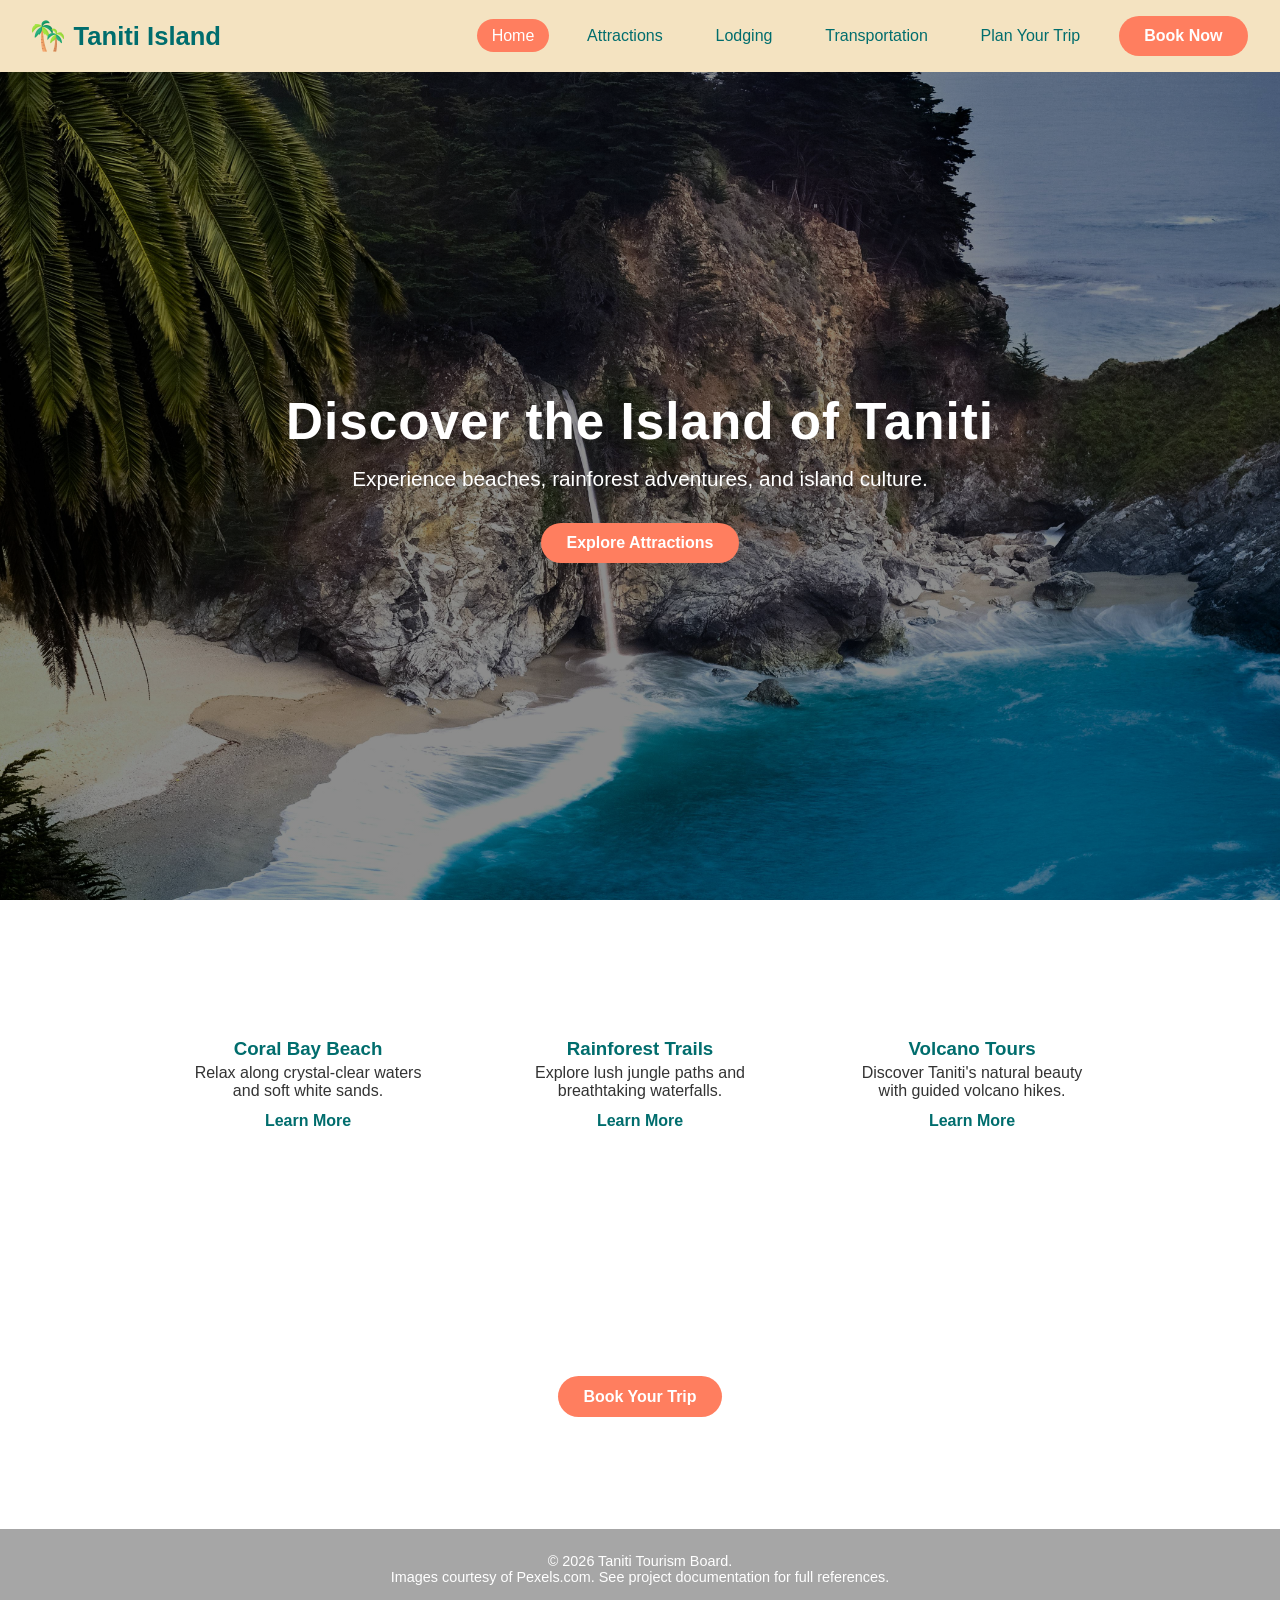
<file: index.html>
<!DOCTYPE html>
<html lang="en">
<head>
  <meta charset="UTF-8" />
  <title>Taniti Tourism</title>
  <meta name="viewport" content="width=device-width, initial-scale=1.0" />
  <link rel="icon" type="image/png" href="favicon.png" />
  <link rel="stylesheet" href="css/styles.css" />
</head>

<body>
  <div id="top"></div>

  <!-- Global navigation -->
  <header>
    <div class="logo">
      <a href="index.html">
        <img src="favicon.png" alt="Taniti logo" />
        <span>Taniti Island</span>
      </a>
    </div>

    <nav aria-label="Primary">
      <ul>
        <li><a class="active" href="index.html">Home</a></li>
        <li><a href="attractions.html">Attractions</a></li>
        <li><a href="lodging.html">Lodging</a></li>
        <li><a href="transportation.html">Transportation</a></li>
        <li><a href="plan.html">Plan Your Trip</a></li>
        <li><a class="btn-primary" href="book.html">Book Now</a></li>
      </ul>
    </nav>
  </header>

  <main>
    <!-- Hero -->
    <section class="hero">
      <div class="hero-content">
        <h1>Discover the Island of Taniti</h1>
        <p>Experience beaches, rainforest adventures, and island culture.</p>
        <a class="btn-primary large" href="attractions.html">Explore Attractions</a>
      </div>
    </section>

    <!-- Highlights -->
    <section class="highlights" aria-labelledby="highlights-title">
      <h2 id="highlights-title">Island Highlights</h2>

      <div class="card-container">
        <article class="card">
          <h3>Coral Bay Beach</h3>
          <p>Relax along crystal-clear waters and soft white sands.</p>
          <a class="btn-secondary" href="attractions.html#coral-bay">Learn More</a>
        </article>

        <article class="card">
          <h3>Rainforest Trails</h3>
          <p>Explore lush jungle paths and breathtaking waterfalls.</p>
          <a class="btn-secondary" href="attractions.html#rainforest-trails">Learn More</a>
        </article>

        <article class="card">
          <h3>Volcano Tours</h3>
          <p>Discover Taniti's natural beauty with guided volcano hikes.</p>
          <a class="btn-secondary" href="attractions.html#volcano-tours">Learn More</a>
        </article>
      </div>
    </section>

    <!-- Primary call-to-action -->
    <section class="cta">
      <h2>Ready to Visit Taniti?</h2>
      <p>Book your island experience today.</p>
      <a class="btn-primary large" href="book.html">Book Your Trip</a>
    </section>
  </main>

  <footer>
    <p>&copy; 2026 Taniti Tourism Board.</p>
    <p>Images courtesy of Pexels.com. See project documentation for full references.</p>
  </footer>
</body>
</html>
</file>
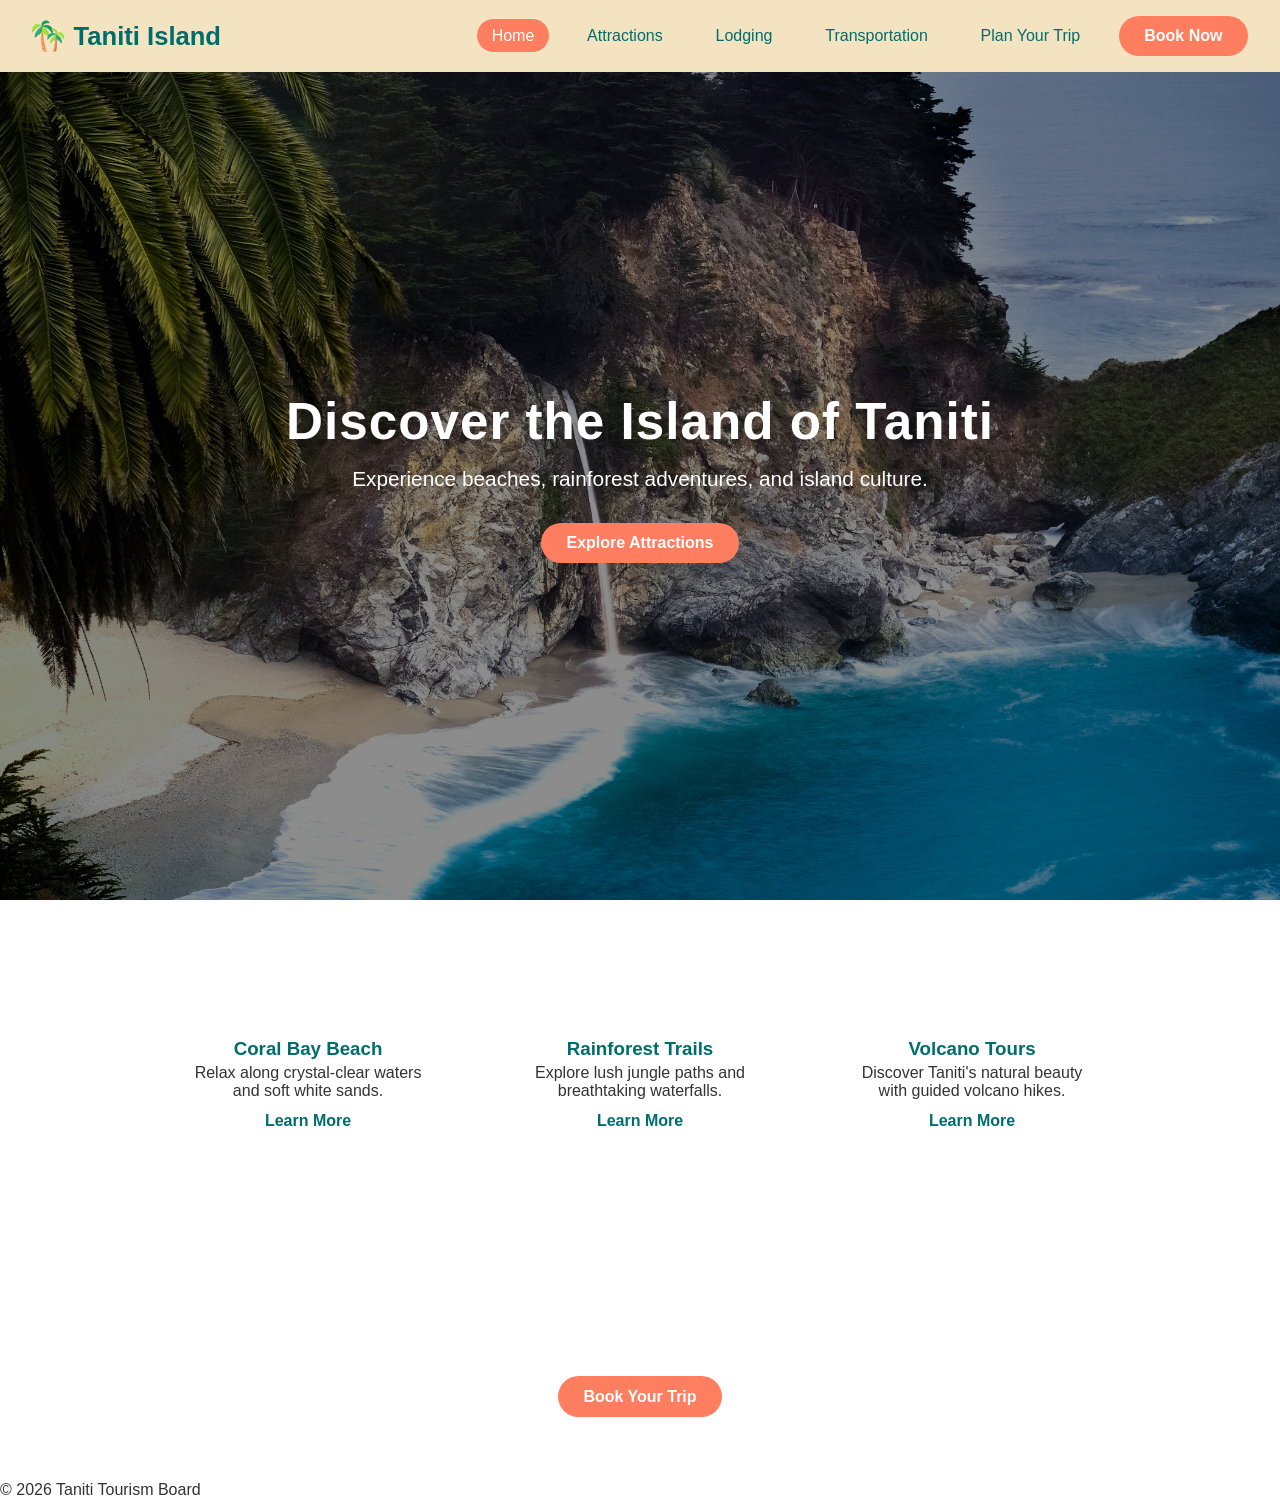
<file: public/index.html>
<!DOCTYPE html>
<html lang="en">
<head>
  <meta charset="UTF-8" />
  <title>Taniti Tourism</title>
  <meta name="viewport" content="width=device-width, initial-scale=1.0" />
  <link rel="icon" type="image/png" href="favicon.png" />
  <link rel="stylesheet" href="css/styles.css" />
</head>

<body>
  <div id="top"></div>

  <!-- Global navigation -->
  <header>
    <div class="logo">
      <a href="index.html">
        <img src="favicon.png" alt="Taniti logo" />
        <span>Taniti Island</span>
      </a>
    </div>

    <nav aria-label="Primary">
      <ul>
        <li><a class="active" href="index.html">Home</a></li>
        <li><a href="attractions.html">Attractions</a></li>
        <li><a href="lodging.html">Lodging</a></li>
        <li><a href="transportation.html">Transportation</a></li>
        <li><a href="plan.html">Plan Your Trip</a></li>
        <li><a class="btn-primary" href="book.html">Book Now</a></li>
      </ul>
    </nav>
  </header>

  <main>
    <!-- Hero -->
    <section class="hero">
      <div class="hero-content">
        <h1>Discover the Island of Taniti</h1>
        <p>Experience beaches, rainforest adventures, and island culture.</p>
        <a class="btn-primary large" href="attractions.html">Explore Attractions</a>
      </div>
    </section>

    <!-- Highlights -->
    <section class="highlights" aria-labelledby="highlights-title">
      <h2 id="highlights-title">Island Highlights</h2>

      <div class="card-container">
        <article class="card">
          <h3>Coral Bay Beach</h3>
          <p>Relax along crystal-clear waters and soft white sands.</p>
          <a class="btn-secondary" href="attractions.html#coral-bay">Learn More</a>
        </article>

        <article class="card">
          <h3>Rainforest Trails</h3>
          <p>Explore lush jungle paths and breathtaking waterfalls.</p>
          <a class="btn-secondary" href="attractions.html#rainforest-trails">Learn More</a>
        </article>

        <article class="card">
          <h3>Volcano Tours</h3>
          <p>Discover Taniti's natural beauty with guided volcano hikes.</p>
          <a class="btn-secondary" href="attractions.html#volcano-tours">Learn More</a>
        </article>
      </div>
    </section>

    <!-- Primary call-to-action -->
    <section class="cta">
      <h2>Ready to Visit Taniti?</h2>
      <p>Book your island experience today.</p>
      <a class="btn-primary large" href="book.html">Book Your Trip</a>
    </section>
  </main>

  <footer>
    <p>&copy; 2026 Taniti Tourism Board</p>
  </footer>
</body>
</html>
</file>
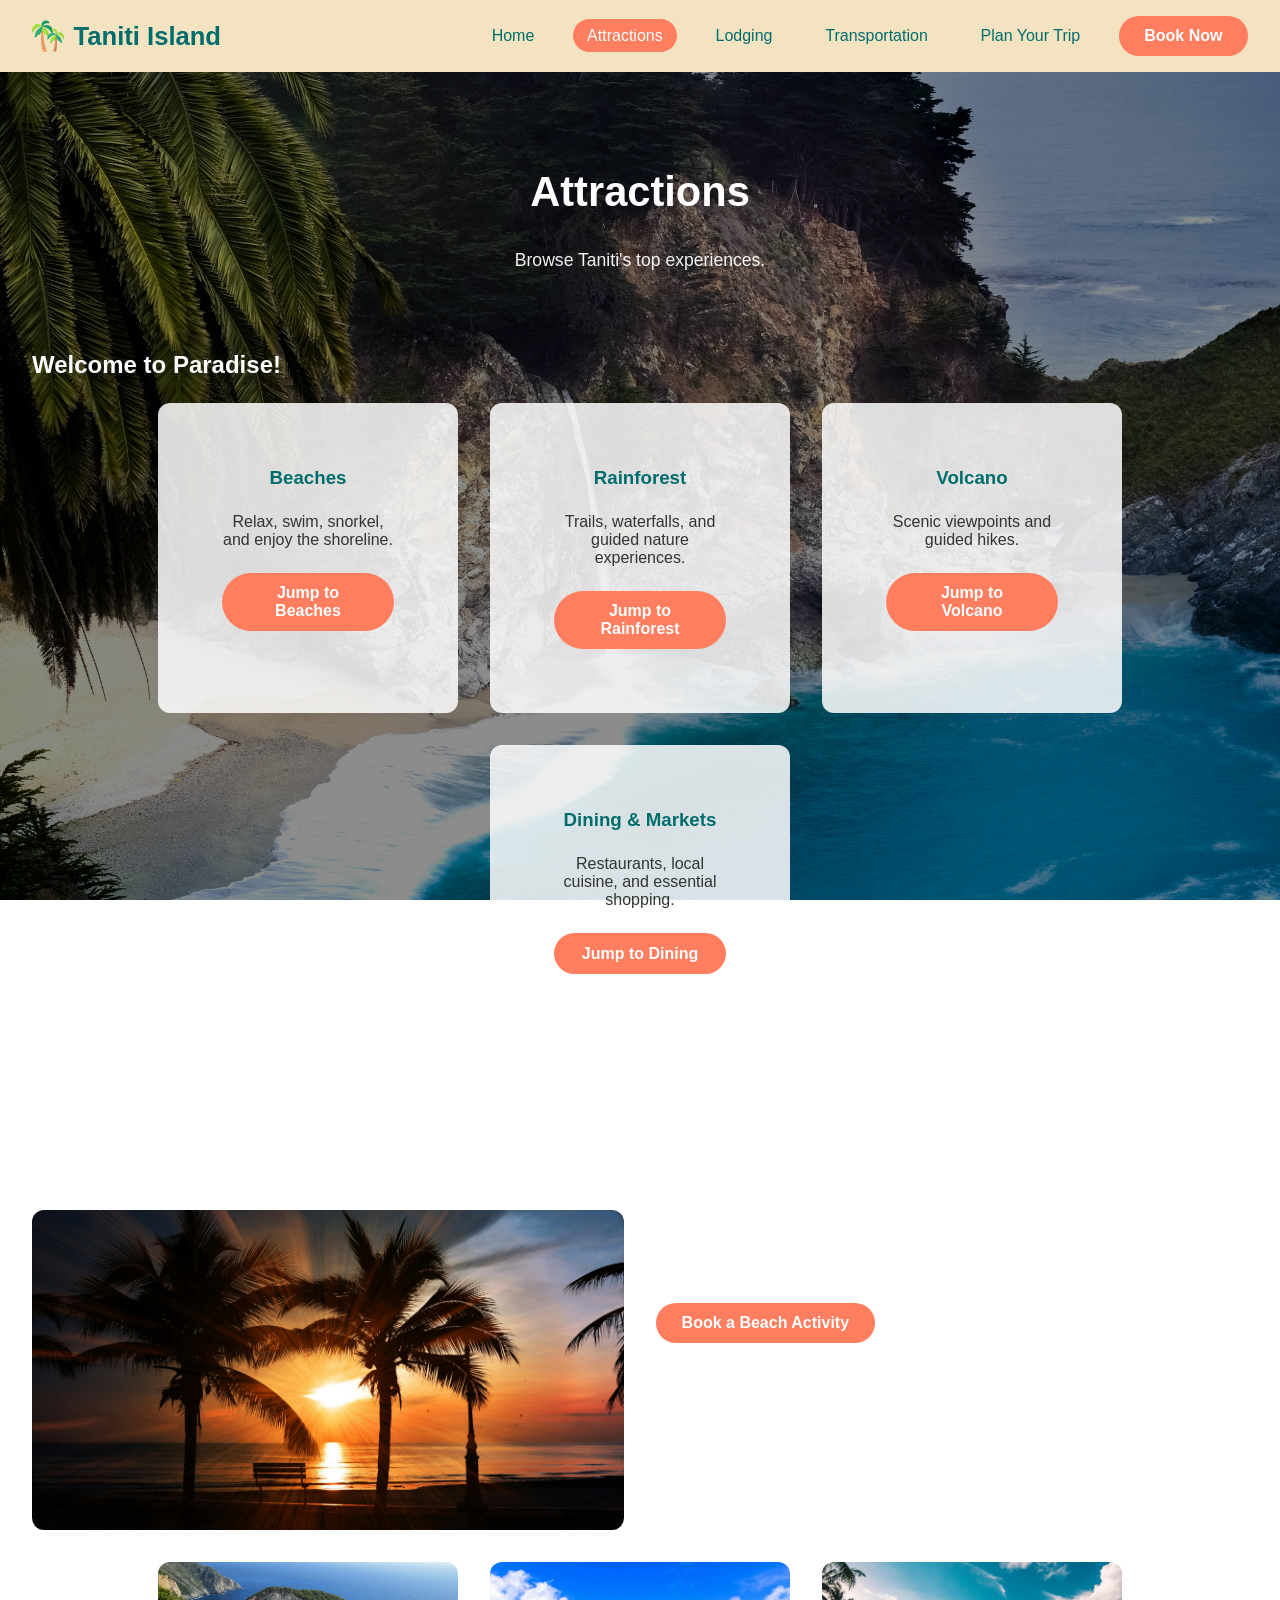
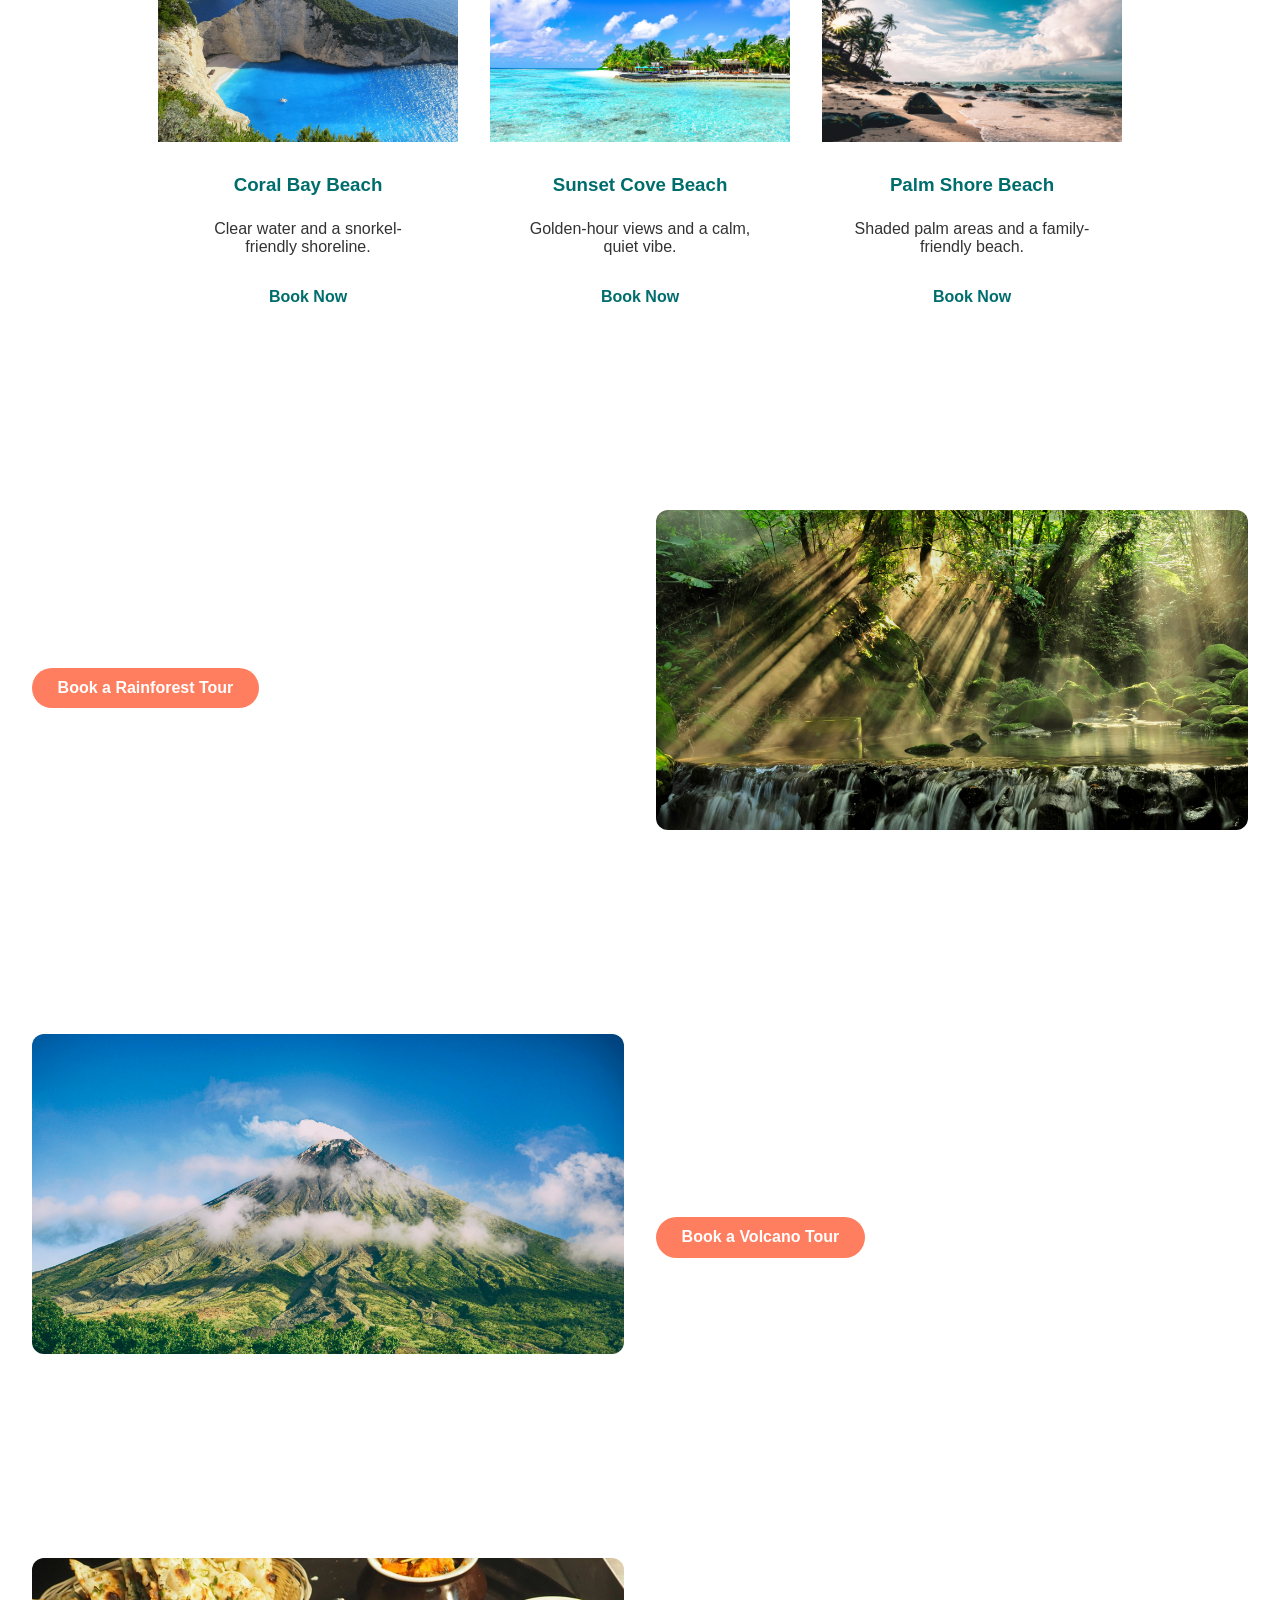
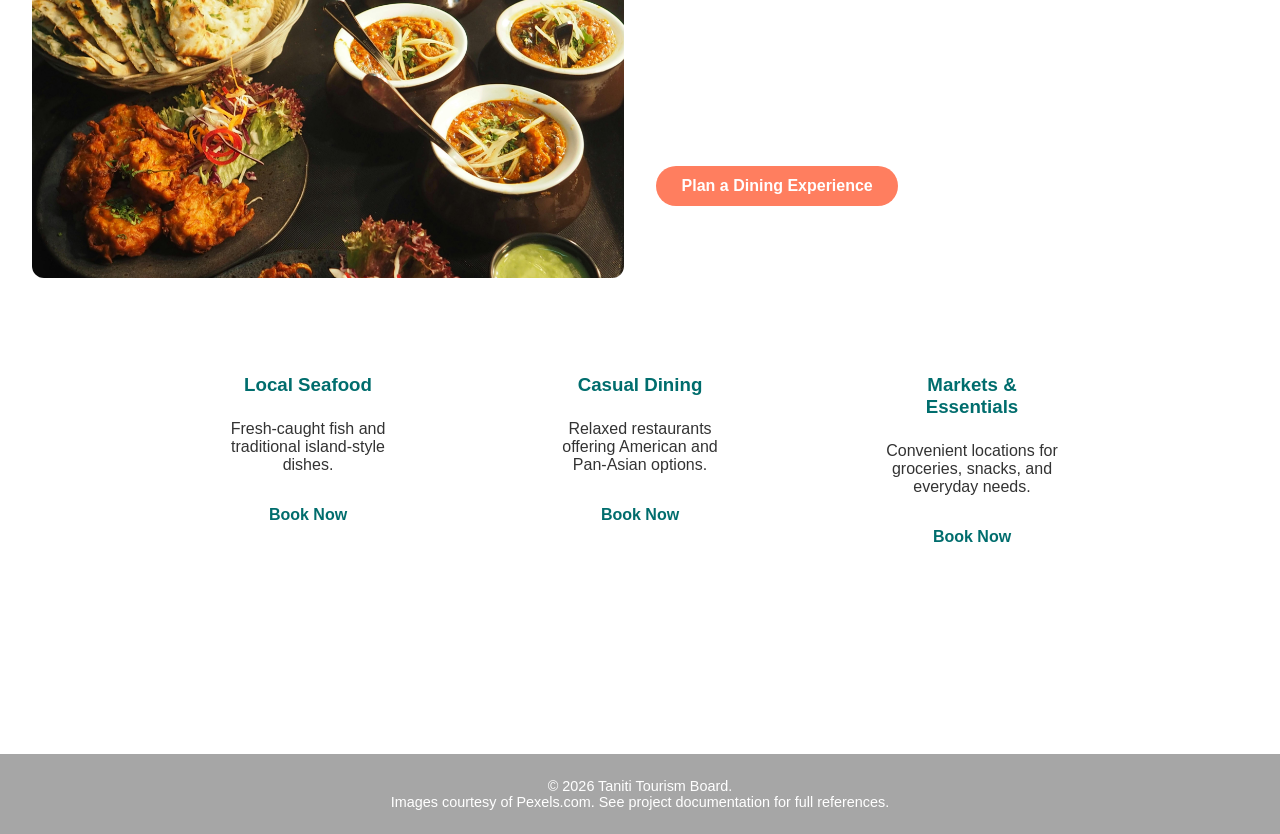
<file: attractions.html>
<!DOCTYPE html>
<html lang="en">
<head>
  <meta charset="UTF-8" />
  <title>Attractions | Taniti Tourism</title>
  <meta name="viewport" content="width=device-width, initial-scale=1.0" />
  <link rel="icon" type="image/png" href="favicon.png" />
  <link rel="stylesheet" href="css/styles.css" />
</head>

<body>
  <div id="top"></div>

  <!-- Global navigation -->
  <header>
    <div class="logo">
      <a href="index.html">
        <img src="favicon.png" alt="Taniti logo" />
        <span>Taniti Island</span>
      </a>
    </div>

    <nav aria-label="Primary">
      <ul>
        <li><a href="index.html">Home</a></li>
        <li><a class="active" href="attractions.html">Attractions</a></li>
        <li><a href="lodging.html">Lodging</a></li>
        <li><a href="transportation.html">Transportation</a></li>
        <li><a href="plan.html">Plan Your Trip</a></li>
        <li><a class="btn-primary" href="book.html">Book Now</a></li>
      </ul>
    </nav>
  </header>

  <main class="page">
    <!-- Page header -->
    <section class="page-hero">
      <h1>Attractions</h1>
      <p>Browse Taniti's top experiences.</p>
    </section>

    <!-- Overview -->
    <section class="section" aria-labelledby="overview-title">
      <h2 id="overview-title">Welcome to Paradise!</h2>

      <div class="card-container">
        <article class="card">
          <div class="card-content">
            <h3>Beaches</h3>
            <p>Relax, swim, snorkel, and enjoy the shoreline.</p>
            <a class="btn-primary" href="#beaches">Jump to Beaches</a>
          </div>
        </article>

        <article class="card">
          <div class="card-content">
            <h3>Rainforest</h3>
            <p>Trails, waterfalls, and guided nature experiences.</p>
            <a class="btn-primary" href="#rainforest">Jump to Rainforest</a>
          </div>
        </article>

        <article class="card">
          <div class="card-content">
            <h3>Volcano</h3>
            <p>Scenic viewpoints and guided hikes.</p>
            <a class="btn-primary" href="#volcano">Jump to Volcano</a>
          </div>
        </article>

        <article class="card">
          <div class="card-content">
            <h3>Dining &amp; Markets</h3>
            <p>Restaurants, local cuisine, and essential shopping.</p>
            <a class="btn-primary" href="#dining">Jump to Dining</a>
          </div>
        </article>
      </div>
    </section>

    <!-- Beaches -->
    <section id="beaches" class="section anchor-offset" aria-labelledby="beaches-title">
      <div class="section-header">
        <h2 id="beaches-title">Beaches</h2>
        <a class="back-to-top" href="#top">Back to top</a>
      </div>

      <div class="grid-2">
        <div class="media">
          <img src="images/beach-sunset.jpg" alt="Sunset at a Taniti beach" />
        </div>

        <div class="section-copy">
          <p>
            Taniti's beaches offer calm water, soft sand, and plenty of space to relax. Choose a beach below
            based on the vibe you want—quiet sunsets, family-friendly shoreline, or snorkeling views.
          </p>
          <a class="btn-primary" href="book.html">Book a Beach Activity</a>
        </div>
      </div>

      <!-- Anchor targets for homepage highlights -->
      <div id="coral-bay" class="anchor-offset"></div>

      <div class="card-container">
        <article class="card">
          <img src="images/coral-bay.jpg" alt="Coral Bay Beach shoreline" />
          <div class="card-content">
            <h3>Coral Bay Beach</h3>
            <p>Clear water and a snorkel-friendly shoreline.</p>
            <a class="btn-secondary" href="book.html">Book Now</a>
          </div>
        </article>

        <article class="card">
          <img src="images/sunset-cove.jpg" alt="Sunset Cove Beach shoreline" />
          <div class="card-content">
            <h3>Sunset Cove Beach</h3>
            <p>Golden-hour views and a calm, quiet vibe.</p>
            <a class="btn-secondary" href="book.html">Book Now</a>
          </div>
        </article>

        <article class="card">
          <img src="images/palm-shore.jpg" alt="Palm Shore Beach shoreline" />
          <div class="card-content">
            <h3>Palm Shore Beach</h3>
            <p>Shaded palm areas and a family-friendly beach.</p>
            <a class="btn-secondary" href="book.html">Book Now</a>
          </div>
        </article>
      </div>
    </section>

    <!-- Rainforest -->
    <section id="rainforest" class="section anchor-offset" aria-labelledby="rainforest-title">
      <div class="section-header">
        <h2 id="rainforest-title">Rainforest</h2>
        <a class="back-to-top" href="#top">Back to top</a>
      </div>

      <!-- Anchor target for homepage highlights -->
      <div id="rainforest-trails" class="anchor-offset"></div>

      <div class="grid-2">
        <div class="section-copy">
          <p>
            Explore rainforest trails and waterfall viewpoints. Options include short scenic walks or guided
            hikes for visitors who want a deeper nature experience.
          </p>
          <ul class="bullets">
            <li>Trail difficulty options (easy–moderate)</li>
            <li>Waterfall viewpoints</li>
            <li>Guided tours available</li>
          </ul>
          <a class="btn-primary" href="book.html">Book a Rainforest Tour</a>
        </div>

        <div class="media">
          <img src="images/rainforest.jpg" alt="Rainforest view with trees and mist" />
        </div>
      </div>
    </section>

    <!-- Volcano -->
    <section id="volcano" class="section anchor-offset" aria-labelledby="volcano-title">
      <div class="section-header">
        <h2 id="volcano-title">Volcano</h2>
        <a class="back-to-top" href="#top">Back to top</a>
      </div>

      <!-- Anchor target for homepage highlights -->
      <div id="volcano-tours" class="anchor-offset"></div>

      <div class="grid-2">
        <div class="media">
          <img src="images/volcano.jpg" alt="Green volcanic landscape with a distant peak" />
        </div>

        <div class="section-copy">
          <p>
            Visit scenic overlooks and take guided hikes to learn about Taniti’s volcanic landscape. Great for
            photo opportunities and visitors who want a signature island experience.
          </p>
          <ul class="bullets">
            <li>Viewpoints and photo stops</li>
            <li>Guided hike options</li>
            <li>Recommended: comfortable shoes + water</li>
          </ul>
          <a class="btn-primary" href="book.html">Book a Volcano Tour</a>
        </div>
      </div>
    </section>

    <!-- Dining & Markets -->
    <section id="dining" class="section anchor-offset" aria-labelledby="dining-title">
      <div class="section-header">
        <h2 id="dining-title">Dining &amp; Markets</h2>
        <a class="back-to-top" href="#top">Back to top</a>
      </div>

      <div class="grid-2">
        <div class="media">
          <img src="images/dining.jpg" alt="Local dining and markets in Taniti" />
        </div>

        <div class="section-copy">
          <p>
            Taniti offers a variety of dining options and local markets that reflect the island’s culture and flavors.
            Visitors can enjoy fresh seafood, local rice dishes, American-style meals, and Pan-Asian cuisine.
          </p>

          <ul class="bullets">
            <li>Approximately 10 restaurants across the island</li>
            <li>Two supermarkets and two small grocery stores</li>
            <li>One 24-hour convenience store</li>
            <li>Many entertainment venues located in Merriton Landing</li>
          </ul>

          <a class="btn-primary" href="book.html">Plan a Dining Experience</a>
        </div>
      </div>

      <div class="card-container">
        <article class="card">
          <div class="card-content">
            <h3>Local Seafood</h3>
            <p>Fresh-caught fish and traditional island-style dishes.</p>
            <a class="btn-secondary" href="book.html">Book Now</a>
          </div>
        </article>

        <article class="card">
          <div class="card-content">
            <h3>Casual Dining</h3>
            <p>Relaxed restaurants offering American and Pan-Asian options.</p>
            <a class="btn-secondary" href="book.html">Book Now</a>
          </div>
        </article>

        <article class="card">
          <div class="card-content">
            <h3>Markets &amp; Essentials</h3>
            <p>Convenient locations for groceries, snacks, and everyday needs.</p>
            <a class="btn-secondary" href="book.html">Book Now</a>
          </div>
        </article>
      </div>
    </section>
  </main>

  <footer>
    <p>&copy; 2026 Taniti Tourism Board.</p>
    <p>Images courtesy of Pexels.com. See project documentation for full references.</p>
  </footer>
</body>
</html>
</file>
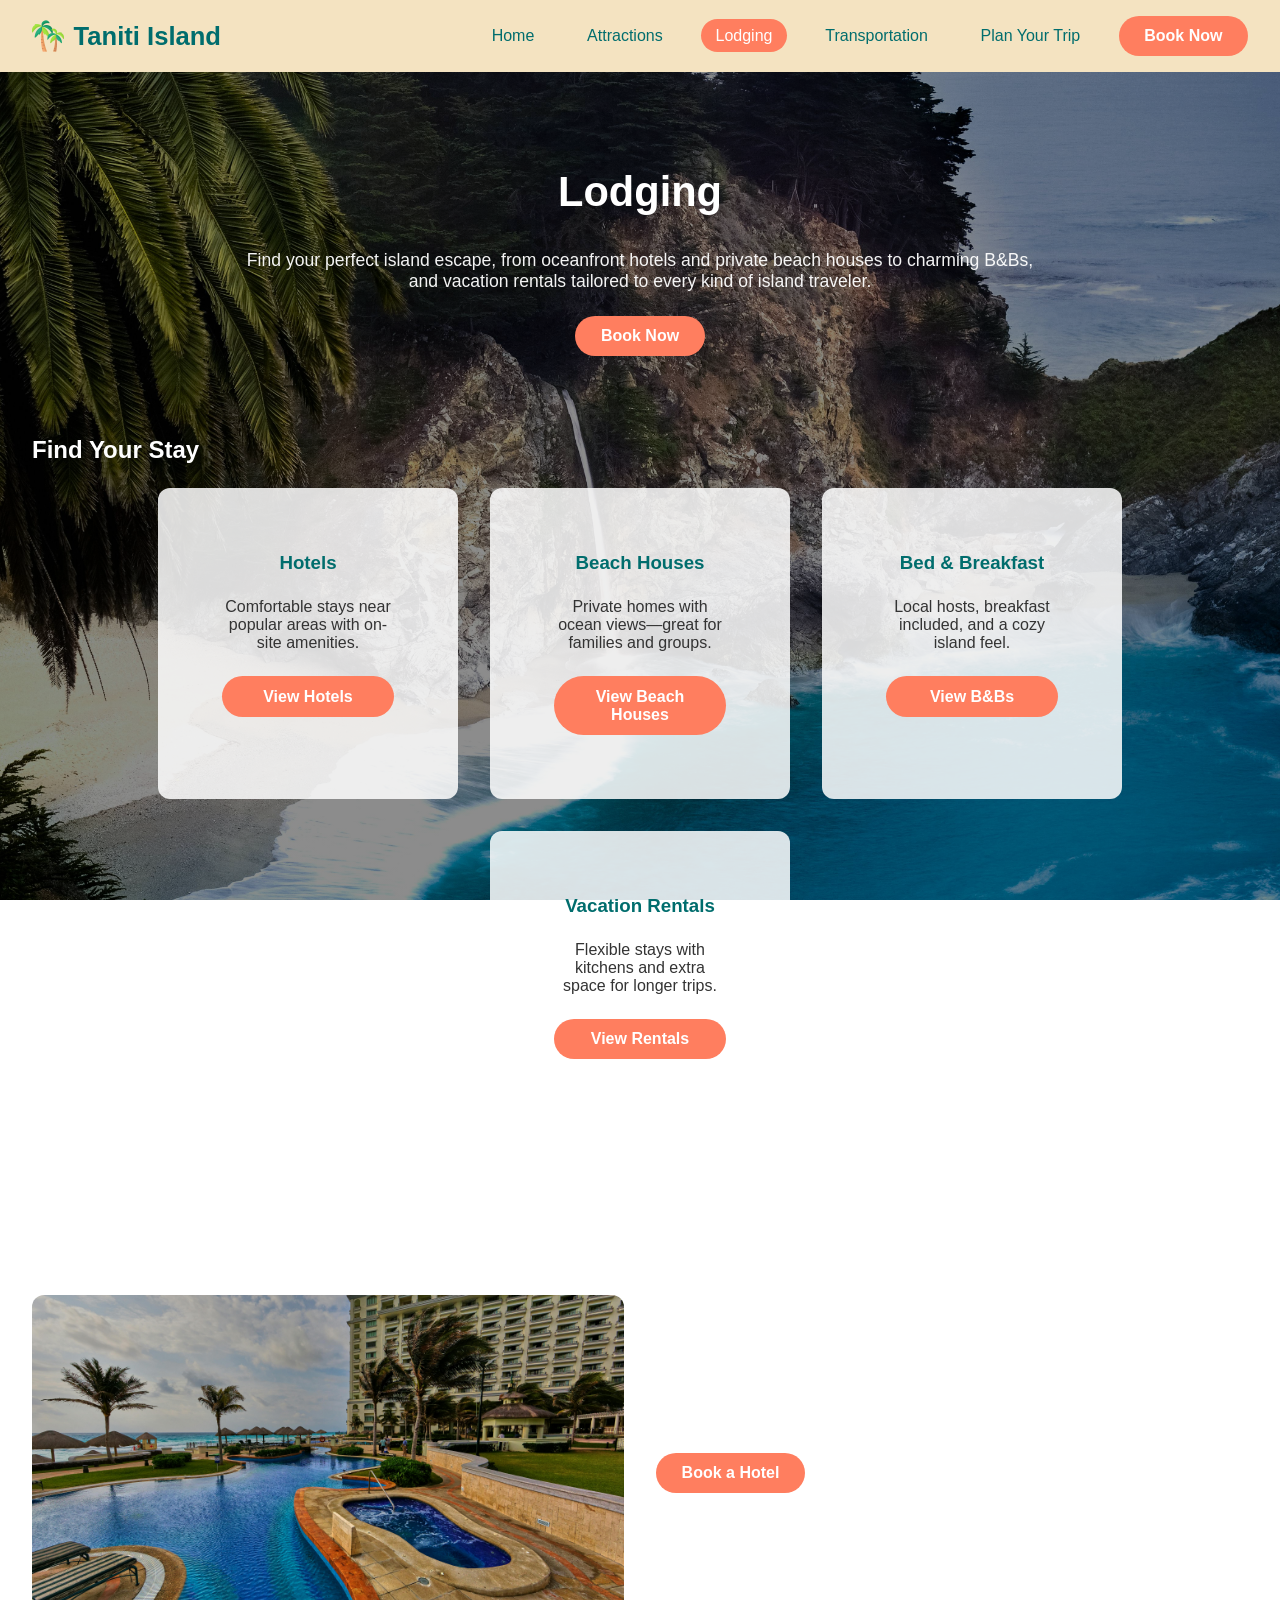
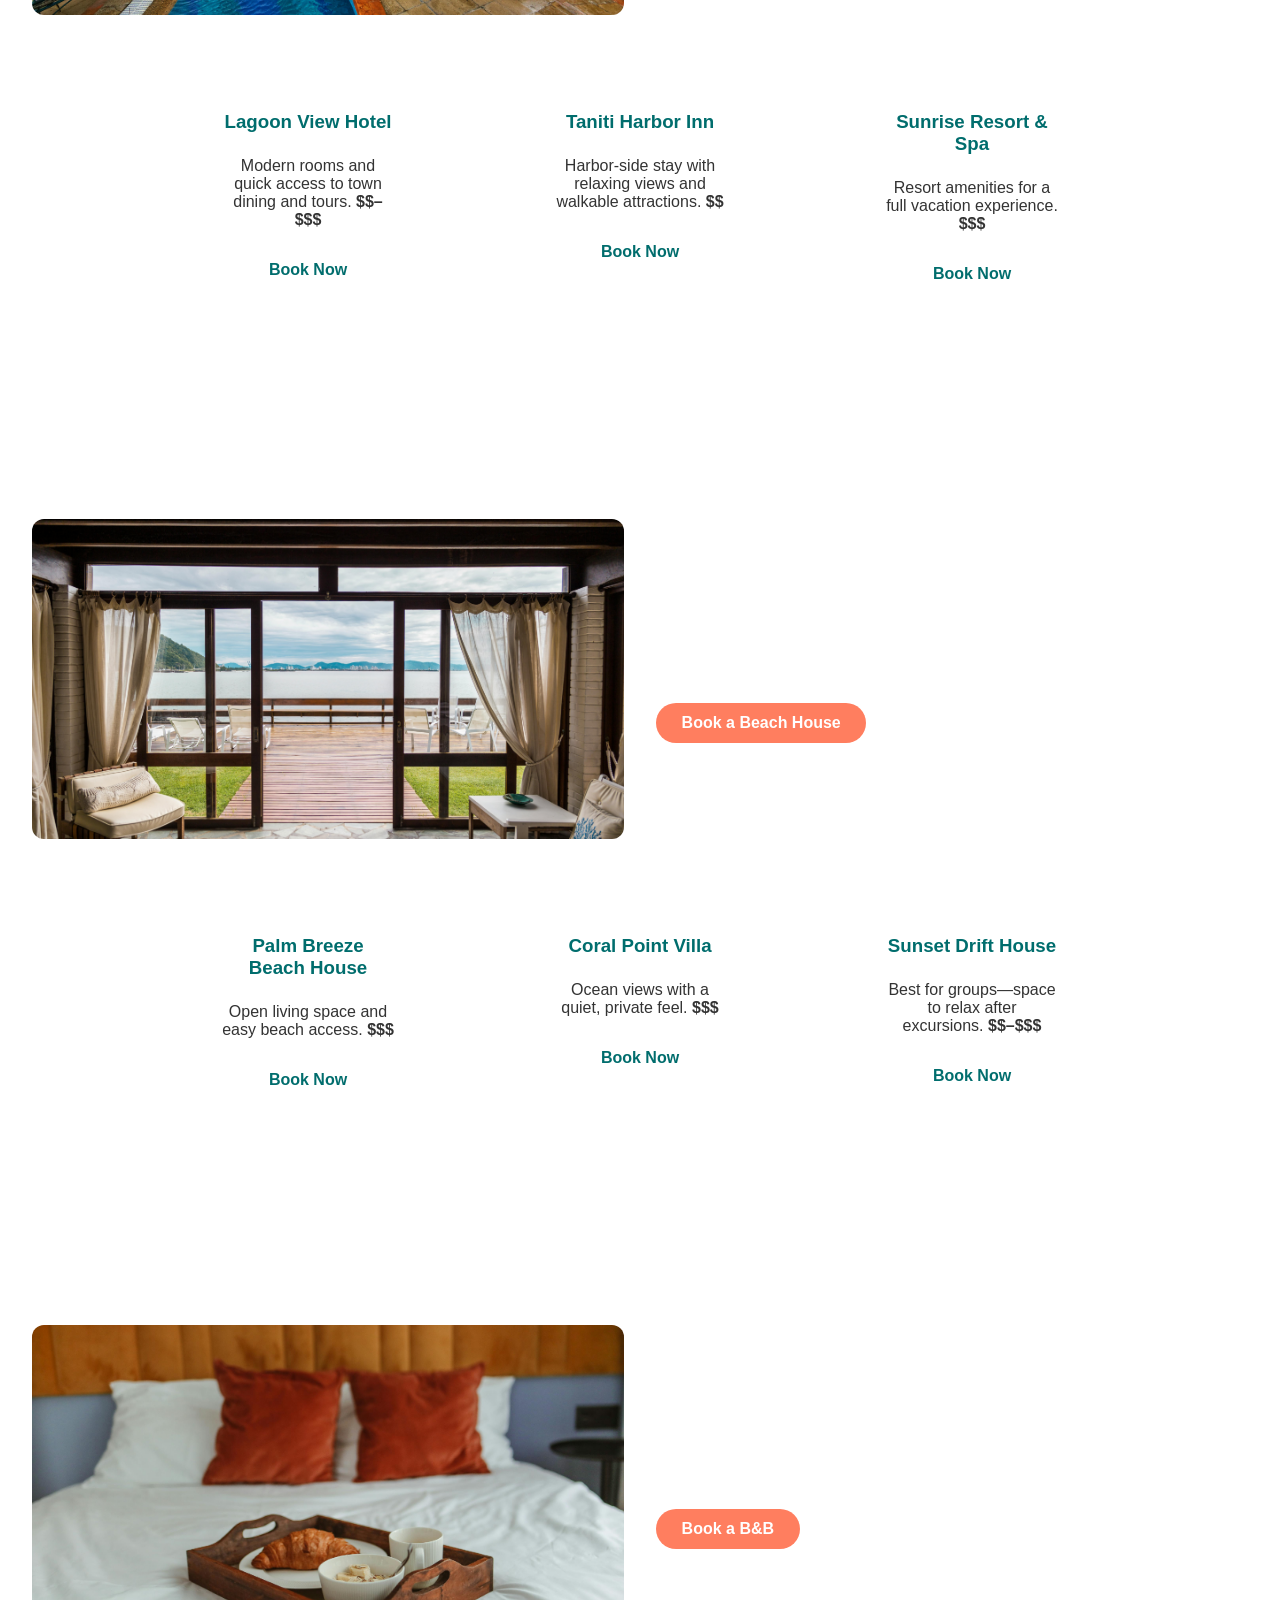
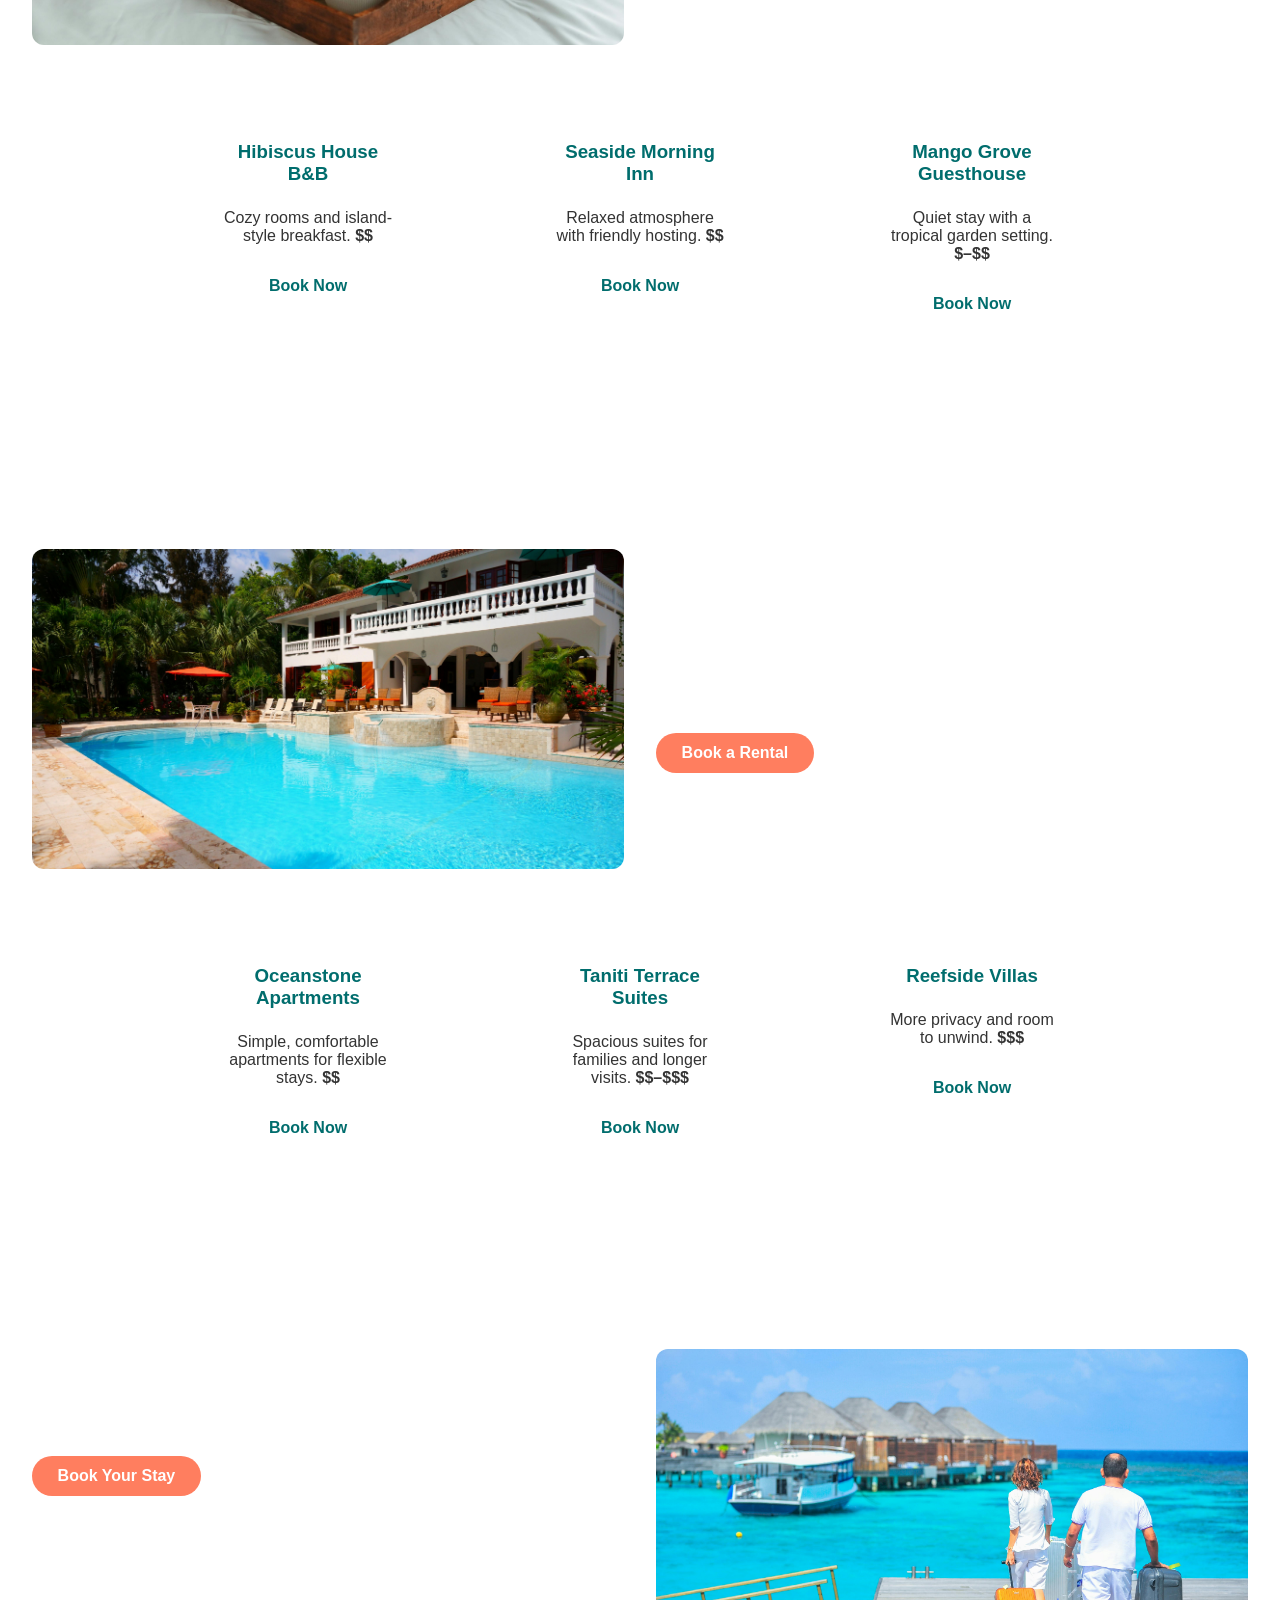
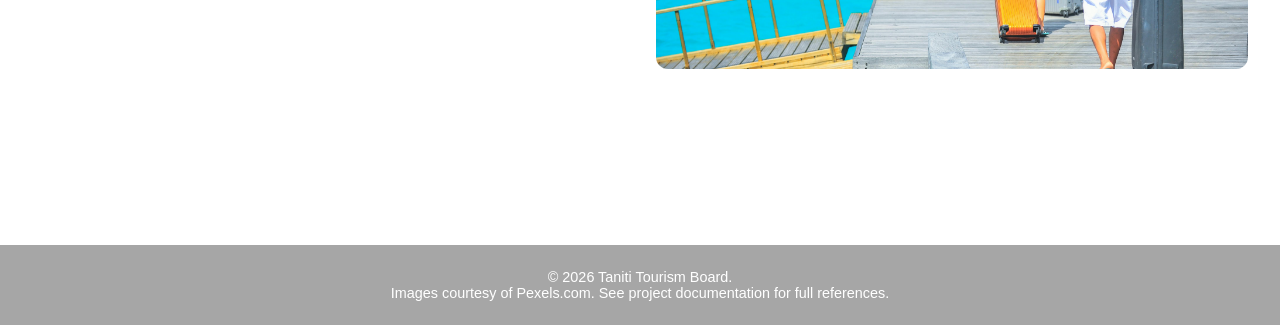
<file: lodging.html>
<!DOCTYPE html>
<html lang="en">
<head>
  <meta charset="UTF-8" />
  <title>Lodging | Taniti Tourism</title>
  <meta name="viewport" content="width=device-width, initial-scale=1.0" />
  <link rel="icon" type="image/png" href="favicon.png" />
  <link rel="stylesheet" href="css/styles.css" />
</head>

<body>
  <div id="top"></div>

  <!-- Global navigation -->
  <header>
    <div class="logo">
      <a href="index.html">
        <img src="favicon.png" alt="Taniti logo" />
        <span>Taniti Island</span>
      </a>
    </div>

    <nav aria-label="Primary">
      <ul>
        <li><a href="index.html">Home</a></li>
        <li><a href="attractions.html">Attractions</a></li>
        <li><a class="active" href="lodging.html">Lodging</a></li>
        <li><a href="transportation.html">Transportation</a></li>
        <li><a href="plan.html">Plan Your Trip</a></li>
        <li><a class="btn-primary" href="book.html">Book Now</a></li>
      </ul>
    </nav>
  </header>

  <main class="page">
    <!-- Page header -->
    <section class="page-hero">
      <h1>Lodging</h1>
      <p>
        Find your perfect island escape, from oceanfront hotels and private beach houses to charming B&amp;Bs,
        and vacation rentals tailored to every kind of island traveler.
      </p>
      <a class="btn-primary" href="book.html">Book Now</a>
    </section>

    <!-- Overview -->
    <section class="section" aria-labelledby="lodging-overview-title">
      <h2 id="lodging-overview-title">Find Your Stay</h2>

      <div class="card-container">
        <article class="card">
          <div class="card-content">
            <h3>Hotels</h3>
            <p>Comfortable stays near popular areas with on-site amenities.</p>
            <a class="btn-primary" href="#hotels">View Hotels</a>
          </div>
        </article>

        <article class="card">
          <div class="card-content">
            <h3>Beach Houses</h3>
            <p>Private homes with ocean views—great for families and groups.</p>
            <a class="btn-primary" href="#beach-houses">View Beach Houses</a>
          </div>
        </article>

        <article class="card">
          <div class="card-content">
            <h3>Bed &amp; Breakfast</h3>
            <p>Local hosts, breakfast included, and a cozy island feel.</p>
            <a class="btn-primary" href="#bnb">View B&amp;Bs</a>
          </div>
        </article>

        <article class="card">
          <div class="card-content">
            <h3>Vacation Rentals</h3>
            <p>Flexible stays with kitchens and extra space for longer trips.</p>
            <a class="btn-primary" href="#vacation-rentals">View Rentals</a>
          </div>
        </article>
      </div>
    </section>

    <!-- Hotels -->
    <section id="hotels" class="section anchor-offset" aria-labelledby="hotels-title">
      <div class="section-header">
        <h2 id="hotels-title">Hotels</h2>
        <a class="back-to-top" href="#top">Back to top</a>
      </div>

      <div class="grid-2">
        <div class="media">
          <img src="images/hotel1.jpg" alt="Hotel exterior on Taniti" />
        </div>

        <div class="section-copy">
          <p>
            Hotels are a convenient option for visitors who want easy access to dining, tours, and transportation.
            Many locations offer front-desk support and flexible booking.
          </p>
          <ul class="bullets">
            <li>Recommended for: first-time visitors, business travelers, short stays</li>
            <li>Typical amenities: Wi-Fi, concierge support, on-site dining</li>
            <li>Booking tip: reserve early during peak travel weeks</li>
          </ul>
          <a class="btn-primary" href="book.html">Book a Hotel</a>
        </div>
      </div>

      <div class="card-container">
        <article class="card">
          <div class="card-content">
            <h3>Lagoon View Hotel</h3>
            <p>Modern rooms and quick access to town dining and tours. <strong>$$–$$$</strong></p>
            <a class="btn-secondary" href="book.html">Book Now</a>
          </div>
        </article>

        <article class="card">
          <div class="card-content">
            <h3>Taniti Harbor Inn</h3>
            <p>Harbor-side stay with relaxing views and walkable attractions. <strong>$$</strong></p>
            <a class="btn-secondary" href="book.html">Book Now</a>
          </div>
        </article>

        <article class="card">
          <div class="card-content">
            <h3>Sunrise Resort &amp; Spa</h3>
            <p>Resort amenities for a full vacation experience. <strong>$$$</strong></p>
            <a class="btn-secondary" href="book.html">Book Now</a>
          </div>
        </article>
      </div>
    </section>

    <!-- Beach Houses -->
    <section id="beach-houses" class="section anchor-offset" aria-labelledby="beach-houses-title">
      <div class="section-header">
        <h2 id="beach-houses-title">Beach Houses</h2>
        <a class="back-to-top" href="#top">Back to top</a>
      </div>

      <div class="grid-2">
        <div class="media">
          <img src="images/beach-house.jpg" alt="Beach house on Taniti" />
        </div>

        <div class="section-copy">
          <p>
            Beach houses are ideal for families and groups who want space, privacy, and an oceanfront atmosphere.
            Many homes include kitchens and outdoor areas for relaxing after a day of exploring.
          </p>
          <ul class="bullets">
            <li>Recommended for: families, groups, longer stays</li>
            <li>Typical amenities: full kitchen, multiple bedrooms, outdoor seating</li>
            <li>Booking tip: confirm occupancy limits and check-in details</li>
          </ul>
          <a class="btn-primary" href="book.html">Book a Beach House</a>
        </div>
      </div>

      <div class="card-container">
        <article class="card">
          <div class="card-content">
            <h3>Palm Breeze Beach House</h3>
            <p>Open living space and easy beach access. <strong>$$$</strong></p>
            <a class="btn-secondary" href="book.html">Book Now</a>
          </div>
        </article>

        <article class="card">
          <div class="card-content">
            <h3>Coral Point Villa</h3>
            <p>Ocean views with a quiet, private feel. <strong>$$$</strong></p>
            <a class="btn-secondary" href="book.html">Book Now</a>
          </div>
        </article>

        <article class="card">
          <div class="card-content">
            <h3>Sunset Drift House</h3>
            <p>Best for groups—space to relax after excursions. <strong>$$–$$$</strong></p>
            <a class="btn-secondary" href="book.html">Book Now</a>
          </div>
        </article>
      </div>
    </section>

    <!-- Bed & Breakfast -->
    <section id="bnb" class="section anchor-offset" aria-labelledby="bnb-title">
      <div class="section-header">
        <h2 id="bnb-title">Bed &amp; Breakfast</h2>
        <a class="back-to-top" href="#top">Back to top</a>
      </div>

      <div class="grid-2">
        <div class="media">
          <img src="images/bnb.jpg" alt="Bed and breakfast on Taniti" />
        </div>

        <div class="section-copy">
          <p>
            Bed &amp; Breakfast stays offer a quieter experience with local hosts and a personal touch. These are a
            great option for visitors who enjoy a relaxed schedule and local recommendations.
          </p>
          <ul class="bullets">
            <li>Recommended for: couples, solo travelers, visitors who prefer a quiet stay</li>
            <li>Typical amenities: breakfast included, local guidance, smaller property size</li>
            <li>Booking tip: note breakfast times and any dietary options</li>
          </ul>
          <a class="btn-primary" href="book.html">Book a B&amp;B</a>
        </div>
      </div>

      <div class="card-container">
        <article class="card">
          <div class="card-content">
            <h3>Hibiscus House B&amp;B</h3>
            <p>Cozy rooms and island-style breakfast. <strong>$$</strong></p>
            <a class="btn-secondary" href="book.html">Book Now</a>
          </div>
        </article>

        <article class="card">
          <div class="card-content">
            <h3>Seaside Morning Inn</h3>
            <p>Relaxed atmosphere with friendly hosting. <strong>$$</strong></p>
            <a class="btn-secondary" href="book.html">Book Now</a>
          </div>
        </article>

        <article class="card">
          <div class="card-content">
            <h3>Mango Grove Guesthouse</h3>
            <p>Quiet stay with a tropical garden setting. <strong>$–$$</strong></p>
            <a class="btn-secondary" href="book.html">Book Now</a>
          </div>
        </article>
      </div>
    </section>

    <!-- Vacation Rentals -->
    <section id="vacation-rentals" class="section anchor-offset" aria-labelledby="rentals-title">
      <div class="section-header">
        <h2 id="rentals-title">Vacation Rentals</h2>
        <a class="back-to-top" href="#top">Back to top</a>
      </div>

      <div class="grid-2">
        <div class="media">
          <img src="images/rental.jpg" alt="Vacation rental on Taniti" />
        </div>

        <div class="section-copy">
          <p>
            Vacation rentals work well for visitors who want flexibility and extra space. Many rentals include
            kitchens, laundry, and living areas that make longer stays more comfortable.
          </p>
          <ul class="bullets">
            <li>Recommended for: longer stays, families, remote workers</li>
            <li>Typical amenities: kitchen, laundry, living space</li>
            <li>Booking tip: check cancellation policy and cleaning fees</li>
          </ul>
          <a class="btn-primary" href="book.html">Book a Rental</a>
        </div>
      </div>

      <div class="card-container">
        <article class="card">
          <div class="card-content">
            <h3>Oceanstone Apartments</h3>
            <p>Simple, comfortable apartments for flexible stays. <strong>$$</strong></p>
            <a class="btn-secondary" href="book.html">Book Now</a>
          </div>
        </article>

        <article class="card">
          <div class="card-content">
            <h3>Taniti Terrace Suites</h3>
            <p>Spacious suites for families and longer visits. <strong>$$–$$$</strong></p>
            <a class="btn-secondary" href="book.html">Book Now</a>
          </div>
        </article>

        <article class="card">
          <div class="card-content">
            <h3>Reefside Villas</h3>
            <p>More privacy and room to unwind. <strong>$$$</strong></p>
            <a class="btn-secondary" href="book.html">Book Now</a>
          </div>
        </article>
      </div>
    </section>

    <!-- Lodging tips -->
    <section class="section" aria-labelledby="lodging-tips-title">
      <h2 id="lodging-tips-title">Lodging Tips</h2>

      <div class="grid-2">
        <div class="section-copy">
          <ul class="bullets">
            <li>Confirm check-in and check-out times before arrival.</li>
            <li>Ask about accessibility needs when booking.</li>
            <li>Review cancellation policies for changes in travel plans.</li>
          </ul>
          <a class="btn-primary" href="book.html">Book Your Stay</a>
        </div>

        <div class="media">
          <img src="images/lodging-tips.jpg" alt="People arriving at Taniti" />
        </div>
      </div>
    </section>
  </main>

  <footer>
    <p>&copy; 2026 Taniti Tourism Board.</p>
    <p>Images courtesy of Pexels.com. See project documentation for full references.</p>
  </footer>
</body>
</html>
</file>
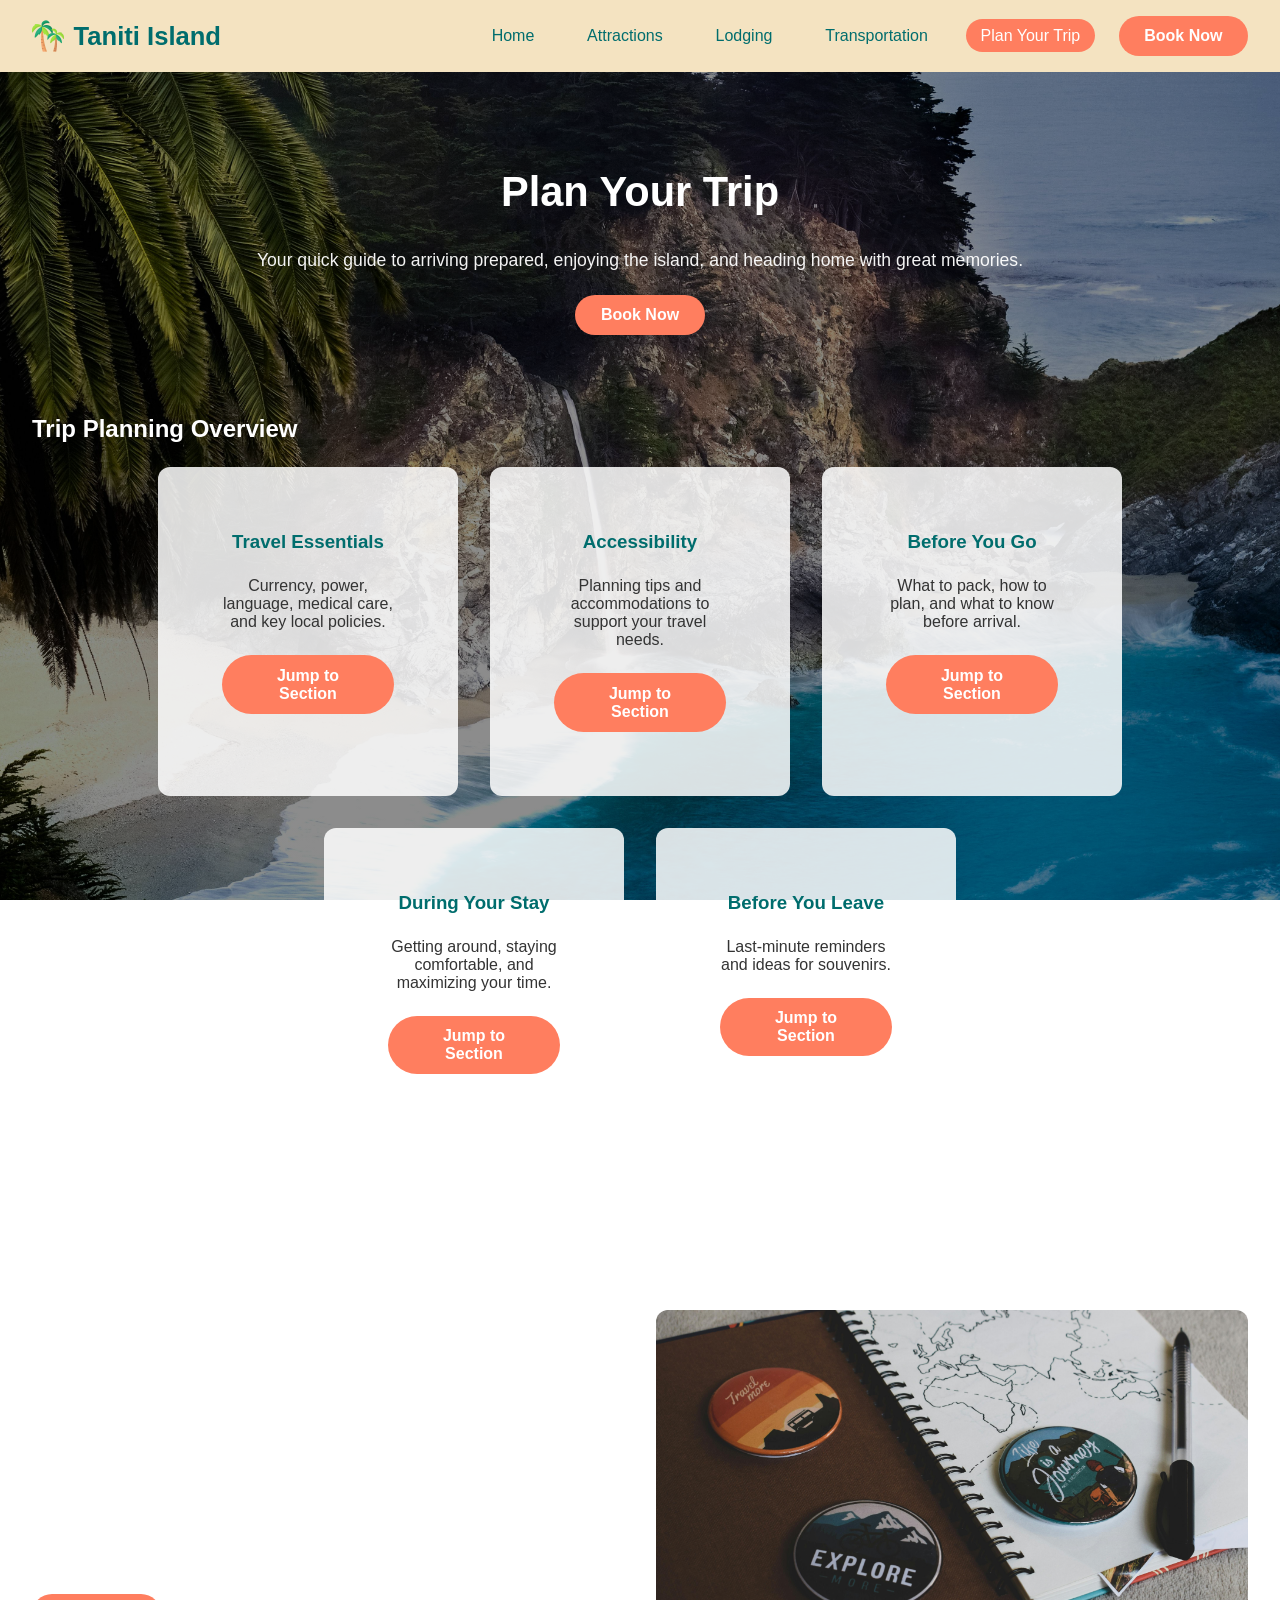
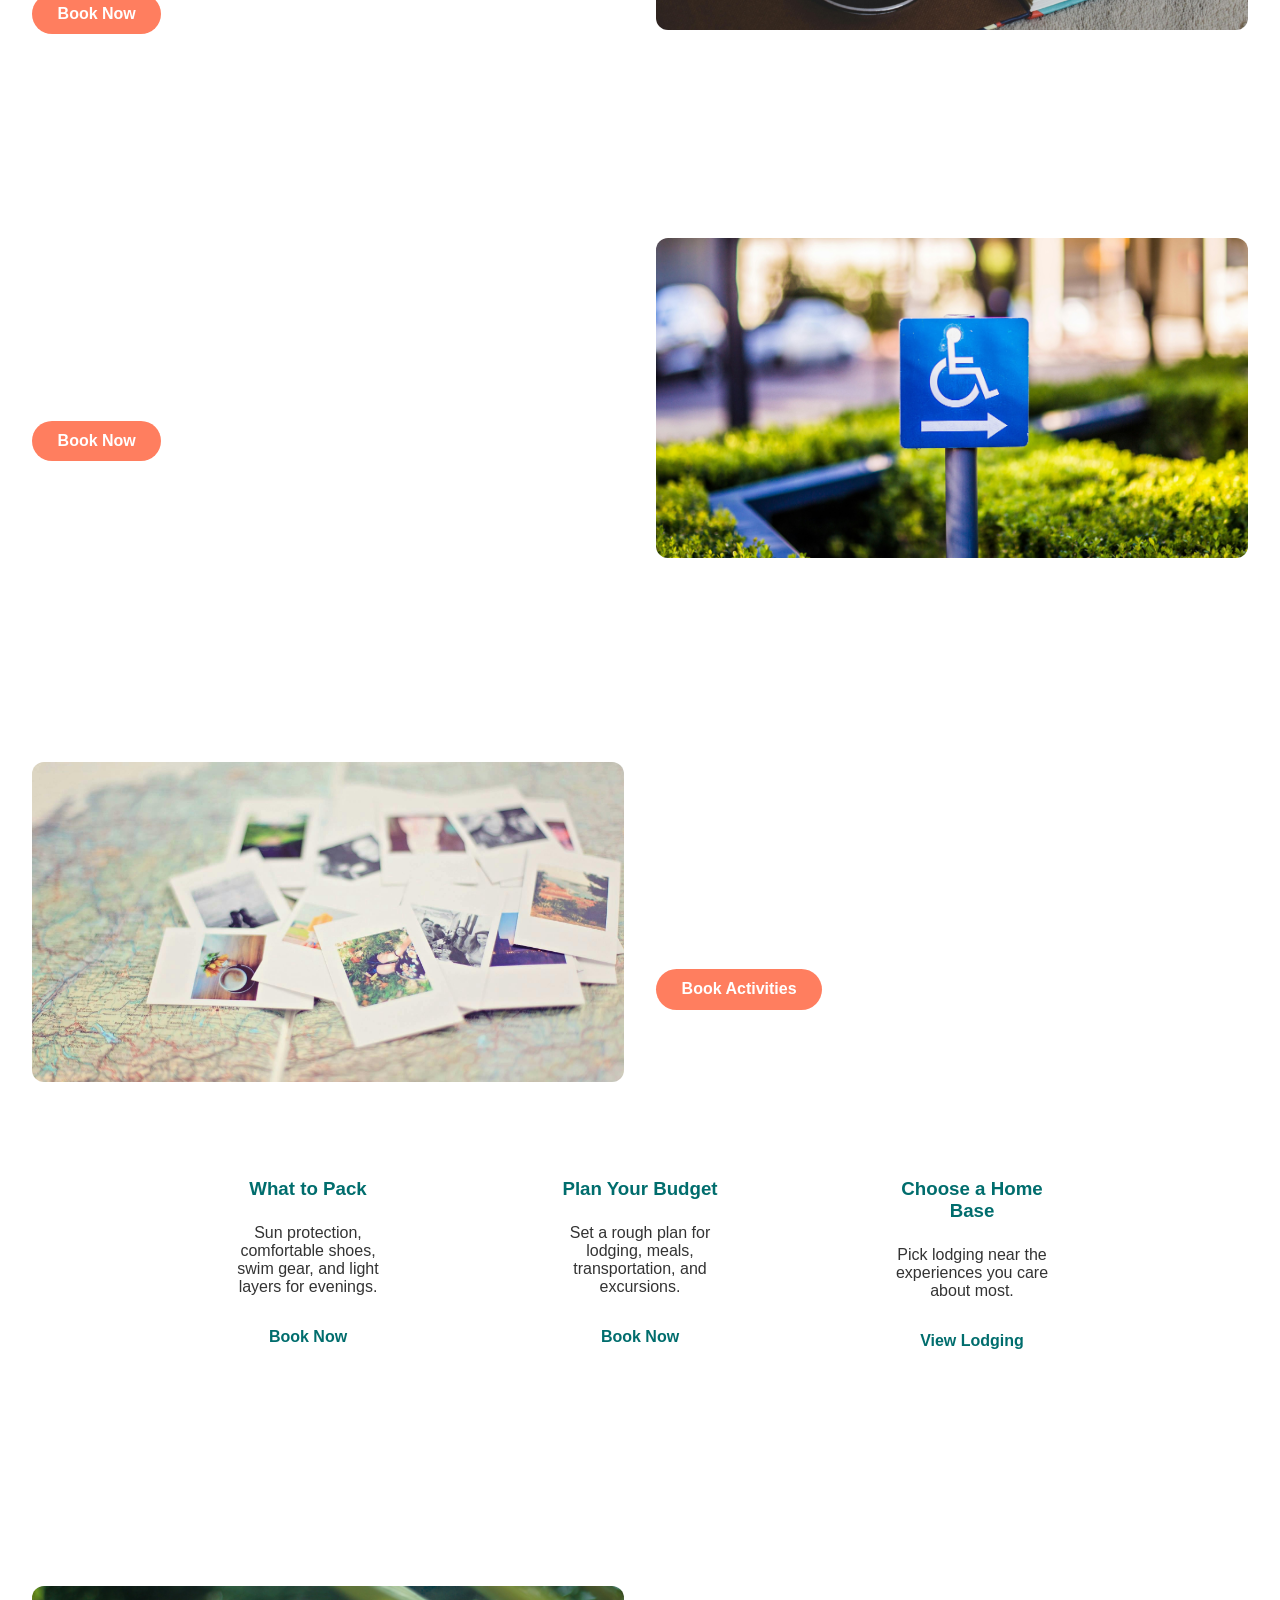
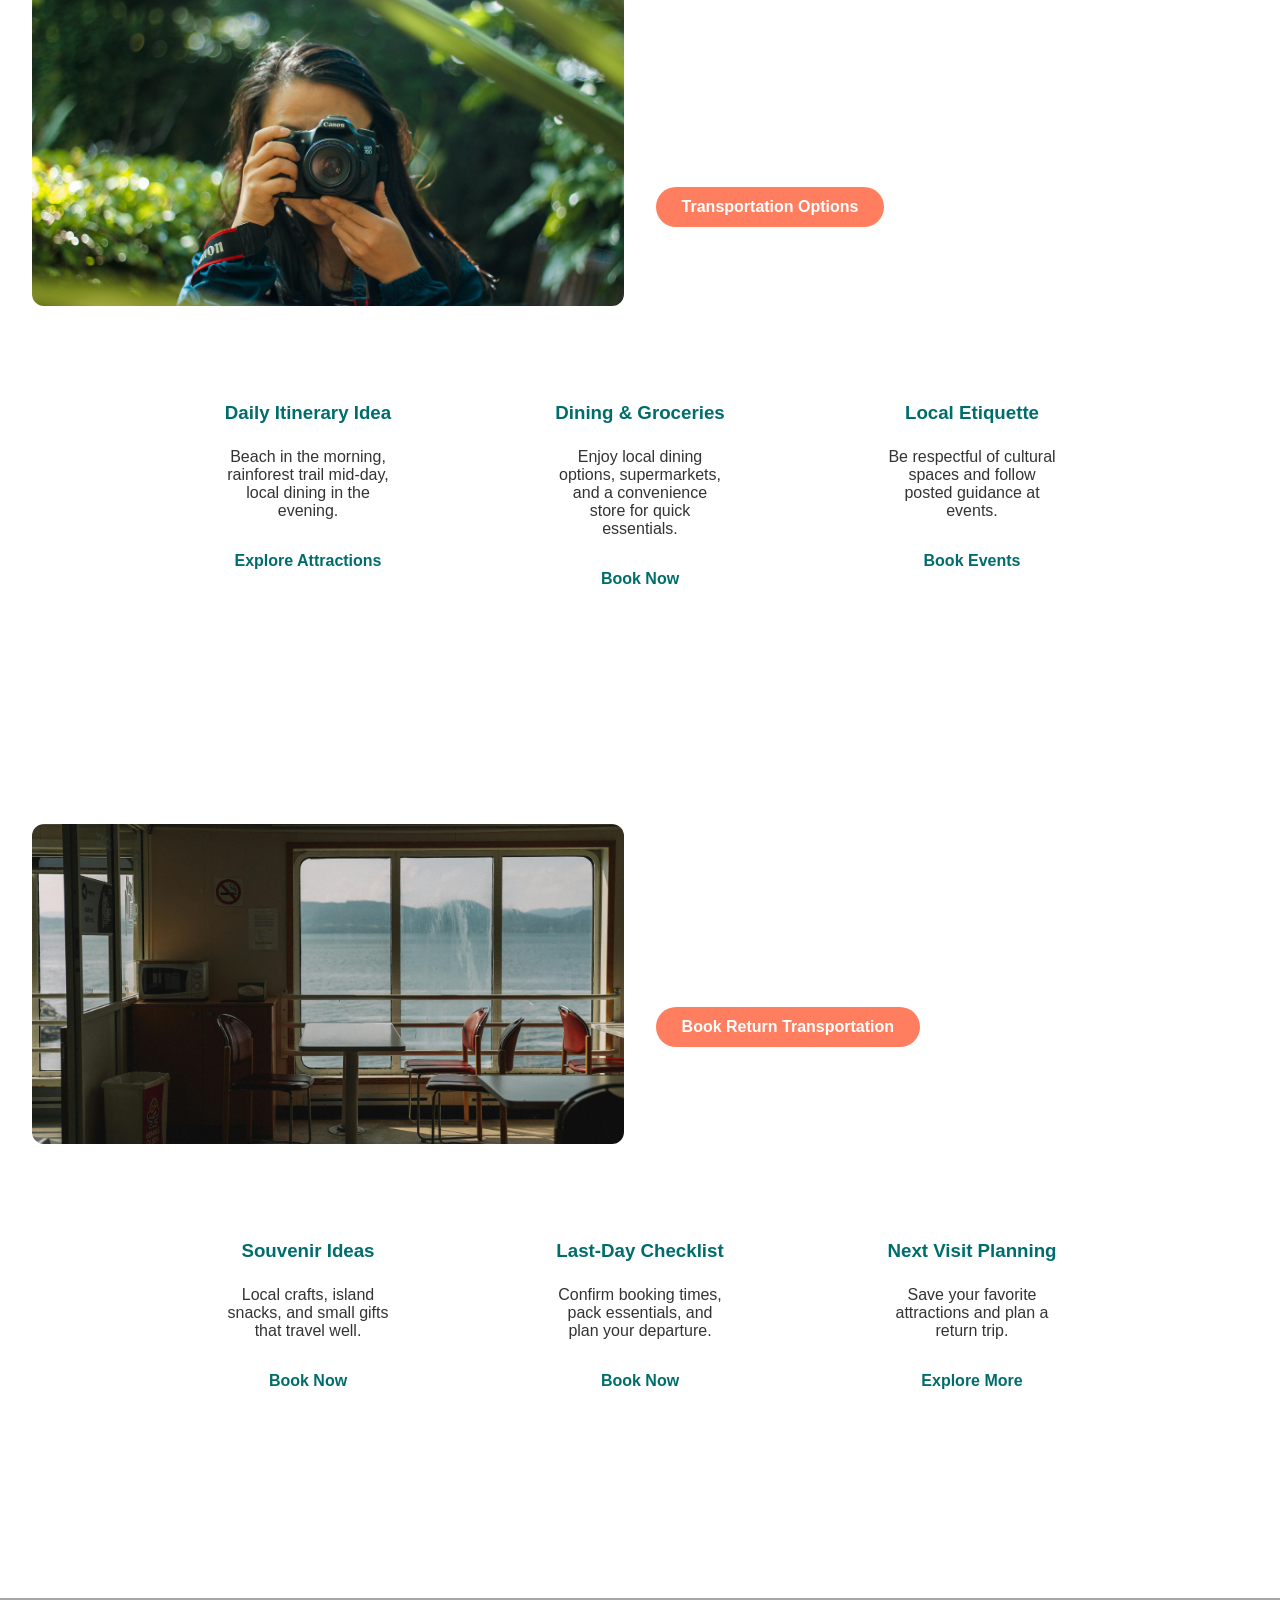
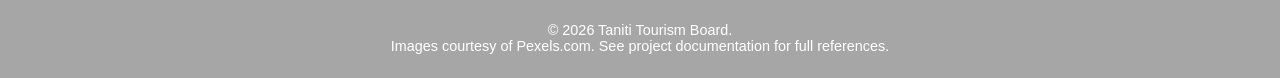
<file: plan.html>
<!DOCTYPE html>
<html lang="en">
<head>
  <meta charset="UTF-8" />
  <title>Plan Your Trip | Taniti Tourism</title>
  <meta name="viewport" content="width=device-width, initial-scale=1.0" />
  <link rel="icon" type="image/png" href="favicon.png" />
  <link rel="stylesheet" href="css/styles.css" />
</head>

<body>
  <div id="top"></div>

  <!-- Global navigation -->
  <header>
    <div class="logo">
      <a href="index.html">
        <img src="favicon.png" alt="Taniti logo" />
        <span>Taniti Island</span>
      </a>
    </div>

    <nav aria-label="Primary">
      <ul>
        <li><a href="index.html">Home</a></li>
        <li><a href="attractions.html">Attractions</a></li>
        <li><a href="lodging.html">Lodging</a></li>
        <li><a href="transportation.html">Transportation</a></li>
        <li><a class="active" href="plan.html">Plan Your Trip</a></li>
        <li><a class="btn-primary" href="book.html">Book Now</a></li>
      </ul>
    </nav>
  </header>

  <main class="page">
    <!-- Page header -->
    <section class="page-hero">
      <h1>Plan Your Trip</h1>
      <p>Your quick guide to arriving prepared, enjoying the island, and heading home with great memories.</p>
      <a class="btn-primary" href="book.html">Book Now</a>
    </section>

    <!-- Overview -->
    <section class="section" aria-labelledby="plan-overview-title">
      <h2 id="plan-overview-title">Trip Planning Overview</h2>

      <div class="card-container">
        <article class="card">
          <div class="card-content">
            <h3>Travel Essentials</h3>
            <p>Currency, power, language, medical care, and key local policies.</p>
            <a class="btn-primary" href="#travel-essentials">Jump to Section</a>
          </div>
        </article>

        <article class="card">
          <div class="card-content">
            <h3>Accessibility</h3>
            <p>Planning tips and accommodations to support your travel needs.</p>
            <a class="btn-primary" href="#accessibility">Jump to Section</a>
          </div>
        </article>

        <article class="card">
          <div class="card-content">
            <h3>Before You Go</h3>
            <p>What to pack, how to plan, and what to know before arrival.</p>
            <a class="btn-primary" href="#before-you-go">Jump to Section</a>
          </div>
        </article>

        <article class="card">
          <div class="card-content">
            <h3>During Your Stay</h3>
            <p>Getting around, staying comfortable, and maximizing your time.</p>
            <a class="btn-primary" href="#during-your-stay">Jump to Section</a>
          </div>
        </article>

        <article class="card">
          <div class="card-content">
            <h3>Before You Leave</h3>
            <p>Last-minute reminders and ideas for souvenirs.</p>
            <a class="btn-primary" href="#before-you-leave">Jump to Section</a>
          </div>
        </article>
      </div>
    </section>

    <!-- Travel Essentials -->
    <section id="travel-essentials" class="section anchor-offset" aria-labelledby="essentials-title">
      <div class="section-header">
        <h2 id="essentials-title">Travel Essentials</h2>
        <a class="back-to-top" href="#top">Back to top</a>
      </div>

      <div class="grid-2">
        <div class="section-copy">
          <p>These quick facts help you plan confidently and avoid surprises during your trip.</p>

          <ul class="bullets">
            <li><strong>Currency:</strong> U.S. dollars are used across the island, and credit cards are widely accepted.</li>
            <li><strong>Electricity:</strong> 120 volts (U.S.-style outlets).</li>
            <li><strong>Language:</strong> English is commonly spoken in Taniti City but may be limited in rural areas.</li>
            <li><strong>Medical Care:</strong> One hospital and multiple clinics serve the island.</li>
            <li><strong>Safety:</strong> Violent crime is rare, but normal precautions in crowded areas are recommended.</li>
            <li><strong>Alcohol Sales:</strong> Not permitted between midnight and 9:00 a.m.</li>
            <li><strong>Holidays:</strong> Some attractions and restaurants may close on local holidays.</li>
          </ul>

          <a class="btn-primary" href="book.html">Book Now</a>
        </div>

        <div class="media">
          <img src="images/plan-essentials.jpg" alt="Travel essentials on Taniti" />
        </div>
      </div>
    </section>

    <!-- Accessibility & Inclusion -->
    <section id="accessibility" class="section anchor-offset" aria-labelledby="accessibility-title">
      <div class="section-header">
        <h2 id="accessibility-title">Accessibility &amp; Inclusion</h2>
        <a class="back-to-top" href="#top">Back to top</a>
      </div>

      <div class="grid-2">
        <div class="section-copy">
          <p>
            Taniti welcomes visitors of all abilities. Accessibility accommodations may vary by location,
            so advance planning is recommended.
          </p>

          <ul class="bullets">
            <li><strong>Lodging:</strong> Some hotels and resorts offer accessible rooms and facilities.</li>
            <li><strong>Transportation:</strong> Public transit accessibility may vary by route.</li>
            <li><strong>Tours &amp; Activities:</strong> Confirm mobility needs when booking guided experiences.</li>
            <li><strong>Medical Support:</strong> The island hospital and clinics provide multilingual assistance.</li>
          </ul>

          <a class="btn-primary" href="book.html">Book Now</a>
        </div>

        <div class="media">
          <img src="images/plan-accessibility.jpg" alt="Accessible travel on Taniti" />
        </div>
      </div>
    </section>

    <!-- Before You Go -->
    <section id="before-you-go" class="section anchor-offset" aria-labelledby="before-title">
      <div class="section-header">
        <h2 id="before-title">Before You Go</h2>
        <a class="back-to-top" href="#top">Back to top</a>
      </div>

      <div class="grid-2">
        <div class="media">
          <img src="images/plan-before.jpg" alt="Planning and packing" />
        </div>

        <div class="section-copy">
          <p>A little planning goes a long way. Use this checklist to arrive prepared and avoid last-minute stress.</p>

          <ul class="bullets">
            <li><strong>Pack smart:</strong> light layers, comfortable shoes, sun protection, and bug spray.</li>
            <li><strong>Documents:</strong> keep IDs and confirmations accessible (digital + backup).</li>
            <li><strong>Plan activities:</strong> book popular tours early, especially during peak season.</li>
            <li><strong>Arrival options:</strong> most visitors arrive by air; a cruise ship docks once per week.</li>
            <li><strong>Accessibility needs:</strong> confirm lodging and transportation options in advance.</li>
          </ul>

          <a class="btn-primary" href="book.html">Book Activities</a>
        </div>
      </div>

      <div class="card-container">
        <article class="card">
          <div class="card-content">
            <h3>What to Pack</h3>
            <p>Sun protection, comfortable shoes, swim gear, and light layers for evenings.</p>
            <a class="btn-secondary" href="book.html">Book Now</a>
          </div>
        </article>

        <article class="card">
          <div class="card-content">
            <h3>Plan Your Budget</h3>
            <p>Set a rough plan for lodging, meals, transportation, and excursions.</p>
            <a class="btn-secondary" href="book.html">Book Now</a>
          </div>
        </article>

        <article class="card">
          <div class="card-content">
            <h3>Choose a Home Base</h3>
            <p>Pick lodging near the experiences you care about most.</p>
            <a class="btn-secondary" href="lodging.html">View Lodging</a>
          </div>
        </article>
      </div>
    </section>

    <!-- During Your Stay -->
    <section id="during-your-stay" class="section anchor-offset" aria-labelledby="during-title">
      <div class="section-header">
        <h2 id="during-title">During Your Stay</h2>
        <a class="back-to-top" href="#top">Back to top</a>
      </div>

      <div class="grid-2">
        <div class="media">
          <img src="images/plan-during.jpg" alt="Enjoying the island" />
        </div>

        <div class="section-copy">
          <p>Once you arrive, focus on comfort, flexibility, and safety. These tips help you enjoy Taniti smoothly.</p>

          <ul class="bullets">
            <li><strong>Transportation:</strong> public buses operate in Taniti City from 5 a.m. to 11 p.m.; taxis and rentals are available island-wide.</li>
            <li><strong>Stay hydrated:</strong> bring water for hikes and beach days.</li>
            <li><strong>Respect nature:</strong> follow trail guidance and posted safety signs.</li>
            <li><strong>Family-friendly planning:</strong> choose calmer beaches and earlier tour times.</li>
          </ul>

          <a class="btn-primary" href="transportation.html">Transportation Options</a>
        </div>
      </div>

      <div class="card-container">
        <article class="card">
          <div class="card-content">
            <h3>Daily Itinerary Idea</h3>
            <p>Beach in the morning, rainforest trail mid-day, local dining in the evening.</p>
            <a class="btn-secondary" href="attractions.html">Explore Attractions</a>
          </div>
        </article>

        <article class="card">
          <div class="card-content">
            <h3>Dining &amp; Groceries</h3>
            <p>Enjoy local dining options, supermarkets, and a convenience store for quick essentials.</p>
            <a class="btn-secondary" href="book.html">Book Now</a>
          </div>
        </article>

        <article class="card">
          <div class="card-content">
            <h3>Local Etiquette</h3>
            <p>Be respectful of cultural spaces and follow posted guidance at events.</p>
            <a class="btn-secondary" href="book.html">Book Events</a>
          </div>
        </article>
      </div>
    </section>

    <!-- Before You Leave -->
    <section id="before-you-leave" class="section anchor-offset" aria-labelledby="leave-title">
      <div class="section-header">
        <h2 id="leave-title">Before You Leave</h2>
        <a class="back-to-top" href="#top">Back to top</a>
      </div>

      <div class="grid-2">
        <div class="media">
          <img src="images/plan-leave.jpg" alt="Preparing to leave" />
        </div>

        <div class="section-copy">
          <p>Wrap up your trip smoothly with a quick checklist and a few ideas for what to bring home.</p>

          <ul class="bullets">
            <li><strong>Confirm transportation:</strong> book your ride to the airport or port.</li>
            <li><strong>Check-out plan:</strong> allow extra time for luggage and receipts.</li>
            <li><strong>Souvenirs:</strong> pick locally made items or island snacks as gifts.</li>
            <li><strong>One last photo stop:</strong> sunrise or sunset is worth it.</li>
          </ul>

          <a class="btn-primary" href="book.html">Book Return Transportation</a>
        </div>
      </div>

      <div class="card-container">
        <article class="card">
          <div class="card-content">
            <h3>Souvenir Ideas</h3>
            <p>Local crafts, island snacks, and small gifts that travel well.</p>
            <a class="btn-secondary" href="book.html">Book Now</a>
          </div>
        </article>

        <article class="card">
          <div class="card-content">
            <h3>Last-Day Checklist</h3>
            <p>Confirm booking times, pack essentials, and plan your departure.</p>
            <a class="btn-secondary" href="book.html">Book Now</a>
          </div>
        </article>

        <article class="card">
          <div class="card-content">
            <h3>Next Visit Planning</h3>
            <p>Save your favorite attractions and plan a return trip.</p>
            <a class="btn-secondary" href="attractions.html">Explore More</a>
          </div>
        </article>
      </div>
    </section>
  </main>

  <footer>
    <p>&copy; 2026 Taniti Tourism Board.</p>
    <p>Images courtesy of Pexels.com. See project documentation for full references.</p>
  </footer>
</body>
</html>
</file>
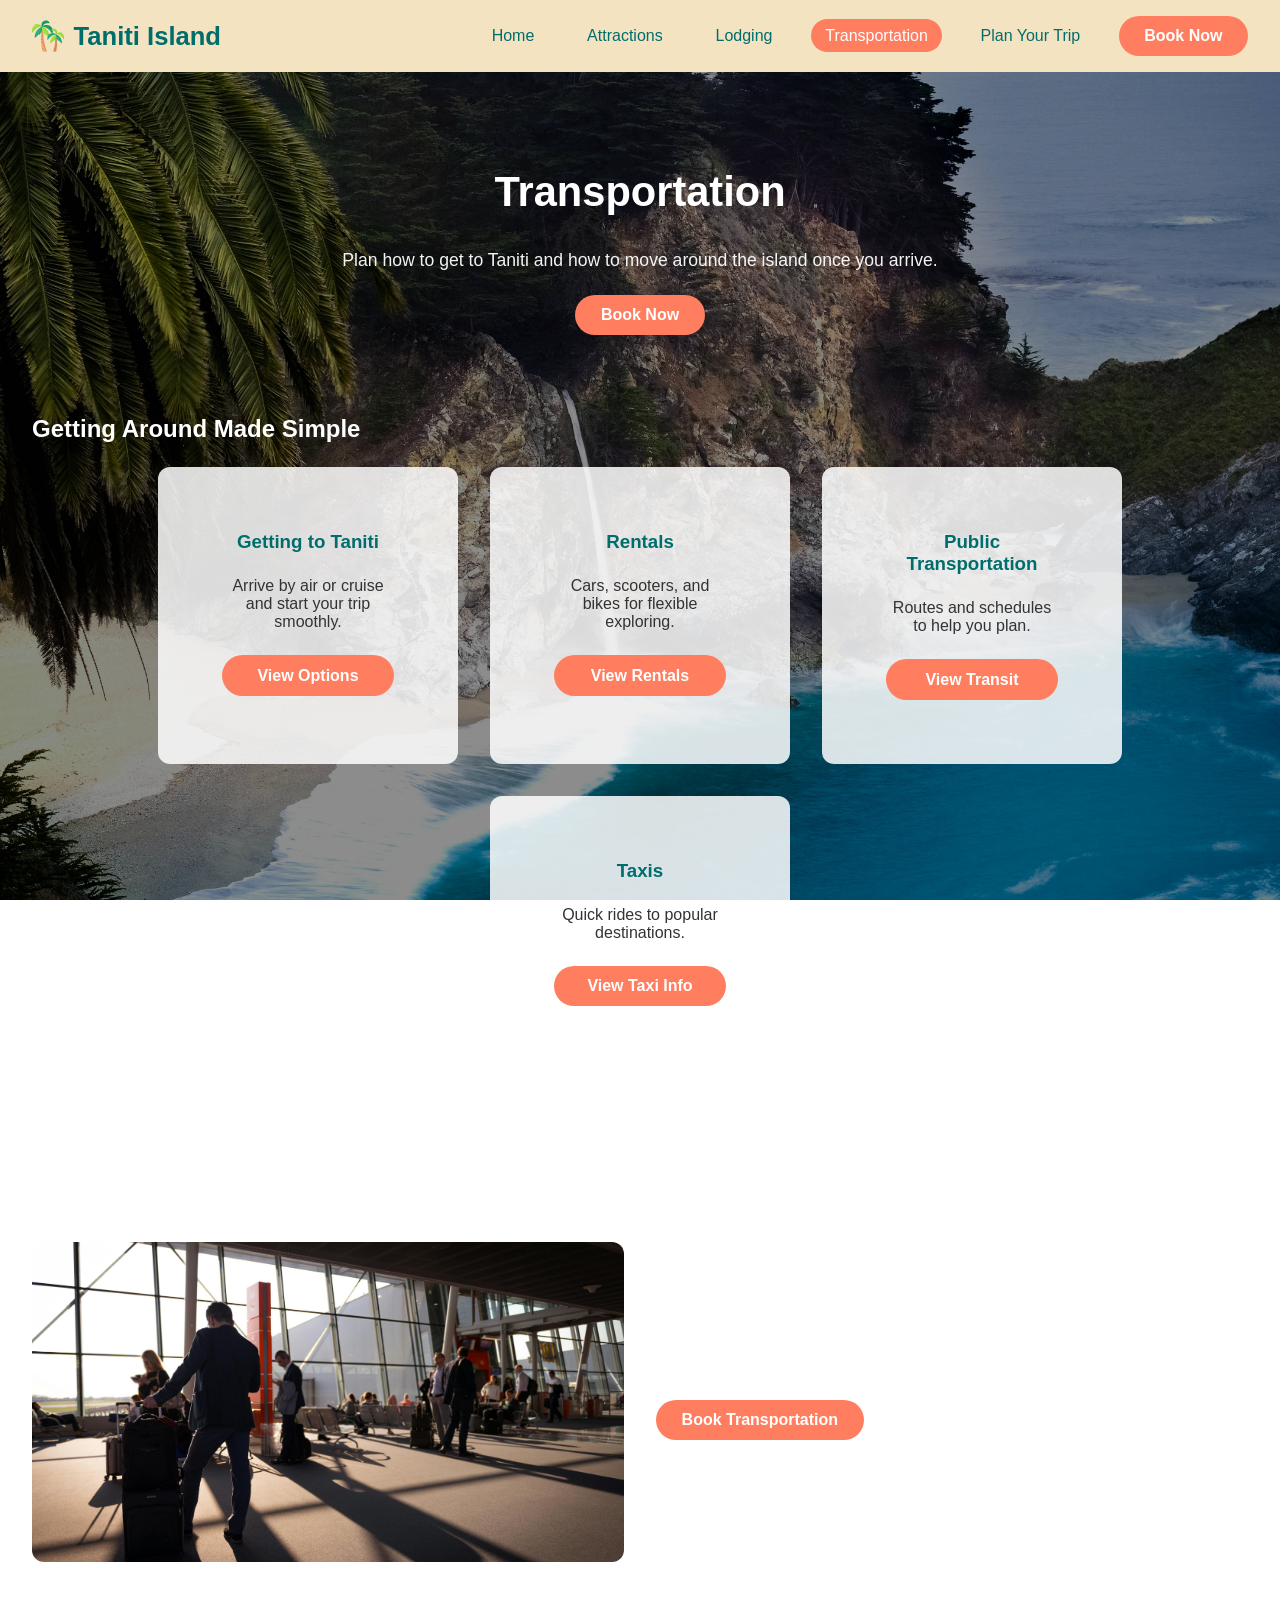
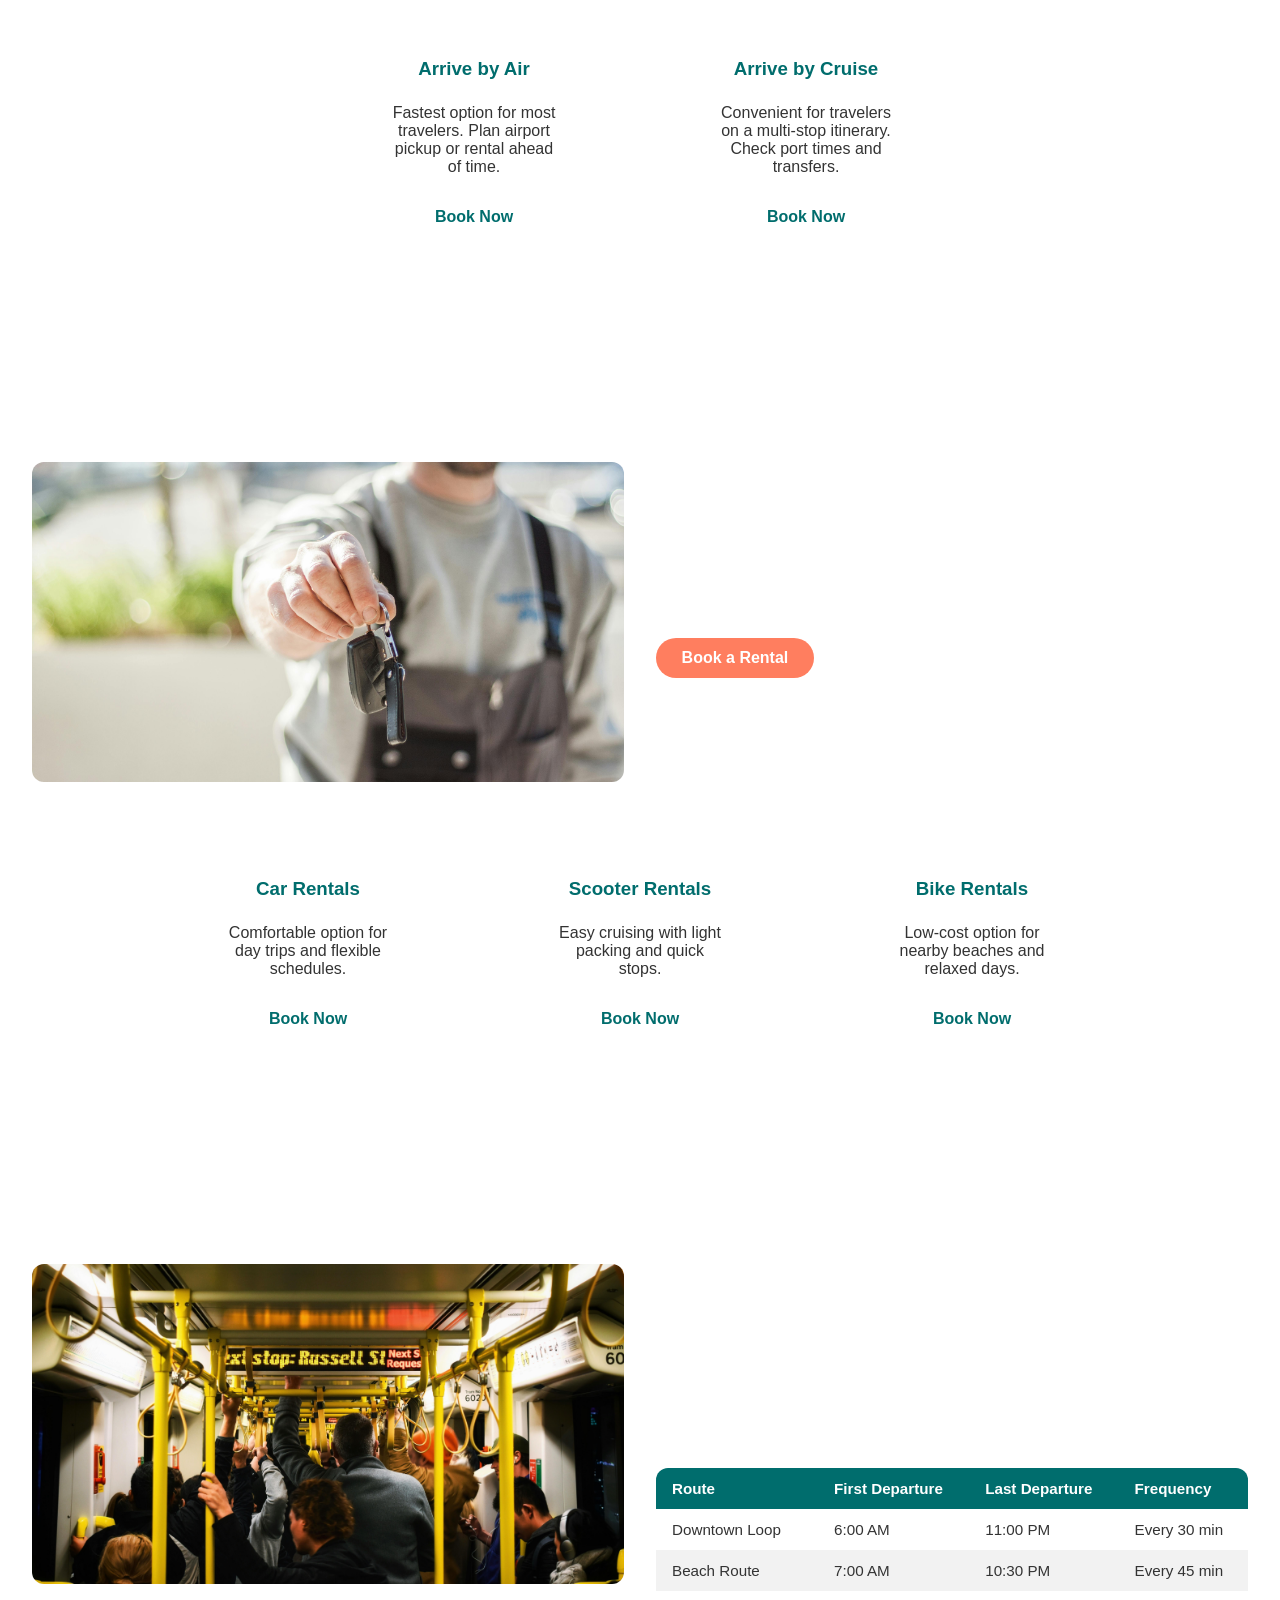
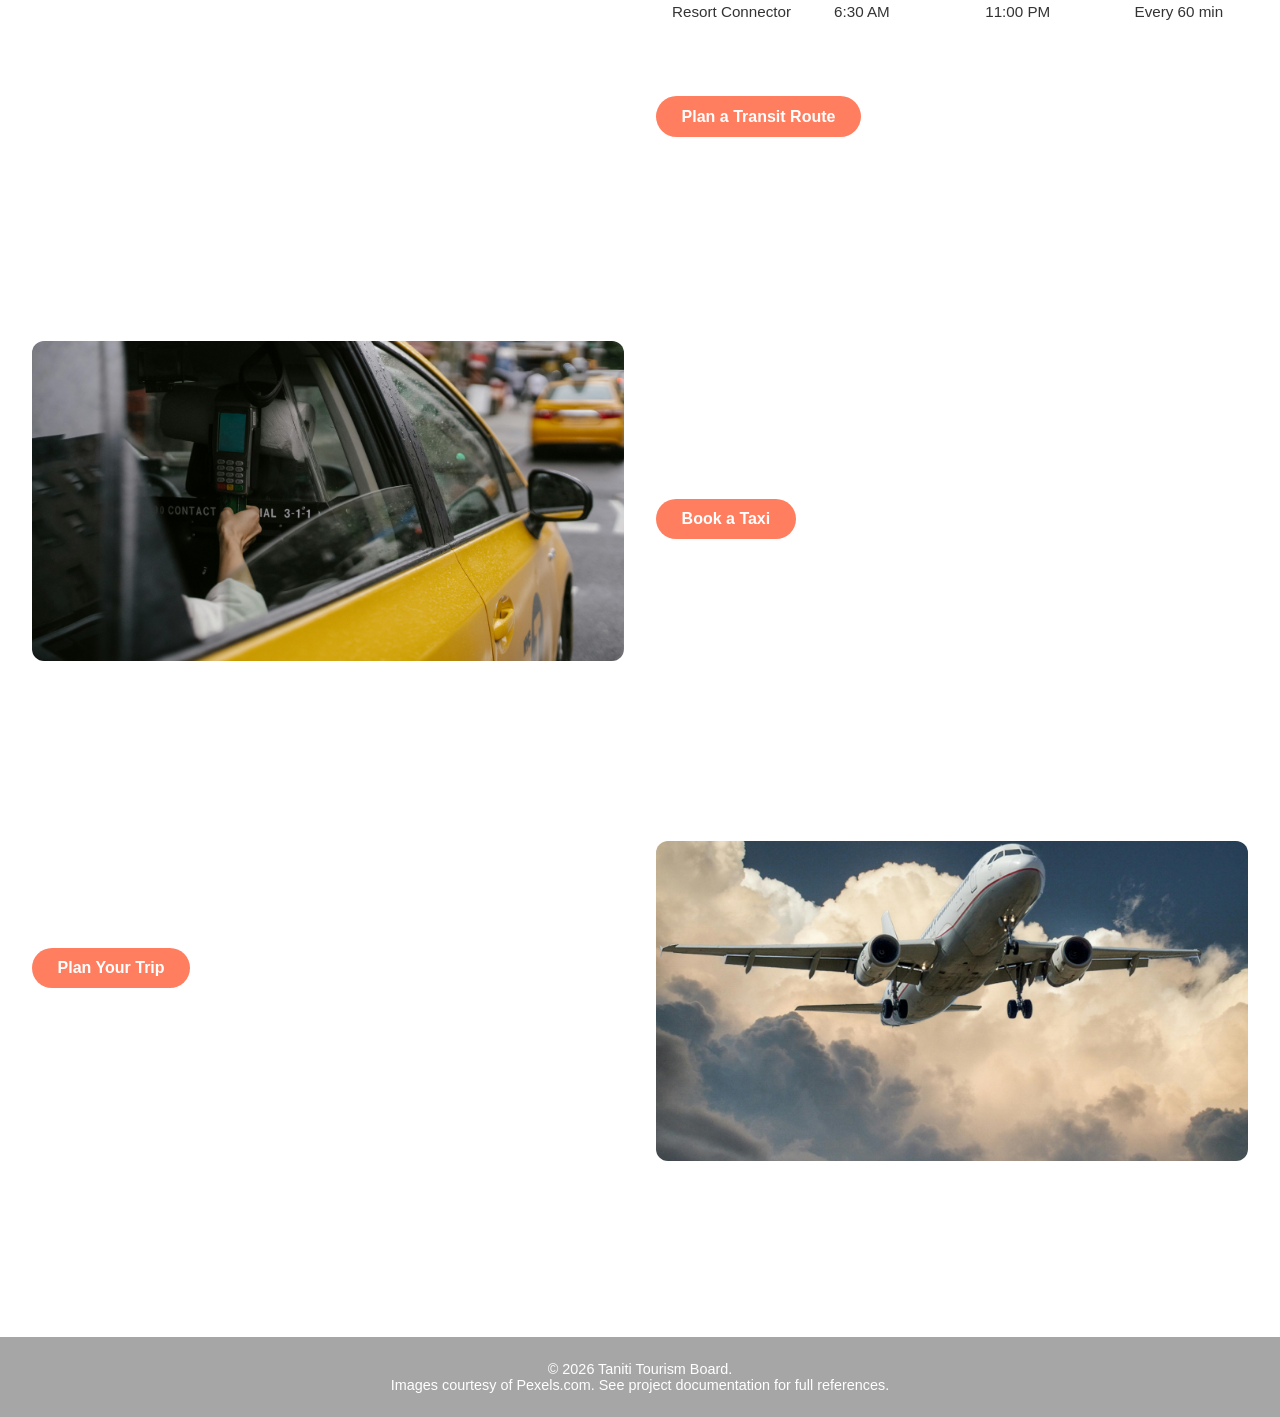
<file: transportation.html>
<!DOCTYPE html>
<html lang="en">
<head>
  <meta charset="UTF-8" />
  <title>Transportation | Taniti Tourism</title>
  <meta name="viewport" content="width=device-width, initial-scale=1.0" />
  <link rel="icon" type="image/png" href="favicon.png" />
  <link rel="stylesheet" href="css/styles.css" />
</head>

<body>
  <div id="top"></div>

  <!-- Global navigation -->
  <header>
    <div class="logo">
      <a href="index.html">
        <img src="favicon.png" alt="Taniti logo" />
        <span>Taniti Island</span>
      </a>
    </div>

    <nav aria-label="Primary">
      <ul>
        <li><a href="index.html">Home</a></li>
        <li><a href="attractions.html">Attractions</a></li>
        <li><a href="lodging.html">Lodging</a></li>
        <li><a class="active" href="transportation.html">Transportation</a></li>
        <li><a href="plan.html">Plan Your Trip</a></li>
        <li><a class="btn-primary" href="book.html">Book Now</a></li>
      </ul>
    </nav>
  </header>

  <main class="page">
    <!-- Page header -->
    <section class="page-hero">
      <h1>Transportation</h1>
      <p>Plan how to get to Taniti and how to move around the island once you arrive.</p>
      <a class="btn-primary" href="book.html">Book Now</a>
    </section>

    <!-- Overview -->
    <section class="section" aria-labelledby="transport-overview-title">
      <h2 id="transport-overview-title">Getting Around Made Simple</h2>

      <div class="card-container">
        <article class="card">
          <div class="card-content">
            <h3>Getting to Taniti</h3>
            <p>Arrive by air or cruise and start your trip smoothly.</p>
            <a class="btn-primary" href="#getting-to-taniti">View Options</a>
          </div>
        </article>

        <article class="card">
          <div class="card-content">
            <h3>Rentals</h3>
            <p>Cars, scooters, and bikes for flexible exploring.</p>
            <a class="btn-primary" href="#rentals">View Rentals</a>
          </div>
        </article>

        <article class="card">
          <div class="card-content">
            <h3>Public Transportation</h3>
            <p>Routes and schedules to help you plan.</p>
            <a class="btn-primary" href="#public-transportation">View Transit</a>
          </div>
        </article>

        <article class="card">
          <div class="card-content">
            <h3>Taxis</h3>
            <p>Quick rides to popular destinations.</p>
            <a class="btn-primary" href="#taxis">View Taxi Info</a>
          </div>
        </article>
      </div>
    </section>

    <!-- Getting to Taniti -->
    <section id="getting-to-taniti" class="section anchor-offset" aria-labelledby="getting-title">
      <div class="section-header">
        <h2 id="getting-title">Getting to Taniti</h2>
        <a class="back-to-top" href="#top">Back to top</a>
      </div>

      <div class="grid-2">
        <div class="media">
          <img src="images/transport-arrival.jpg" alt="Arrival to Taniti" />
        </div>

        <div class="section-copy">
          <p>
            Taniti is accessible by air and by cruise. Choose the option that best matches your schedule,
            budget, and preferred travel style.
          </p>
          <ul class="bullets">
            <li><strong>Air:</strong> Best for faster arrivals and shorter trips.</li>
            <li><strong>Cruise:</strong> Great for visitors combining multiple destinations.</li>
            <li>Tip: Confirm arrival time before scheduling tours or lodging check-in.</li>
          </ul>
          <a class="btn-primary" href="book.html">Book Transportation</a>
        </div>
      </div>

      <div class="card-container">
        <article class="card">
          <div class="card-content">
            <h3>Arrive by Air</h3>
            <p>Fastest option for most travelers. Plan airport pickup or rental ahead of time.</p>
            <a class="btn-secondary" href="book.html">Book Now</a>
          </div>
        </article>

        <article class="card">
          <div class="card-content">
            <h3>Arrive by Cruise</h3>
            <p>Convenient for travelers on a multi-stop itinerary. Check port times and transfers.</p>
            <a class="btn-secondary" href="book.html">Book Now</a>
          </div>
        </article>
      </div>
    </section>

    <!-- Rentals -->
    <section id="rentals" class="section anchor-offset" aria-labelledby="rentals-title">
      <div class="section-header">
        <h2 id="rentals-title">Rentals</h2>
        <a class="back-to-top" href="#top">Back to top</a>
      </div>

      <div class="grid-2">
        <div class="media">
          <img src="images/transport-rentals.jpg" alt="Rental transportation on Taniti" />
        </div>

        <div class="section-copy">
          <p>
            Rentals give you maximum flexibility. Choose a car for comfort, a scooter for easy parking,
            or a bike for scenic exploring.
          </p>
          <ul class="bullets">
            <li><strong>Car rentals:</strong> Best for families, groups, and longer distances.</li>
            <li><strong>Scooters:</strong> Ideal for couples and quick trips around town.</li>
            <li><strong>Bikes:</strong> Great for short scenic rides and beach areas. <strong>Note: Helmets are required by law when biking.</strong></li>
          </ul>
          <a class="btn-primary" href="book.html">Book a Rental</a>
        </div>
      </div>

      <div class="card-container">
        <article class="card">
          <div class="card-content">
            <h3>Car Rentals</h3>
            <p>Comfortable option for day trips and flexible schedules.</p>
            <a class="btn-secondary" href="book.html">Book Now</a>
          </div>
        </article>

        <article class="card">
          <div class="card-content">
            <h3>Scooter Rentals</h3>
            <p>Easy cruising with light packing and quick stops.</p>
            <a class="btn-secondary" href="book.html">Book Now</a>
          </div>
        </article>

        <article class="card">
          <div class="card-content">
            <h3>Bike Rentals</h3>
            <p>Low-cost option for nearby beaches and relaxed days.</p>
            <a class="btn-secondary" href="book.html">Book Now</a>
          </div>
        </article>
      </div>
    </section>

    <!-- Public Transportation -->
    <section id="public-transportation" class="section anchor-offset" aria-labelledby="public-title">
      <div class="section-header">
        <h2 id="public-title">Public Transportation</h2>
        <a class="back-to-top" href="#top">Back to top</a>
      </div>

      <div class="grid-2">
        <div class="media">
          <img src="images/transport-public.jpg" alt="Public transportation on Taniti" />
        </div>

        <div class="section-copy">
          <p>
            Public transportation is a budget-friendly way to explore Taniti. Routes connect key areas such as
            town centers, major lodging zones, and popular attractions.
          </p>

          <ul class="bullets">
            <li>Recommended for: solo travelers and visitors staying near major routes</li>
            <li>Tip: Check schedules early and allow extra time during busy travel seasons</li>
            <li>Accessibility: some routes may have limited accessibility options</li>
          </ul>

          <h3>Route Schedule</h3>

          <table class="schedule-table">
            <thead>
              <tr>
                <th>Route</th>
                <th>First Departure</th>
                <th>Last Departure</th>
                <th>Frequency</th>
              </tr>
            </thead>
            <tbody>
              <tr>
                <td>Downtown Loop</td>
                <td>6:00 AM</td>
                <td>11:00 PM</td>
                <td>Every 30 min</td>
              </tr>
              <tr>
                <td>Beach Route</td>
                <td>7:00 AM</td>
                <td>10:30 PM</td>
                <td>Every 45 min</td>
              </tr>
              <tr>
                <td>Resort Connector</td>
                <td>6:30 AM</td>
                <td>11:00 PM</td>
                <td>Every 60 min</td>
              </tr>
            </tbody>
          </table>

          <p class="schedule-note">
            Public buses operate daily from 5:00 a.m. to 11:00 p.m. within Taniti City.
          </p>

          <a class="btn-primary" href="book.html">Plan a Transit Route</a>
        </div>
      </div>
    </section>

    <!-- Taxis -->
    <section id="taxis" class="section anchor-offset" aria-labelledby="taxi-title">
      <div class="section-header">
        <h2 id="taxi-title">Taxis</h2>
        <a class="back-to-top" href="#top">Back to top</a>
      </div>

      <div class="grid-2">
        <div class="media">
          <img src="images/transport-taxi.jpg" alt="Taxi transportation on Taniti" />
        </div>

        <div class="section-copy">
          <p>
            Taxis are a quick option for point-to-point trips. They work well for airport transfers, dinner plans,
            and travel when you don’t want to drive.
          </p>
          <ul class="bullets">
            <li>Recommended for: short trips, late-night returns, airport pickup</li>
            <li>Tip: Confirm estimated fare before the ride when possible</li>
            <li>Plan ahead during peak travel times</li>
          </ul>
          <a class="btn-primary" href="book.html">Book a Taxi</a>
        </div>
      </div>
    </section>

    <!-- Transportation tips -->
    <section class="section" aria-labelledby="transport-tips-title">
      <h2 id="transport-tips-title">Transportation Tips</h2>

      <div class="grid-2">
        <div class="section-copy">
          <ul class="bullets">
            <li>Reserve rentals early if traveling during peak season.</li>
            <li>Keep a flexible schedule for tours if arriving by cruise.</li>
            <li>Bring comfortable shoes if you plan to walk between destinations.</li>
          </ul>
          <a class="btn-primary" href="plan.html">Plan Your Trip</a>
        </div>

        <div class="media">
          <img src="images/transport-tips.jpg" alt="Transportation tips on Taniti" />
        </div>
      </div>
    </section>
  </main>

  <footer>
    <p>&copy; 2026 Taniti Tourism Board.</p>
    <p>Images courtesy of Pexels.com. See project documentation for full references.</p>
  </footer>
</body>
</html>
</file>
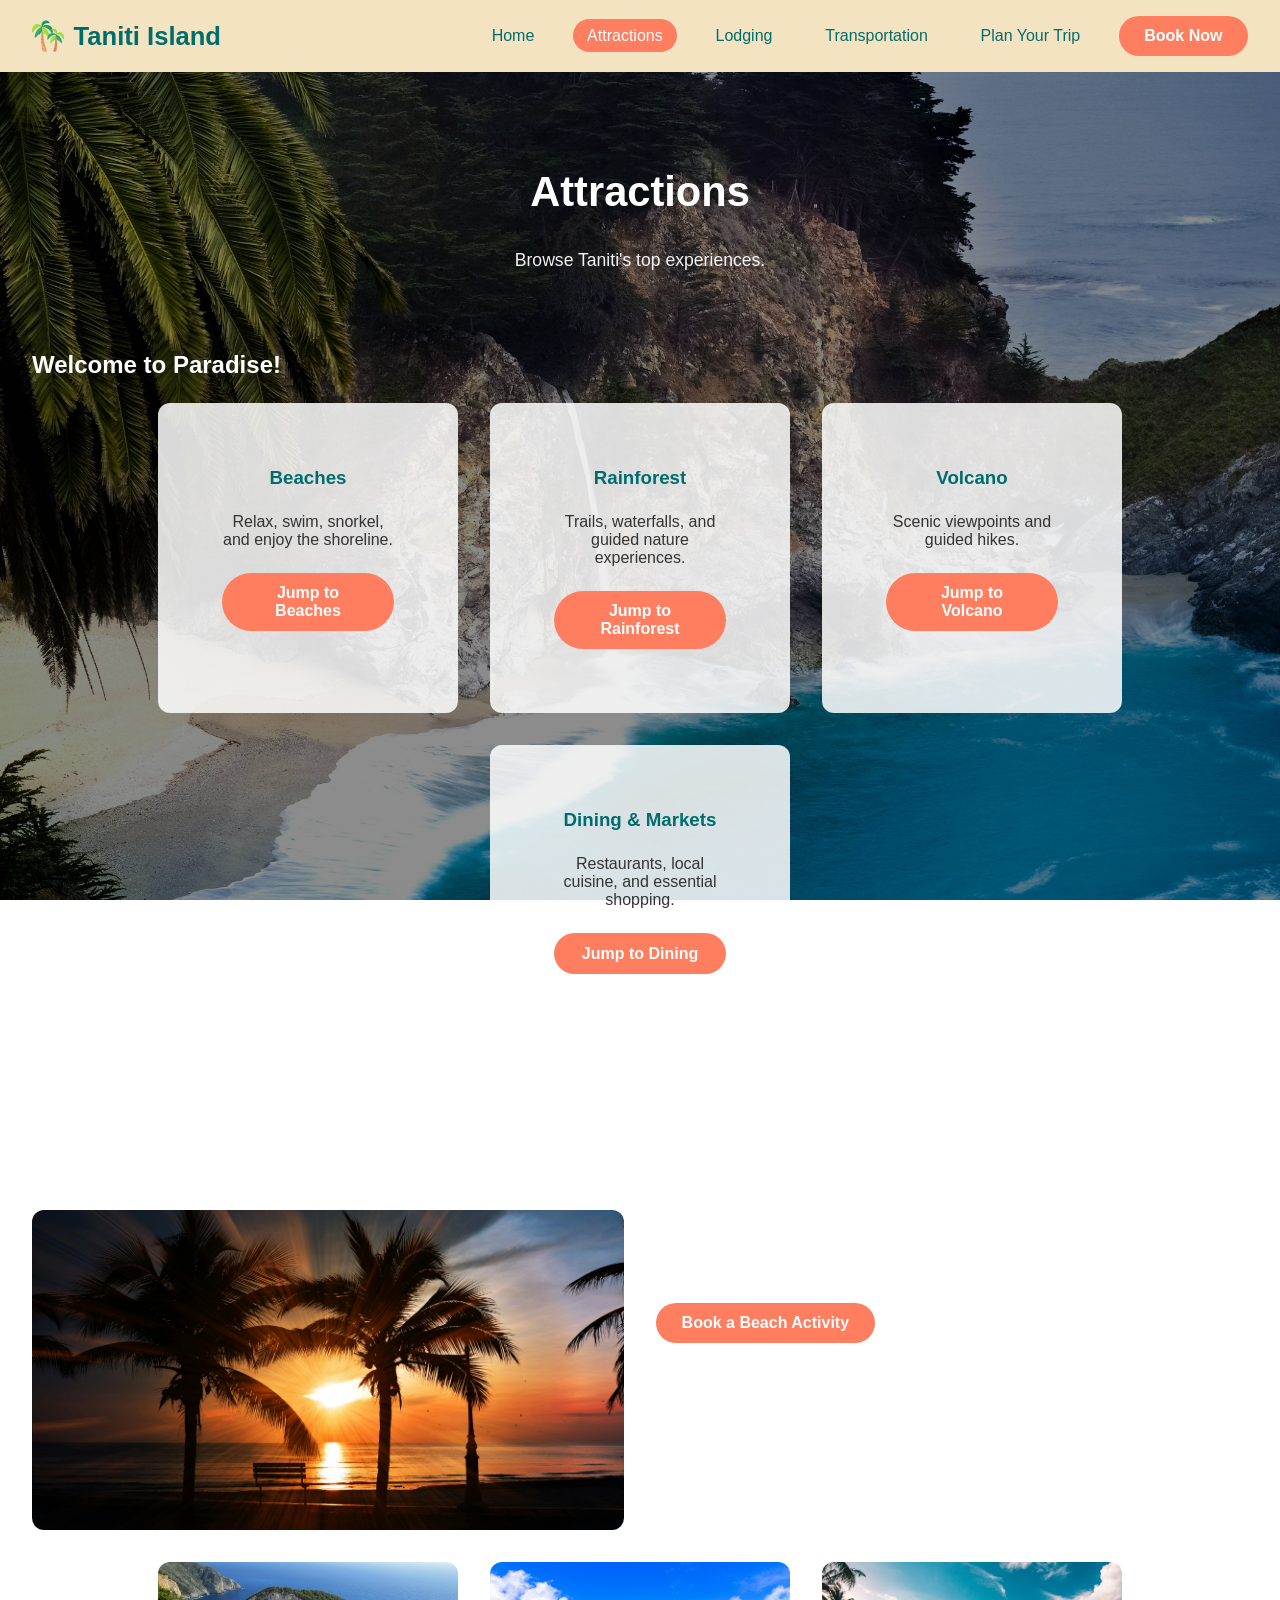
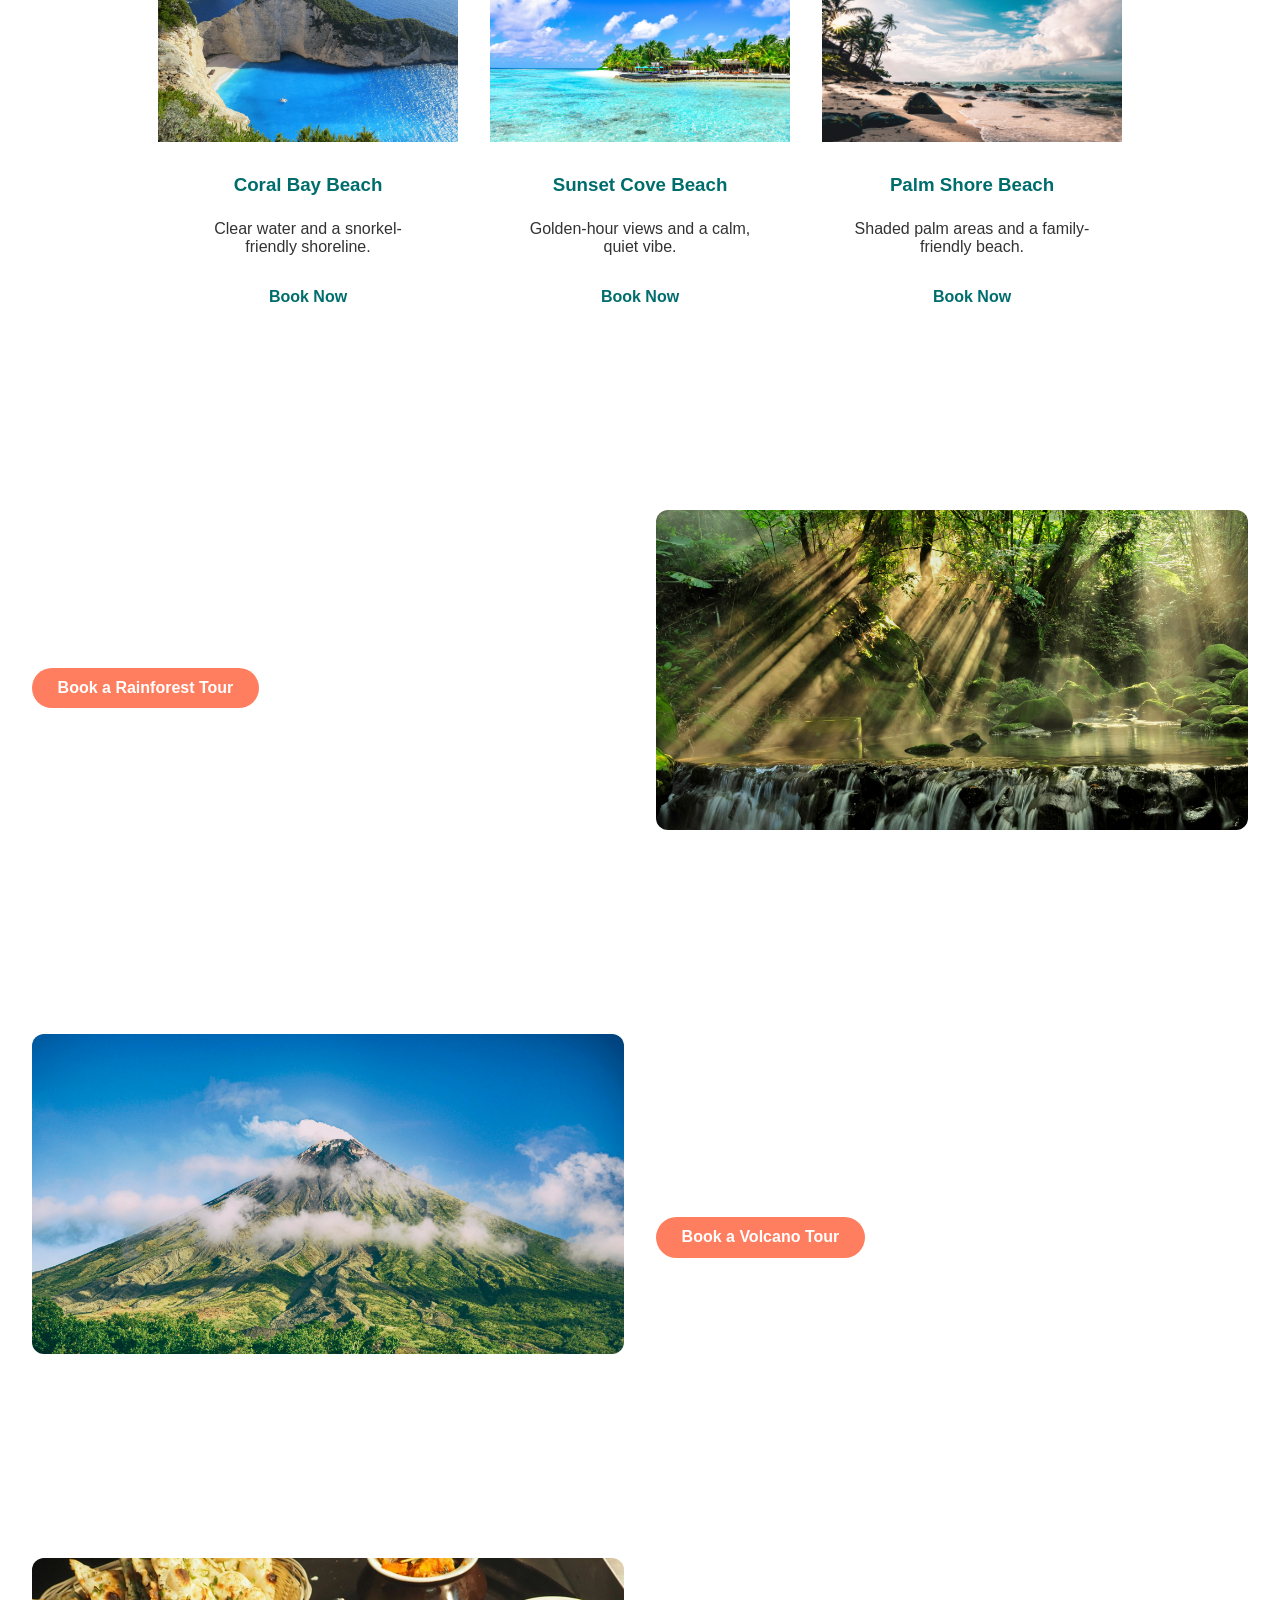
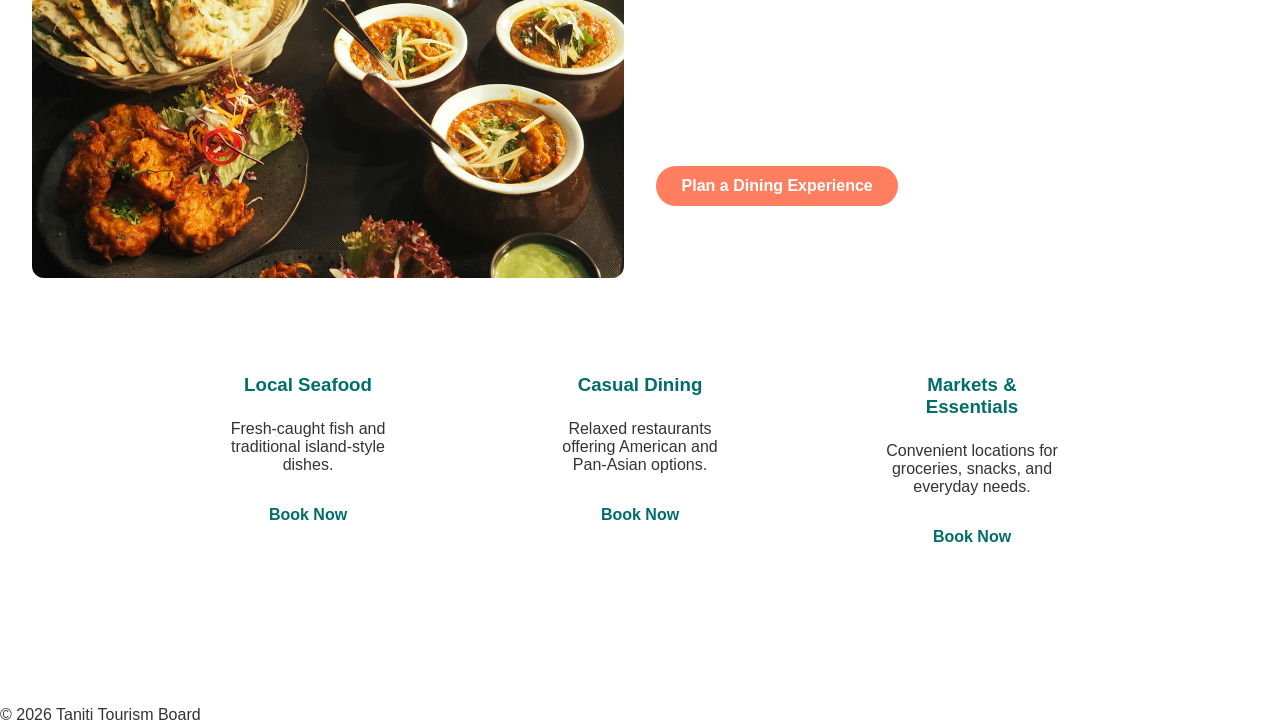
<file: public/attractions.html>
<!DOCTYPE html>
<html lang="en">
<head>
  <meta charset="UTF-8" />
  <title>Attractions | Taniti Tourism</title>
  <meta name="viewport" content="width=device-width, initial-scale=1.0" />
  <link rel="icon" type="image/png" href="favicon.png" />
  <link rel="stylesheet" href="css/styles.css" />
</head>

<body>
  <div id="top"></div>

  <!-- Global navigation -->
  <header>
    <div class="logo">
      <a href="index.html">
        <img src="favicon.png" alt="Taniti logo" />
        <span>Taniti Island</span>
      </a>
    </div>

    <nav aria-label="Primary">
      <ul>
        <li><a href="index.html">Home</a></li>
        <li><a class="active" href="attractions.html">Attractions</a></li>
        <li><a href="lodging.html">Lodging</a></li>
        <li><a href="transportation.html">Transportation</a></li>
        <li><a href="plan.html">Plan Your Trip</a></li>
        <li><a class="btn-primary" href="book.html">Book Now</a></li>
      </ul>
    </nav>
  </header>

  <main class="page">
    <!-- Page header -->
    <section class="page-hero">
      <h1>Attractions</h1>
      <p>Browse Taniti's top experiences.</p>
    </section>

    <!-- Overview -->
    <section class="section" aria-labelledby="overview-title">
      <h2 id="overview-title">Welcome to Paradise!</h2>

      <div class="card-container">
        <article class="card">
          <div class="card-content">
            <h3>Beaches</h3>
            <p>Relax, swim, snorkel, and enjoy the shoreline.</p>
            <a class="btn-primary" href="#beaches">Jump to Beaches</a>
          </div>
        </article>

        <article class="card">
          <div class="card-content">
            <h3>Rainforest</h3>
            <p>Trails, waterfalls, and guided nature experiences.</p>
            <a class="btn-primary" href="#rainforest">Jump to Rainforest</a>
          </div>
        </article>

        <article class="card">
          <div class="card-content">
            <h3>Volcano</h3>
            <p>Scenic viewpoints and guided hikes.</p>
            <a class="btn-primary" href="#volcano">Jump to Volcano</a>
          </div>
        </article>

        <article class="card">
          <div class="card-content">
            <h3>Dining &amp; Markets</h3>
            <p>Restaurants, local cuisine, and essential shopping.</p>
            <a class="btn-primary" href="#dining">Jump to Dining</a>
          </div>
        </article>
      </div>
    </section>

    <!-- Beaches -->
    <section id="beaches" class="section anchor-offset" aria-labelledby="beaches-title">
      <div class="section-header">
        <h2 id="beaches-title">Beaches</h2>
        <a class="back-to-top" href="#top">Back to top</a>
      </div>

      <div class="grid-2">
        <div class="media">
          <img src="images/beach-sunset.jpg" alt="Sunset at a Taniti beach" />
        </div>

        <div class="section-copy">
          <p>
            Taniti's beaches offer calm water, soft sand, and plenty of space to relax. Choose a beach below
            based on the vibe you want—quiet sunsets, family-friendly shoreline, or snorkeling views.
          </p>
          <a class="btn-primary" href="book.html">Book a Beach Activity</a>
        </div>
      </div>

      <!-- Anchor targets for homepage highlights -->
      <div id="coral-bay" class="anchor-offset"></div>

      <div class="card-container">
        <article class="card">
          <img src="images/coral-bay.jpg" alt="Coral Bay Beach shoreline" />
          <div class="card-content">
            <h3>Coral Bay Beach</h3>
            <p>Clear water and a snorkel-friendly shoreline.</p>
            <a class="btn-secondary" href="book.html">Book Now</a>
          </div>
        </article>

        <article class="card">
          <img src="images/sunset-cove.jpg" alt="Sunset Cove Beach shoreline" />
          <div class="card-content">
            <h3>Sunset Cove Beach</h3>
            <p>Golden-hour views and a calm, quiet vibe.</p>
            <a class="btn-secondary" href="book.html">Book Now</a>
          </div>
        </article>

        <article class="card">
          <img src="images/palm-shore.jpg" alt="Palm Shore Beach shoreline" />
          <div class="card-content">
            <h3>Palm Shore Beach</h3>
            <p>Shaded palm areas and a family-friendly beach.</p>
            <a class="btn-secondary" href="book.html">Book Now</a>
          </div>
        </article>
      </div>
    </section>

    <!-- Rainforest -->
    <section id="rainforest" class="section anchor-offset" aria-labelledby="rainforest-title">
      <div class="section-header">
        <h2 id="rainforest-title">Rainforest</h2>
        <a class="back-to-top" href="#top">Back to top</a>
      </div>

      <!-- Anchor target for homepage highlights -->
      <div id="rainforest-trails" class="anchor-offset"></div>

      <div class="grid-2">
        <div class="section-copy">
          <p>
            Explore rainforest trails and waterfall viewpoints. Options include short scenic walks or guided
            hikes for visitors who want a deeper nature experience.
          </p>
          <ul class="bullets">
            <li>Trail difficulty options (easy–moderate)</li>
            <li>Waterfall viewpoints</li>
            <li>Guided tours available</li>
          </ul>
          <a class="btn-primary" href="book.html">Book a Rainforest Tour</a>
        </div>

        <div class="media">
          <img src="images/rainforest.jpg" alt="Rainforest view with trees and mist" />
        </div>
      </div>
    </section>

    <!-- Volcano -->
    <section id="volcano" class="section anchor-offset" aria-labelledby="volcano-title">
      <div class="section-header">
        <h2 id="volcano-title">Volcano</h2>
        <a class="back-to-top" href="#top">Back to top</a>
      </div>

      <!-- Anchor target for homepage highlights -->
      <div id="volcano-tours" class="anchor-offset"></div>

      <div class="grid-2">
        <div class="media">
          <img src="images/volcano.jpg" alt="Green volcanic landscape with a distant peak" />
        </div>

        <div class="section-copy">
          <p>
            Visit scenic overlooks and take guided hikes to learn about Taniti’s volcanic landscape. Great for
            photo opportunities and visitors who want a signature island experience.
          </p>
          <ul class="bullets">
            <li>Viewpoints and photo stops</li>
            <li>Guided hike options</li>
            <li>Recommended: comfortable shoes + water</li>
          </ul>
          <a class="btn-primary" href="book.html">Book a Volcano Tour</a>
        </div>
      </div>
    </section>

    <!-- Dining & Markets -->
    <section id="dining" class="section anchor-offset" aria-labelledby="dining-title">
      <div class="section-header">
        <h2 id="dining-title">Dining &amp; Markets</h2>
        <a class="back-to-top" href="#top">Back to top</a>
      </div>

      <div class="grid-2">
        <div class="media">
          <img src="images/dining.jpg" alt="Local dining and markets in Taniti" />
        </div>

        <div class="section-copy">
          <p>
            Taniti offers a variety of dining options and local markets that reflect the island’s culture and flavors.
            Visitors can enjoy fresh seafood, local rice dishes, American-style meals, and Pan-Asian cuisine.
          </p>

          <ul class="bullets">
            <li>Approximately 10 restaurants across the island</li>
            <li>Two supermarkets and two small grocery stores</li>
            <li>One 24-hour convenience store</li>
            <li>Many entertainment venues located in Merriton Landing</li>
          </ul>

          <a class="btn-primary" href="book.html">Plan a Dining Experience</a>
        </div>
      </div>

      <div class="card-container">
        <article class="card">
          <div class="card-content">
            <h3>Local Seafood</h3>
            <p>Fresh-caught fish and traditional island-style dishes.</p>
            <a class="btn-secondary" href="book.html">Book Now</a>
          </div>
        </article>

        <article class="card">
          <div class="card-content">
            <h3>Casual Dining</h3>
            <p>Relaxed restaurants offering American and Pan-Asian options.</p>
            <a class="btn-secondary" href="book.html">Book Now</a>
          </div>
        </article>

        <article class="card">
          <div class="card-content">
            <h3>Markets &amp; Essentials</h3>
            <p>Convenient locations for groceries, snacks, and everyday needs.</p>
            <a class="btn-secondary" href="book.html">Book Now</a>
          </div>
        </article>
      </div>
    </section>
  </main>

  <footer>
    <p>&copy; 2026 Taniti Tourism Board</p>
  </footer>
</body>
</html>
</file>
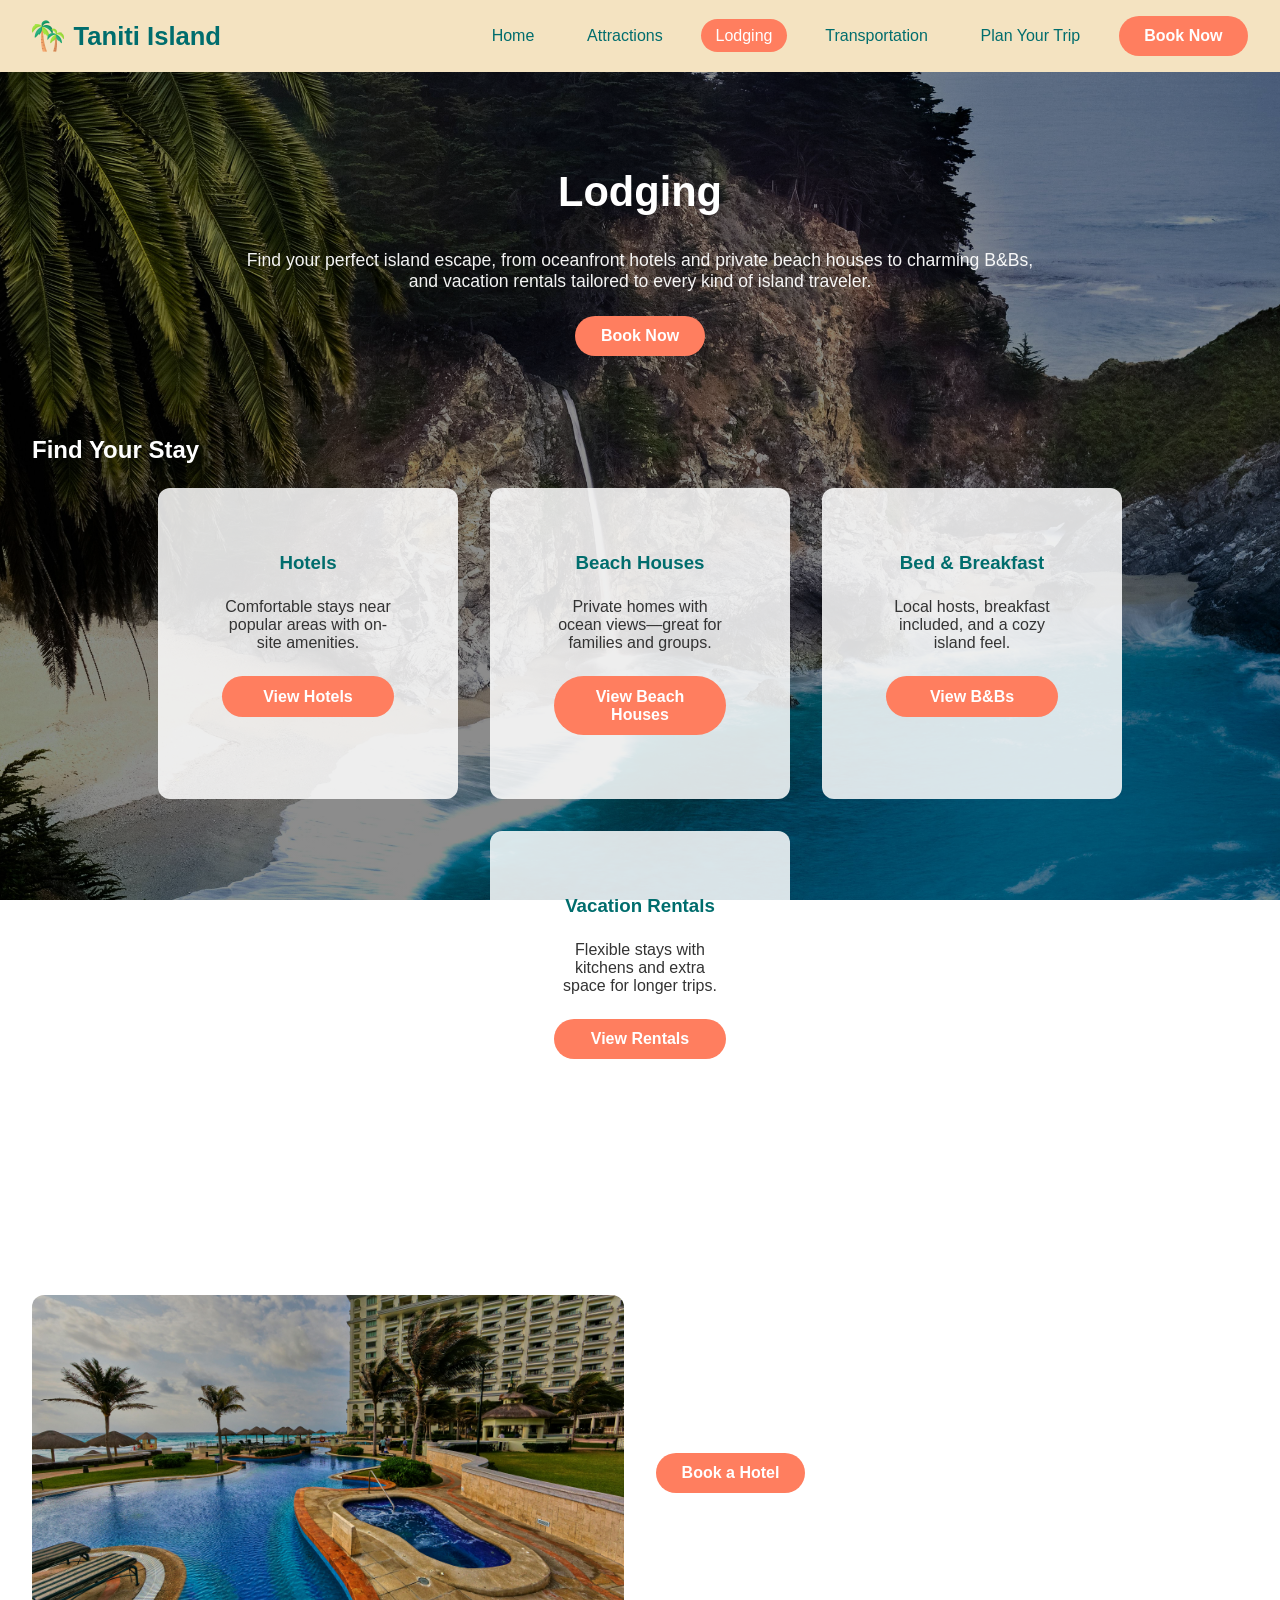
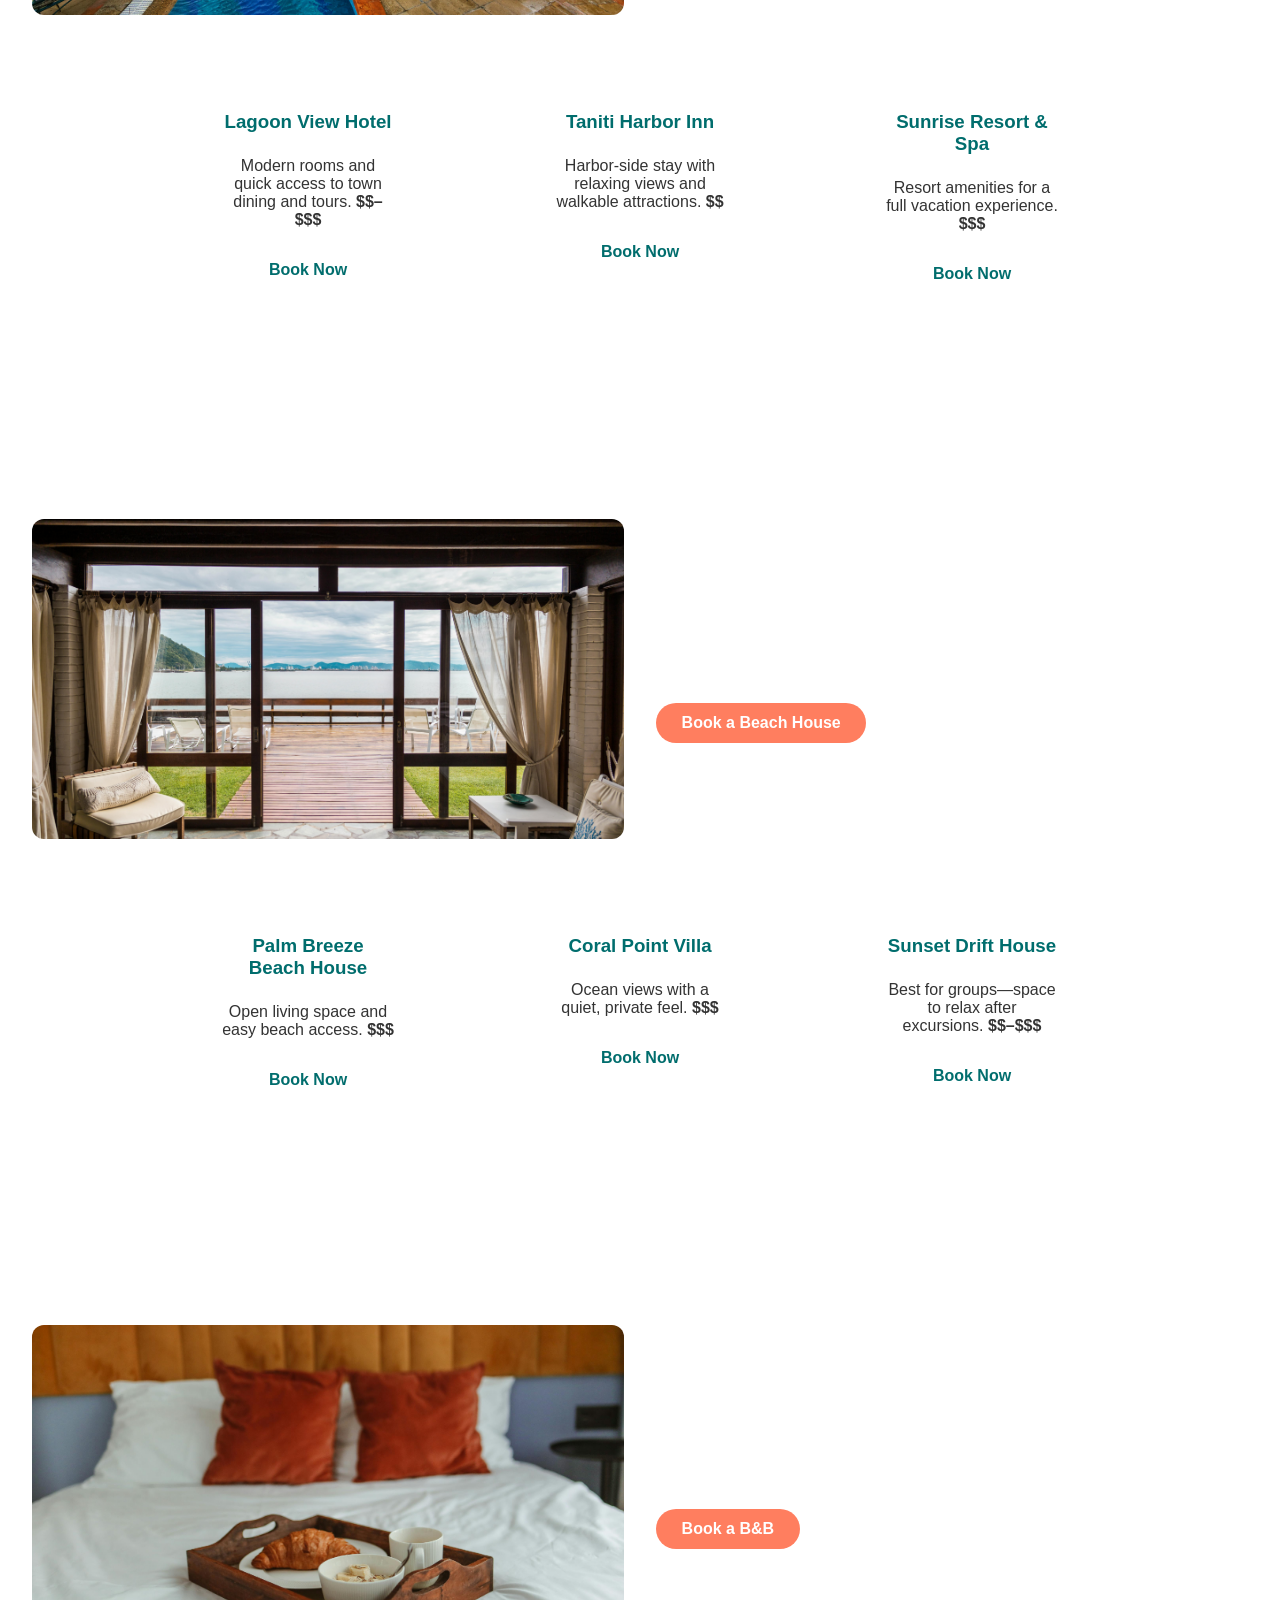
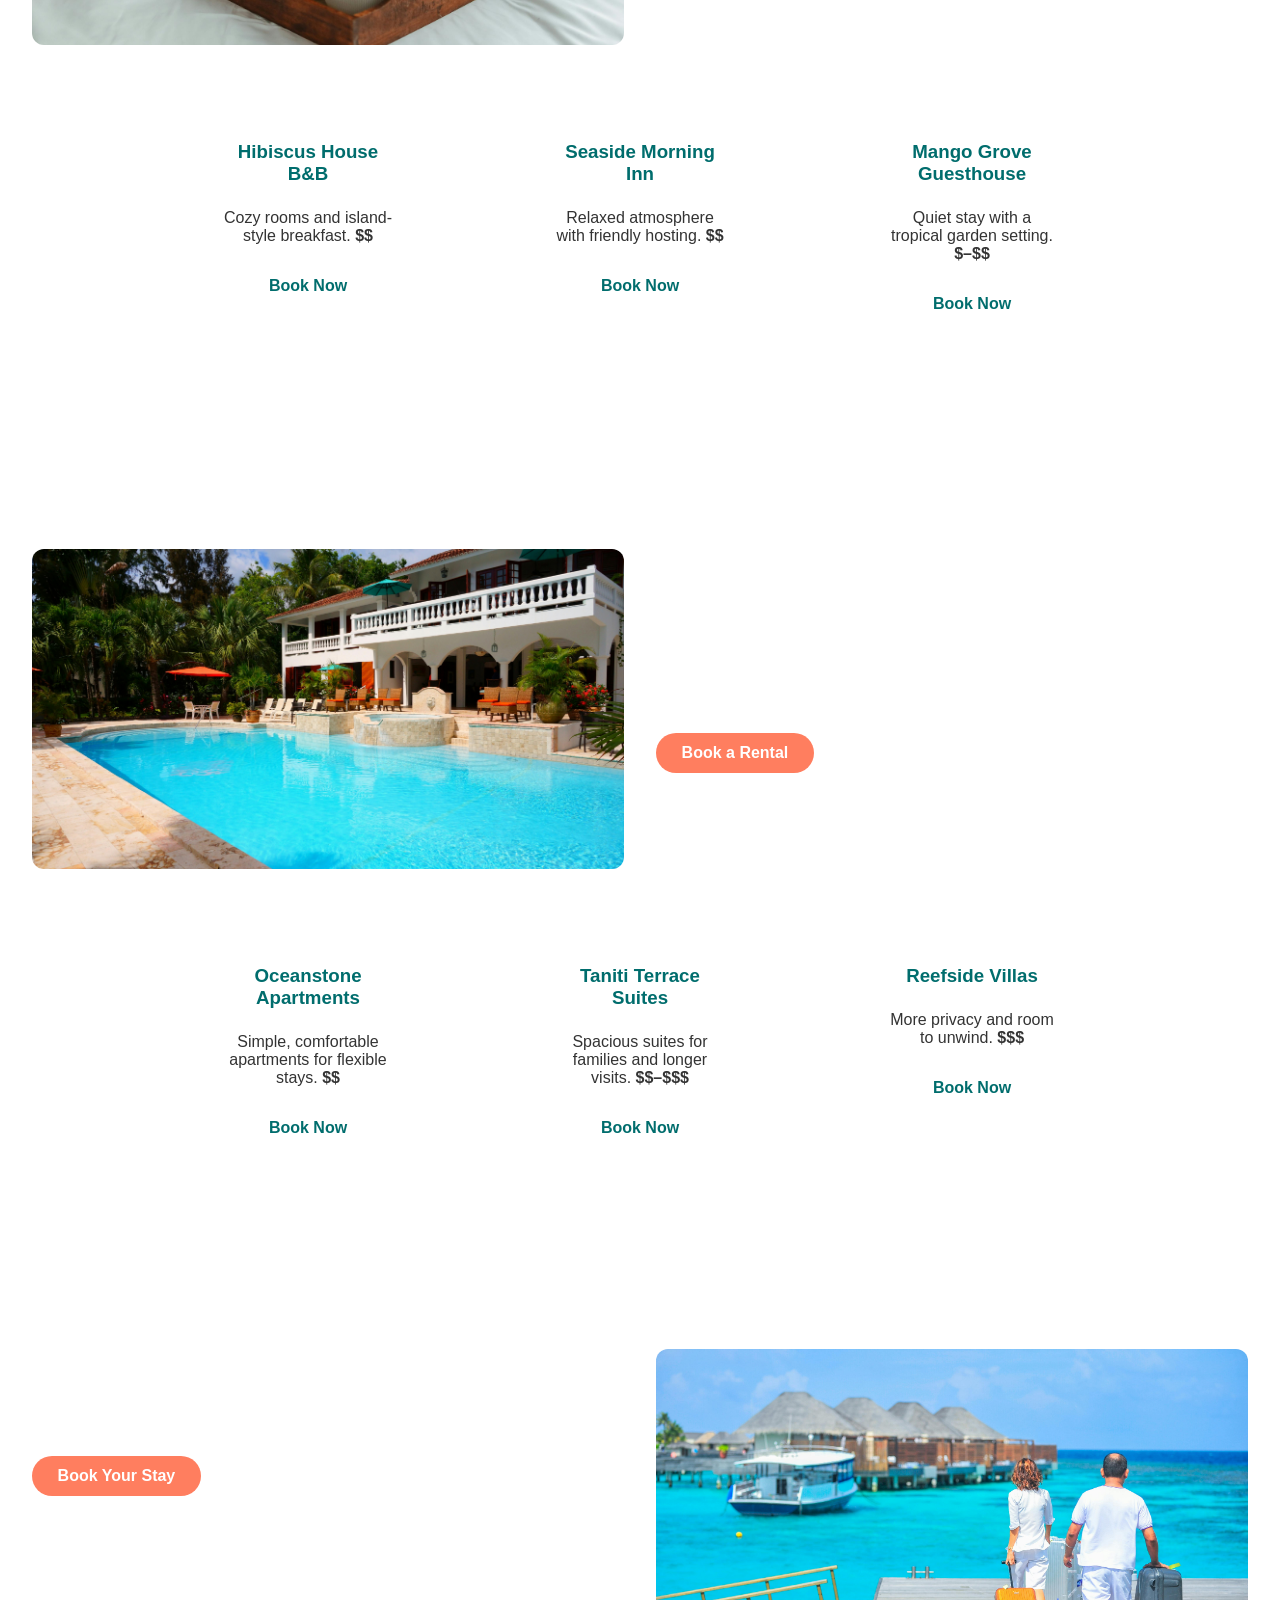
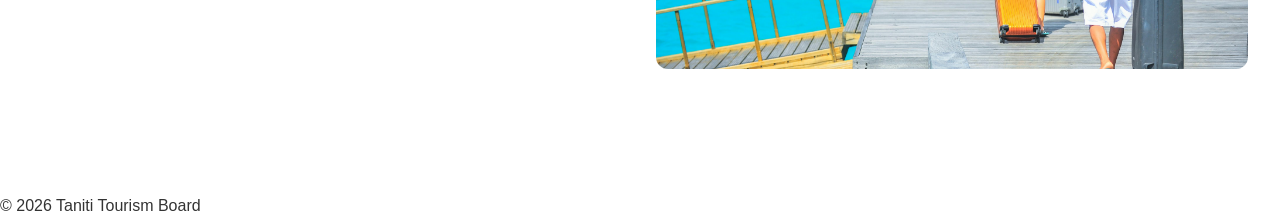
<file: public/lodging.html>
<!DOCTYPE html>
<html lang="en">
<head>
  <meta charset="UTF-8" />
  <title>Lodging | Taniti Tourism</title>
  <meta name="viewport" content="width=device-width, initial-scale=1.0" />
  <link rel="icon" type="image/png" href="favicon.png" />
  <link rel="stylesheet" href="css/styles.css" />
</head>

<body>
  <div id="top"></div>

  <!-- Global navigation -->
  <header>
    <div class="logo">
      <a href="index.html">
        <img src="favicon.png" alt="Taniti logo" />
        <span>Taniti Island</span>
      </a>
    </div>

    <nav aria-label="Primary">
      <ul>
        <li><a href="index.html">Home</a></li>
        <li><a href="attractions.html">Attractions</a></li>
        <li><a class="active" href="lodging.html">Lodging</a></li>
        <li><a href="transportation.html">Transportation</a></li>
        <li><a href="plan.html">Plan Your Trip</a></li>
        <li><a class="btn-primary" href="book.html">Book Now</a></li>
      </ul>
    </nav>
  </header>

  <main class="page">
    <!-- Page header -->
    <section class="page-hero">
      <h1>Lodging</h1>
      <p>
        Find your perfect island escape, from oceanfront hotels and private beach houses to charming B&amp;Bs,
        and vacation rentals tailored to every kind of island traveler.
      </p>
      <a class="btn-primary" href="book.html">Book Now</a>
    </section>

    <!-- Overview -->
    <section class="section" aria-labelledby="lodging-overview-title">
      <h2 id="lodging-overview-title">Find Your Stay</h2>

      <div class="card-container">
        <article class="card">
          <div class="card-content">
            <h3>Hotels</h3>
            <p>Comfortable stays near popular areas with on-site amenities.</p>
            <a class="btn-primary" href="#hotels">View Hotels</a>
          </div>
        </article>

        <article class="card">
          <div class="card-content">
            <h3>Beach Houses</h3>
            <p>Private homes with ocean views—great for families and groups.</p>
            <a class="btn-primary" href="#beach-houses">View Beach Houses</a>
          </div>
        </article>

        <article class="card">
          <div class="card-content">
            <h3>Bed &amp; Breakfast</h3>
            <p>Local hosts, breakfast included, and a cozy island feel.</p>
            <a class="btn-primary" href="#bnb">View B&amp;Bs</a>
          </div>
        </article>

        <article class="card">
          <div class="card-content">
            <h3>Vacation Rentals</h3>
            <p>Flexible stays with kitchens and extra space for longer trips.</p>
            <a class="btn-primary" href="#vacation-rentals">View Rentals</a>
          </div>
        </article>
      </div>
    </section>

    <!-- Hotels -->
    <section id="hotels" class="section anchor-offset" aria-labelledby="hotels-title">
      <div class="section-header">
        <h2 id="hotels-title">Hotels</h2>
        <a class="back-to-top" href="#top">Back to top</a>
      </div>

      <div class="grid-2">
        <div class="media">
          <img src="images/hotel1.jpg" alt="Hotel exterior on Taniti" />
        </div>

        <div class="section-copy">
          <p>
            Hotels are a convenient option for visitors who want easy access to dining, tours, and transportation.
            Many locations offer front-desk support and flexible booking.
          </p>
          <ul class="bullets">
            <li>Recommended for: first-time visitors, business travelers, short stays</li>
            <li>Typical amenities: Wi-Fi, concierge support, on-site dining</li>
            <li>Booking tip: reserve early during peak travel weeks</li>
          </ul>
          <a class="btn-primary" href="book.html">Book a Hotel</a>
        </div>
      </div>

      <div class="card-container">
        <article class="card">
          <div class="card-content">
            <h3>Lagoon View Hotel</h3>
            <p>Modern rooms and quick access to town dining and tours. <strong>$$–$$$</strong></p>
            <a class="btn-secondary" href="book.html">Book Now</a>
          </div>
        </article>

        <article class="card">
          <div class="card-content">
            <h3>Taniti Harbor Inn</h3>
            <p>Harbor-side stay with relaxing views and walkable attractions. <strong>$$</strong></p>
            <a class="btn-secondary" href="book.html">Book Now</a>
          </div>
        </article>

        <article class="card">
          <div class="card-content">
            <h3>Sunrise Resort &amp; Spa</h3>
            <p>Resort amenities for a full vacation experience. <strong>$$$</strong></p>
            <a class="btn-secondary" href="book.html">Book Now</a>
          </div>
        </article>
      </div>
    </section>

    <!-- Beach Houses -->
    <section id="beach-houses" class="section anchor-offset" aria-labelledby="beach-houses-title">
      <div class="section-header">
        <h2 id="beach-houses-title">Beach Houses</h2>
        <a class="back-to-top" href="#top">Back to top</a>
      </div>

      <div class="grid-2">
        <div class="media">
          <img src="images/beach-house.jpg" alt="Beach house on Taniti" />
        </div>

        <div class="section-copy">
          <p>
            Beach houses are ideal for families and groups who want space, privacy, and an oceanfront atmosphere.
            Many homes include kitchens and outdoor areas for relaxing after a day of exploring.
          </p>
          <ul class="bullets">
            <li>Recommended for: families, groups, longer stays</li>
            <li>Typical amenities: full kitchen, multiple bedrooms, outdoor seating</li>
            <li>Booking tip: confirm occupancy limits and check-in details</li>
          </ul>
          <a class="btn-primary" href="book.html">Book a Beach House</a>
        </div>
      </div>

      <div class="card-container">
        <article class="card">
          <div class="card-content">
            <h3>Palm Breeze Beach House</h3>
            <p>Open living space and easy beach access. <strong>$$$</strong></p>
            <a class="btn-secondary" href="book.html">Book Now</a>
          </div>
        </article>

        <article class="card">
          <div class="card-content">
            <h3>Coral Point Villa</h3>
            <p>Ocean views with a quiet, private feel. <strong>$$$</strong></p>
            <a class="btn-secondary" href="book.html">Book Now</a>
          </div>
        </article>

        <article class="card">
          <div class="card-content">
            <h3>Sunset Drift House</h3>
            <p>Best for groups—space to relax after excursions. <strong>$$–$$$</strong></p>
            <a class="btn-secondary" href="book.html">Book Now</a>
          </div>
        </article>
      </div>
    </section>

    <!-- Bed & Breakfast -->
    <section id="bnb" class="section anchor-offset" aria-labelledby="bnb-title">
      <div class="section-header">
        <h2 id="bnb-title">Bed &amp; Breakfast</h2>
        <a class="back-to-top" href="#top">Back to top</a>
      </div>

      <div class="grid-2">
        <div class="media">
          <img src="images/bnb.jpg" alt="Bed and breakfast on Taniti" />
        </div>

        <div class="section-copy">
          <p>
            Bed &amp; Breakfast stays offer a quieter experience with local hosts and a personal touch. These are a
            great option for visitors who enjoy a relaxed schedule and local recommendations.
          </p>
          <ul class="bullets">
            <li>Recommended for: couples, solo travelers, visitors who prefer a quiet stay</li>
            <li>Typical amenities: breakfast included, local guidance, smaller property size</li>
            <li>Booking tip: note breakfast times and any dietary options</li>
          </ul>
          <a class="btn-primary" href="book.html">Book a B&amp;B</a>
        </div>
      </div>

      <div class="card-container">
        <article class="card">
          <div class="card-content">
            <h3>Hibiscus House B&amp;B</h3>
            <p>Cozy rooms and island-style breakfast. <strong>$$</strong></p>
            <a class="btn-secondary" href="book.html">Book Now</a>
          </div>
        </article>

        <article class="card">
          <div class="card-content">
            <h3>Seaside Morning Inn</h3>
            <p>Relaxed atmosphere with friendly hosting. <strong>$$</strong></p>
            <a class="btn-secondary" href="book.html">Book Now</a>
          </div>
        </article>

        <article class="card">
          <div class="card-content">
            <h3>Mango Grove Guesthouse</h3>
            <p>Quiet stay with a tropical garden setting. <strong>$–$$</strong></p>
            <a class="btn-secondary" href="book.html">Book Now</a>
          </div>
        </article>
      </div>
    </section>

    <!-- Vacation Rentals -->
    <section id="vacation-rentals" class="section anchor-offset" aria-labelledby="rentals-title">
      <div class="section-header">
        <h2 id="rentals-title">Vacation Rentals</h2>
        <a class="back-to-top" href="#top">Back to top</a>
      </div>

      <div class="grid-2">
        <div class="media">
          <img src="images/rental.jpg" alt="Vacation rental on Taniti" />
        </div>

        <div class="section-copy">
          <p>
            Vacation rentals work well for visitors who want flexibility and extra space. Many rentals include
            kitchens, laundry, and living areas that make longer stays more comfortable.
          </p>
          <ul class="bullets">
            <li>Recommended for: longer stays, families, remote workers</li>
            <li>Typical amenities: kitchen, laundry, living space</li>
            <li>Booking tip: check cancellation policy and cleaning fees</li>
          </ul>
          <a class="btn-primary" href="book.html">Book a Rental</a>
        </div>
      </div>

      <div class="card-container">
        <article class="card">
          <div class="card-content">
            <h3>Oceanstone Apartments</h3>
            <p>Simple, comfortable apartments for flexible stays. <strong>$$</strong></p>
            <a class="btn-secondary" href="book.html">Book Now</a>
          </div>
        </article>

        <article class="card">
          <div class="card-content">
            <h3>Taniti Terrace Suites</h3>
            <p>Spacious suites for families and longer visits. <strong>$$–$$$</strong></p>
            <a class="btn-secondary" href="book.html">Book Now</a>
          </div>
        </article>

        <article class="card">
          <div class="card-content">
            <h3>Reefside Villas</h3>
            <p>More privacy and room to unwind. <strong>$$$</strong></p>
            <a class="btn-secondary" href="book.html">Book Now</a>
          </div>
        </article>
      </div>
    </section>

    <!-- Lodging tips -->
    <section class="section" aria-labelledby="lodging-tips-title">
      <h2 id="lodging-tips-title">Lodging Tips</h2>

      <div class="grid-2">
        <div class="section-copy">
          <ul class="bullets">
            <li>Confirm check-in and check-out times before arrival.</li>
            <li>Ask about accessibility needs when booking.</li>
            <li>Review cancellation policies for changes in travel plans.</li>
          </ul>
          <a class="btn-primary" href="book.html">Book Your Stay</a>
        </div>

        <div class="media">
          <img src="images/lodging-tips.jpg" alt="People arriving at Taniti" />
        </div>
      </div>
    </section>
  </main>

  <footer>
    <p>&copy; 2026 Taniti Tourism Board</p>
  </footer>
</body>
</html>
</file>
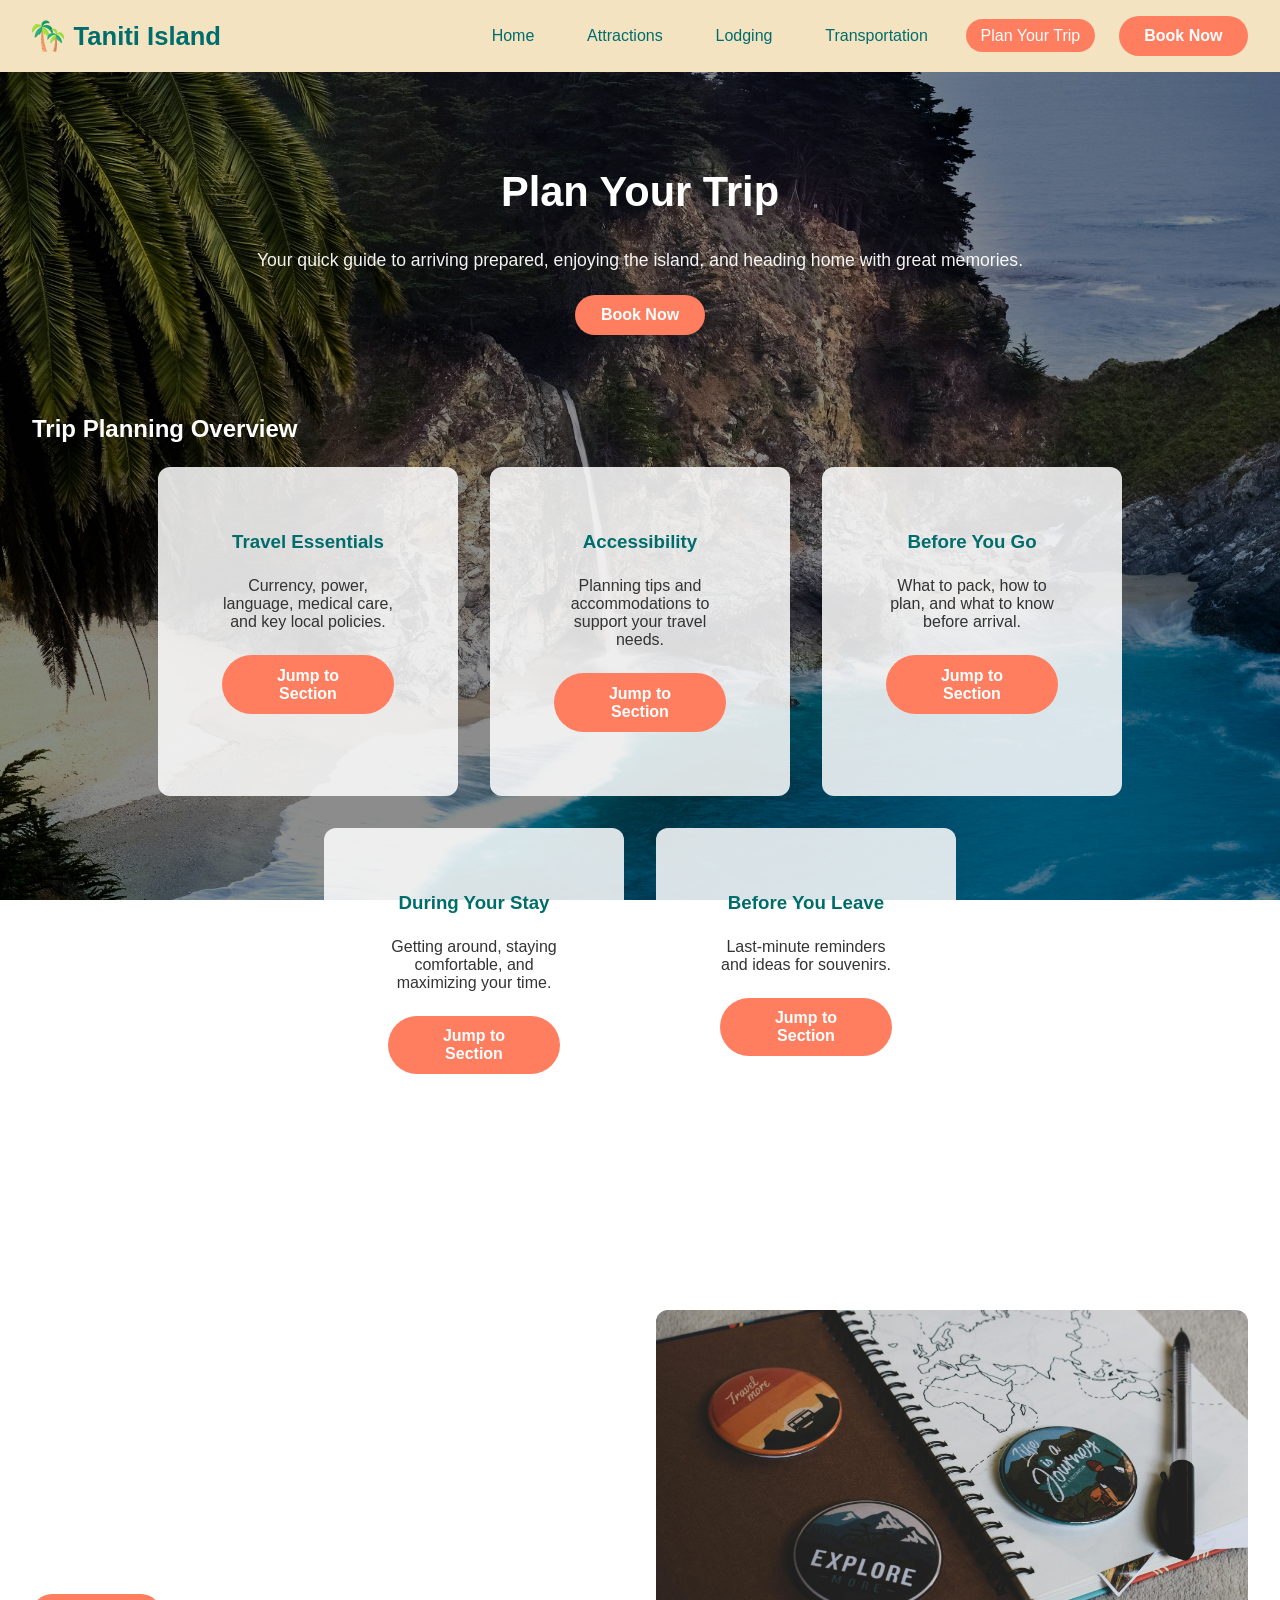
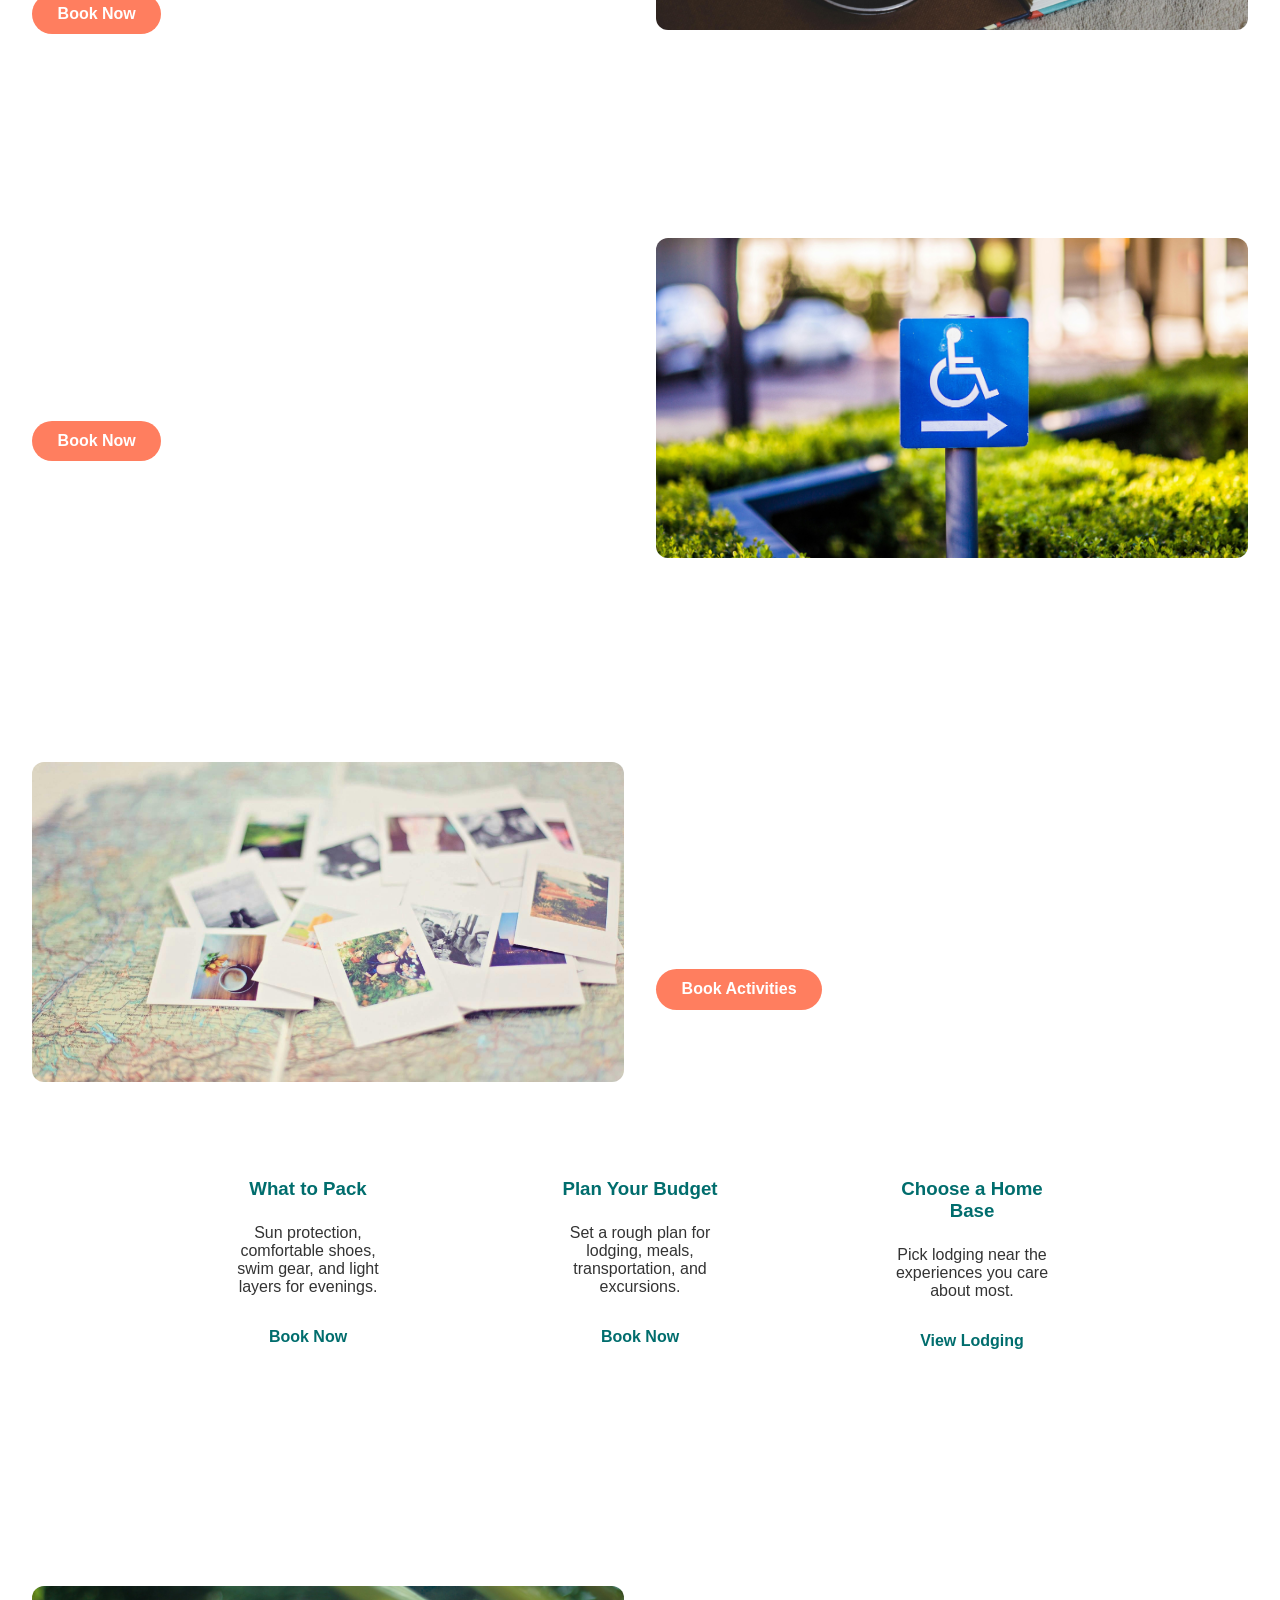
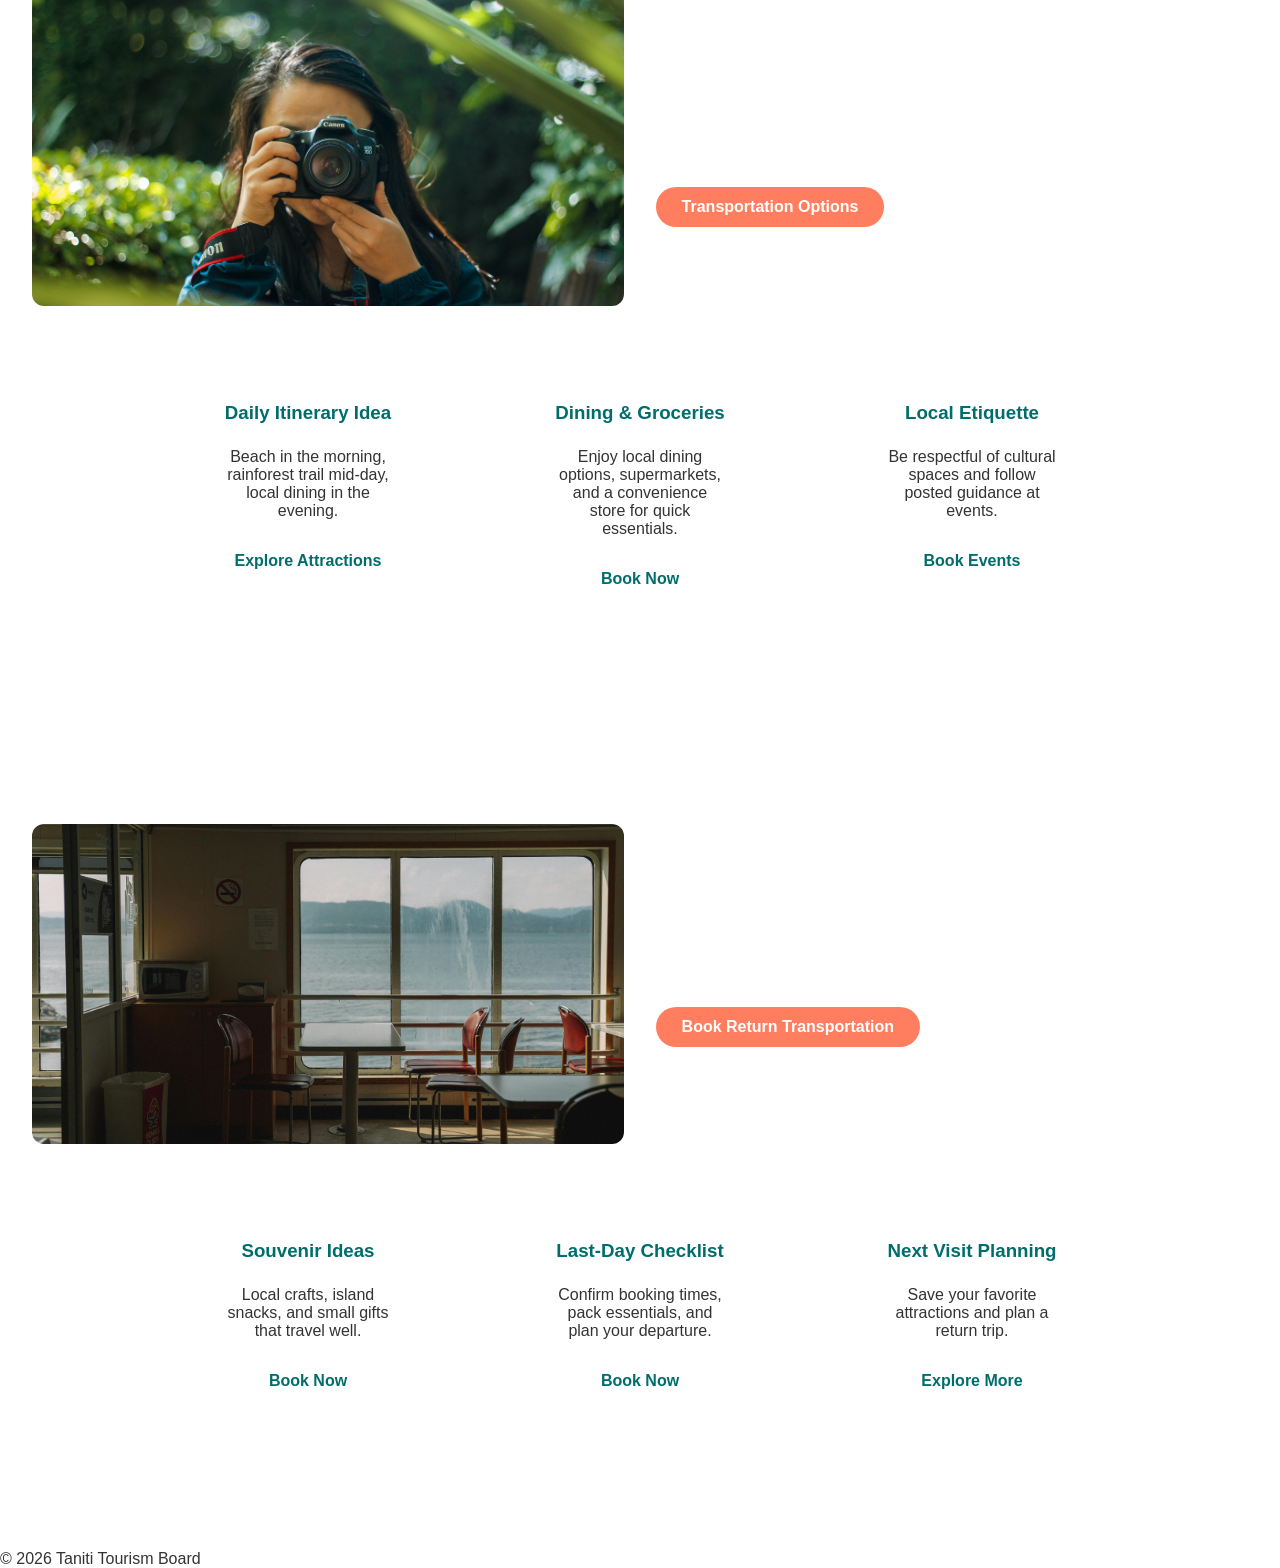
<file: public/plan.html>
<!DOCTYPE html>
<html lang="en">
<head>
  <meta charset="UTF-8" />
  <title>Plan Your Trip | Taniti Tourism</title>
  <meta name="viewport" content="width=device-width, initial-scale=1.0" />
  <link rel="icon" type="image/png" href="favicon.png" />
  <link rel="stylesheet" href="css/styles.css" />
</head>

<body>
  <div id="top"></div>

  <!-- Global navigation -->
  <header>
    <div class="logo">
      <a href="index.html">
        <img src="favicon.png" alt="Taniti logo" />
        <span>Taniti Island</span>
      </a>
    </div>

    <nav aria-label="Primary">
      <ul>
        <li><a href="index.html">Home</a></li>
        <li><a href="attractions.html">Attractions</a></li>
        <li><a href="lodging.html">Lodging</a></li>
        <li><a href="transportation.html">Transportation</a></li>
        <li><a class="active" href="plan.html">Plan Your Trip</a></li>
        <li><a class="btn-primary" href="book.html">Book Now</a></li>
      </ul>
    </nav>
  </header>

  <main class="page">
    <!-- Page header -->
    <section class="page-hero">
      <h1>Plan Your Trip</h1>
      <p>Your quick guide to arriving prepared, enjoying the island, and heading home with great memories.</p>
      <a class="btn-primary" href="book.html">Book Now</a>
    </section>

    <!-- Overview -->
    <section class="section" aria-labelledby="plan-overview-title">
      <h2 id="plan-overview-title">Trip Planning Overview</h2>

      <div class="card-container">
        <article class="card">
          <div class="card-content">
            <h3>Travel Essentials</h3>
            <p>Currency, power, language, medical care, and key local policies.</p>
            <a class="btn-primary" href="#travel-essentials">Jump to Section</a>
          </div>
        </article>

        <article class="card">
          <div class="card-content">
            <h3>Accessibility</h3>
            <p>Planning tips and accommodations to support your travel needs.</p>
            <a class="btn-primary" href="#accessibility">Jump to Section</a>
          </div>
        </article>

        <article class="card">
          <div class="card-content">
            <h3>Before You Go</h3>
            <p>What to pack, how to plan, and what to know before arrival.</p>
            <a class="btn-primary" href="#before-you-go">Jump to Section</a>
          </div>
        </article>

        <article class="card">
          <div class="card-content">
            <h3>During Your Stay</h3>
            <p>Getting around, staying comfortable, and maximizing your time.</p>
            <a class="btn-primary" href="#during-your-stay">Jump to Section</a>
          </div>
        </article>

        <article class="card">
          <div class="card-content">
            <h3>Before You Leave</h3>
            <p>Last-minute reminders and ideas for souvenirs.</p>
            <a class="btn-primary" href="#before-you-leave">Jump to Section</a>
          </div>
        </article>
      </div>
    </section>

    <!-- Travel Essentials -->
    <section id="travel-essentials" class="section anchor-offset" aria-labelledby="essentials-title">
      <div class="section-header">
        <h2 id="essentials-title">Travel Essentials</h2>
        <a class="back-to-top" href="#top">Back to top</a>
      </div>

      <div class="grid-2">
        <div class="section-copy">
          <p>These quick facts help you plan confidently and avoid surprises during your trip.</p>

          <ul class="bullets">
            <li><strong>Currency:</strong> U.S. dollars are used across the island, and credit cards are widely accepted.</li>
            <li><strong>Electricity:</strong> 120 volts (U.S.-style outlets).</li>
            <li><strong>Language:</strong> English is commonly spoken in Taniti City but may be limited in rural areas.</li>
            <li><strong>Medical Care:</strong> One hospital and multiple clinics serve the island.</li>
            <li><strong>Safety:</strong> Violent crime is rare, but normal precautions in crowded areas are recommended.</li>
            <li><strong>Alcohol Sales:</strong> Not permitted between midnight and 9:00 a.m.</li>
            <li><strong>Holidays:</strong> Some attractions and restaurants may close on local holidays.</li>
          </ul>

          <a class="btn-primary" href="book.html">Book Now</a>
        </div>

        <div class="media">
          <img src="images/plan-essentials.jpg" alt="Travel essentials on Taniti" />
        </div>
      </div>
    </section>

    <!-- Accessibility & Inclusion -->
    <section id="accessibility" class="section anchor-offset" aria-labelledby="accessibility-title">
      <div class="section-header">
        <h2 id="accessibility-title">Accessibility &amp; Inclusion</h2>
        <a class="back-to-top" href="#top">Back to top</a>
      </div>

      <div class="grid-2">
        <div class="section-copy">
          <p>
            Taniti welcomes visitors of all abilities. Accessibility accommodations may vary by location,
            so advance planning is recommended.
          </p>

          <ul class="bullets">
            <li><strong>Lodging:</strong> Some hotels and resorts offer accessible rooms and facilities.</li>
            <li><strong>Transportation:</strong> Public transit accessibility may vary by route.</li>
            <li><strong>Tours &amp; Activities:</strong> Confirm mobility needs when booking guided experiences.</li>
            <li><strong>Medical Support:</strong> The island hospital and clinics provide multilingual assistance.</li>
          </ul>

          <a class="btn-primary" href="book.html">Book Now</a>
        </div>

        <div class="media">
          <img src="images/plan-accessibility.jpg" alt="Accessible travel on Taniti" />
        </div>
      </div>
    </section>

    <!-- Before You Go -->
    <section id="before-you-go" class="section anchor-offset" aria-labelledby="before-title">
      <div class="section-header">
        <h2 id="before-title">Before You Go</h2>
        <a class="back-to-top" href="#top">Back to top</a>
      </div>

      <div class="grid-2">
        <div class="media">
          <img src="images/plan-before.jpg" alt="Planning and packing" />
        </div>

        <div class="section-copy">
          <p>A little planning goes a long way. Use this checklist to arrive prepared and avoid last-minute stress.</p>

          <ul class="bullets">
            <li><strong>Pack smart:</strong> light layers, comfortable shoes, sun protection, and bug spray.</li>
            <li><strong>Documents:</strong> keep IDs and confirmations accessible (digital + backup).</li>
            <li><strong>Plan activities:</strong> book popular tours early, especially during peak season.</li>
            <li><strong>Arrival options:</strong> most visitors arrive by air; a cruise ship docks once per week.</li>
            <li><strong>Accessibility needs:</strong> confirm lodging and transportation options in advance.</li>
          </ul>

          <a class="btn-primary" href="book.html">Book Activities</a>
        </div>
      </div>

      <div class="card-container">
        <article class="card">
          <div class="card-content">
            <h3>What to Pack</h3>
            <p>Sun protection, comfortable shoes, swim gear, and light layers for evenings.</p>
            <a class="btn-secondary" href="book.html">Book Now</a>
          </div>
        </article>

        <article class="card">
          <div class="card-content">
            <h3>Plan Your Budget</h3>
            <p>Set a rough plan for lodging, meals, transportation, and excursions.</p>
            <a class="btn-secondary" href="book.html">Book Now</a>
          </div>
        </article>

        <article class="card">
          <div class="card-content">
            <h3>Choose a Home Base</h3>
            <p>Pick lodging near the experiences you care about most.</p>
            <a class="btn-secondary" href="lodging.html">View Lodging</a>
          </div>
        </article>
      </div>
    </section>

    <!-- During Your Stay -->
    <section id="during-your-stay" class="section anchor-offset" aria-labelledby="during-title">
      <div class="section-header">
        <h2 id="during-title">During Your Stay</h2>
        <a class="back-to-top" href="#top">Back to top</a>
      </div>

      <div class="grid-2">
        <div class="media">
          <img src="images/plan-during.jpg" alt="Enjoying the island" />
        </div>

        <div class="section-copy">
          <p>Once you arrive, focus on comfort, flexibility, and safety. These tips help you enjoy Taniti smoothly.</p>

          <ul class="bullets">
            <li><strong>Transportation:</strong> public buses operate in Taniti City from 5 a.m. to 11 p.m.; taxis and rentals are available island-wide.</li>
            <li><strong>Stay hydrated:</strong> bring water for hikes and beach days.</li>
            <li><strong>Respect nature:</strong> follow trail guidance and posted safety signs.</li>
            <li><strong>Family-friendly planning:</strong> choose calmer beaches and earlier tour times.</li>
          </ul>

          <a class="btn-primary" href="transportation.html">Transportation Options</a>
        </div>
      </div>

      <div class="card-container">
        <article class="card">
          <div class="card-content">
            <h3>Daily Itinerary Idea</h3>
            <p>Beach in the morning, rainforest trail mid-day, local dining in the evening.</p>
            <a class="btn-secondary" href="attractions.html">Explore Attractions</a>
          </div>
        </article>

        <article class="card">
          <div class="card-content">
            <h3>Dining &amp; Groceries</h3>
            <p>Enjoy local dining options, supermarkets, and a convenience store for quick essentials.</p>
            <a class="btn-secondary" href="book.html">Book Now</a>
          </div>
        </article>

        <article class="card">
          <div class="card-content">
            <h3>Local Etiquette</h3>
            <p>Be respectful of cultural spaces and follow posted guidance at events.</p>
            <a class="btn-secondary" href="book.html">Book Events</a>
          </div>
        </article>
      </div>
    </section>

    <!-- Before You Leave -->
    <section id="before-you-leave" class="section anchor-offset" aria-labelledby="leave-title">
      <div class="section-header">
        <h2 id="leave-title">Before You Leave</h2>
        <a class="back-to-top" href="#top">Back to top</a>
      </div>

      <div class="grid-2">
        <div class="media">
          <img src="images/plan-leave.jpg" alt="Preparing to leave" />
        </div>

        <div class="section-copy">
          <p>Wrap up your trip smoothly with a quick checklist and a few ideas for what to bring home.</p>

          <ul class="bullets">
            <li><strong>Confirm transportation:</strong> book your ride to the airport or port.</li>
            <li><strong>Check-out plan:</strong> allow extra time for luggage and receipts.</li>
            <li><strong>Souvenirs:</strong> pick locally made items or island snacks as gifts.</li>
            <li><strong>One last photo stop:</strong> sunrise or sunset is worth it.</li>
          </ul>

          <a class="btn-primary" href="book.html">Book Return Transportation</a>
        </div>
      </div>

      <div class="card-container">
        <article class="card">
          <div class="card-content">
            <h3>Souvenir Ideas</h3>
            <p>Local crafts, island snacks, and small gifts that travel well.</p>
            <a class="btn-secondary" href="book.html">Book Now</a>
          </div>
        </article>

        <article class="card">
          <div class="card-content">
            <h3>Last-Day Checklist</h3>
            <p>Confirm booking times, pack essentials, and plan your departure.</p>
            <a class="btn-secondary" href="book.html">Book Now</a>
          </div>
        </article>

        <article class="card">
          <div class="card-content">
            <h3>Next Visit Planning</h3>
            <p>Save your favorite attractions and plan a return trip.</p>
            <a class="btn-secondary" href="attractions.html">Explore More</a>
          </div>
        </article>
      </div>
    </section>
  </main>

  <footer>
    <p>&copy; 2026 Taniti Tourism Board</p>
  </footer>
</body>
</html>
</file>
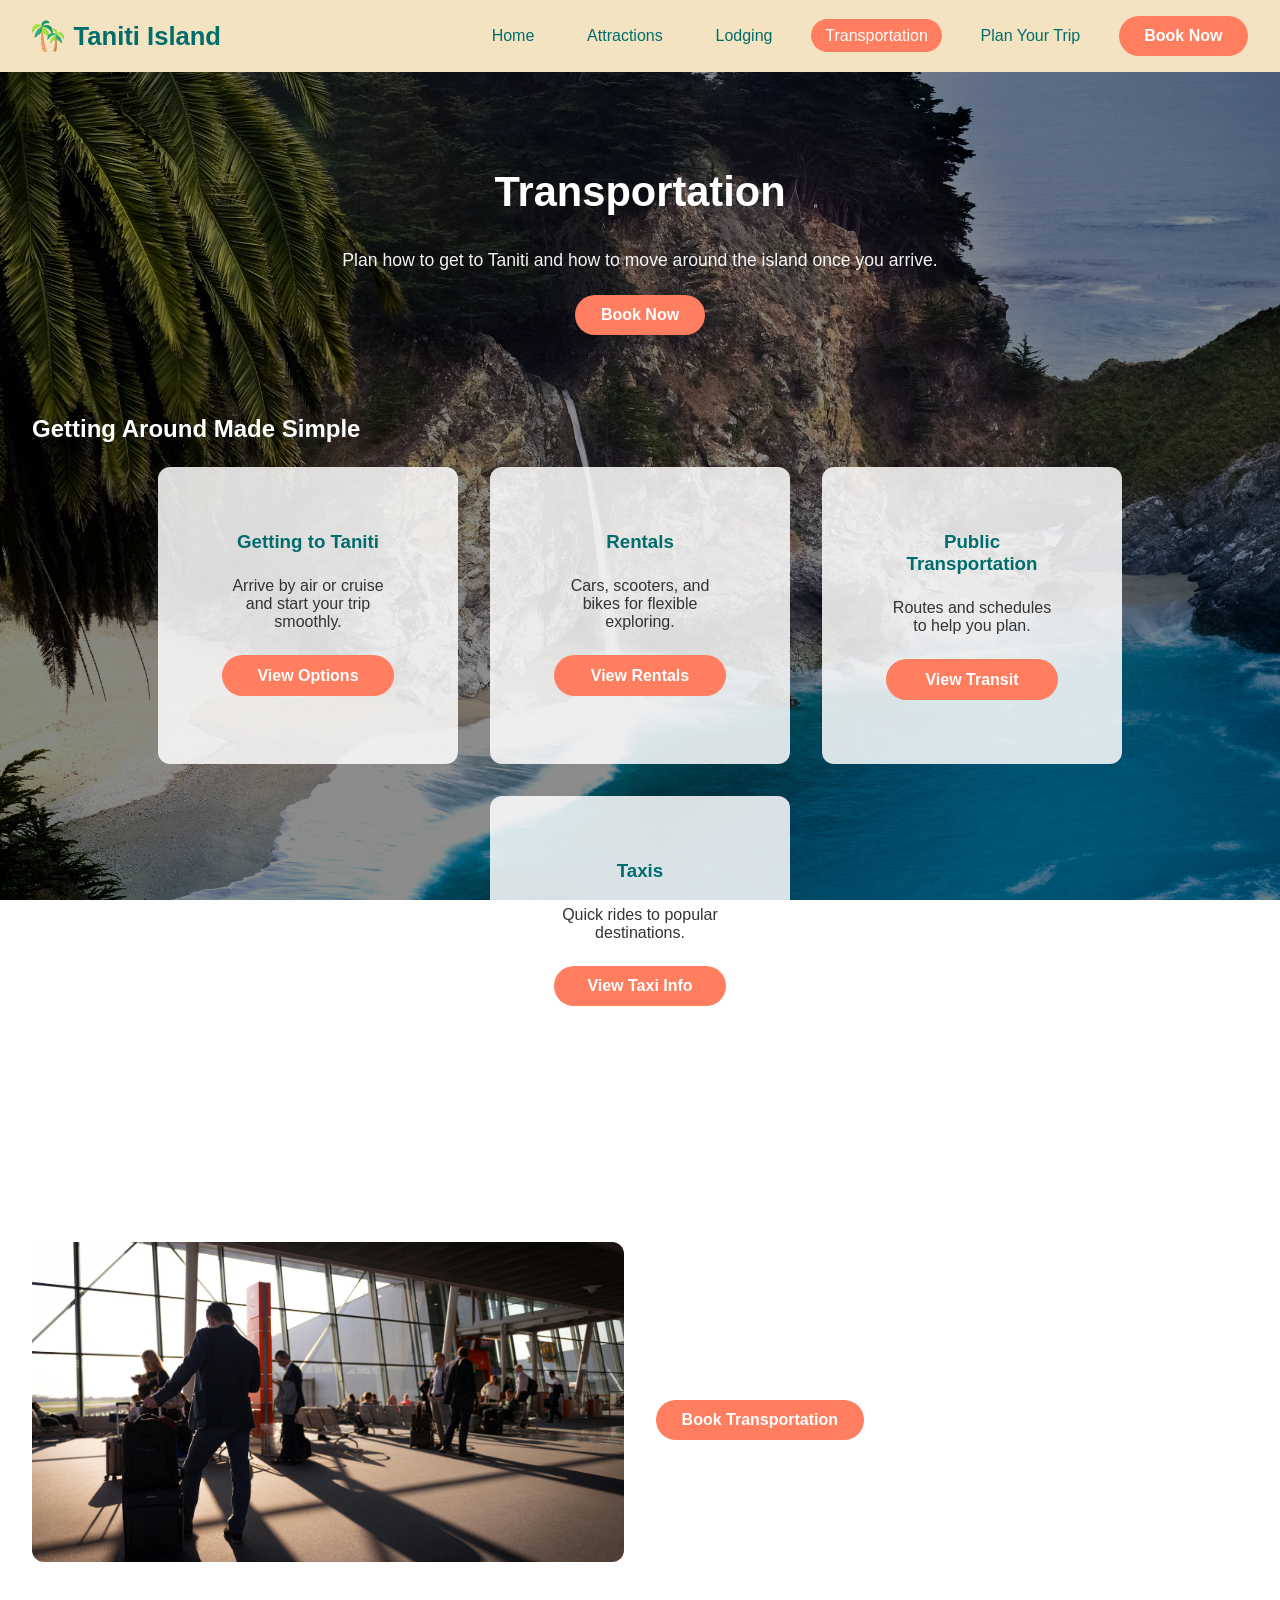
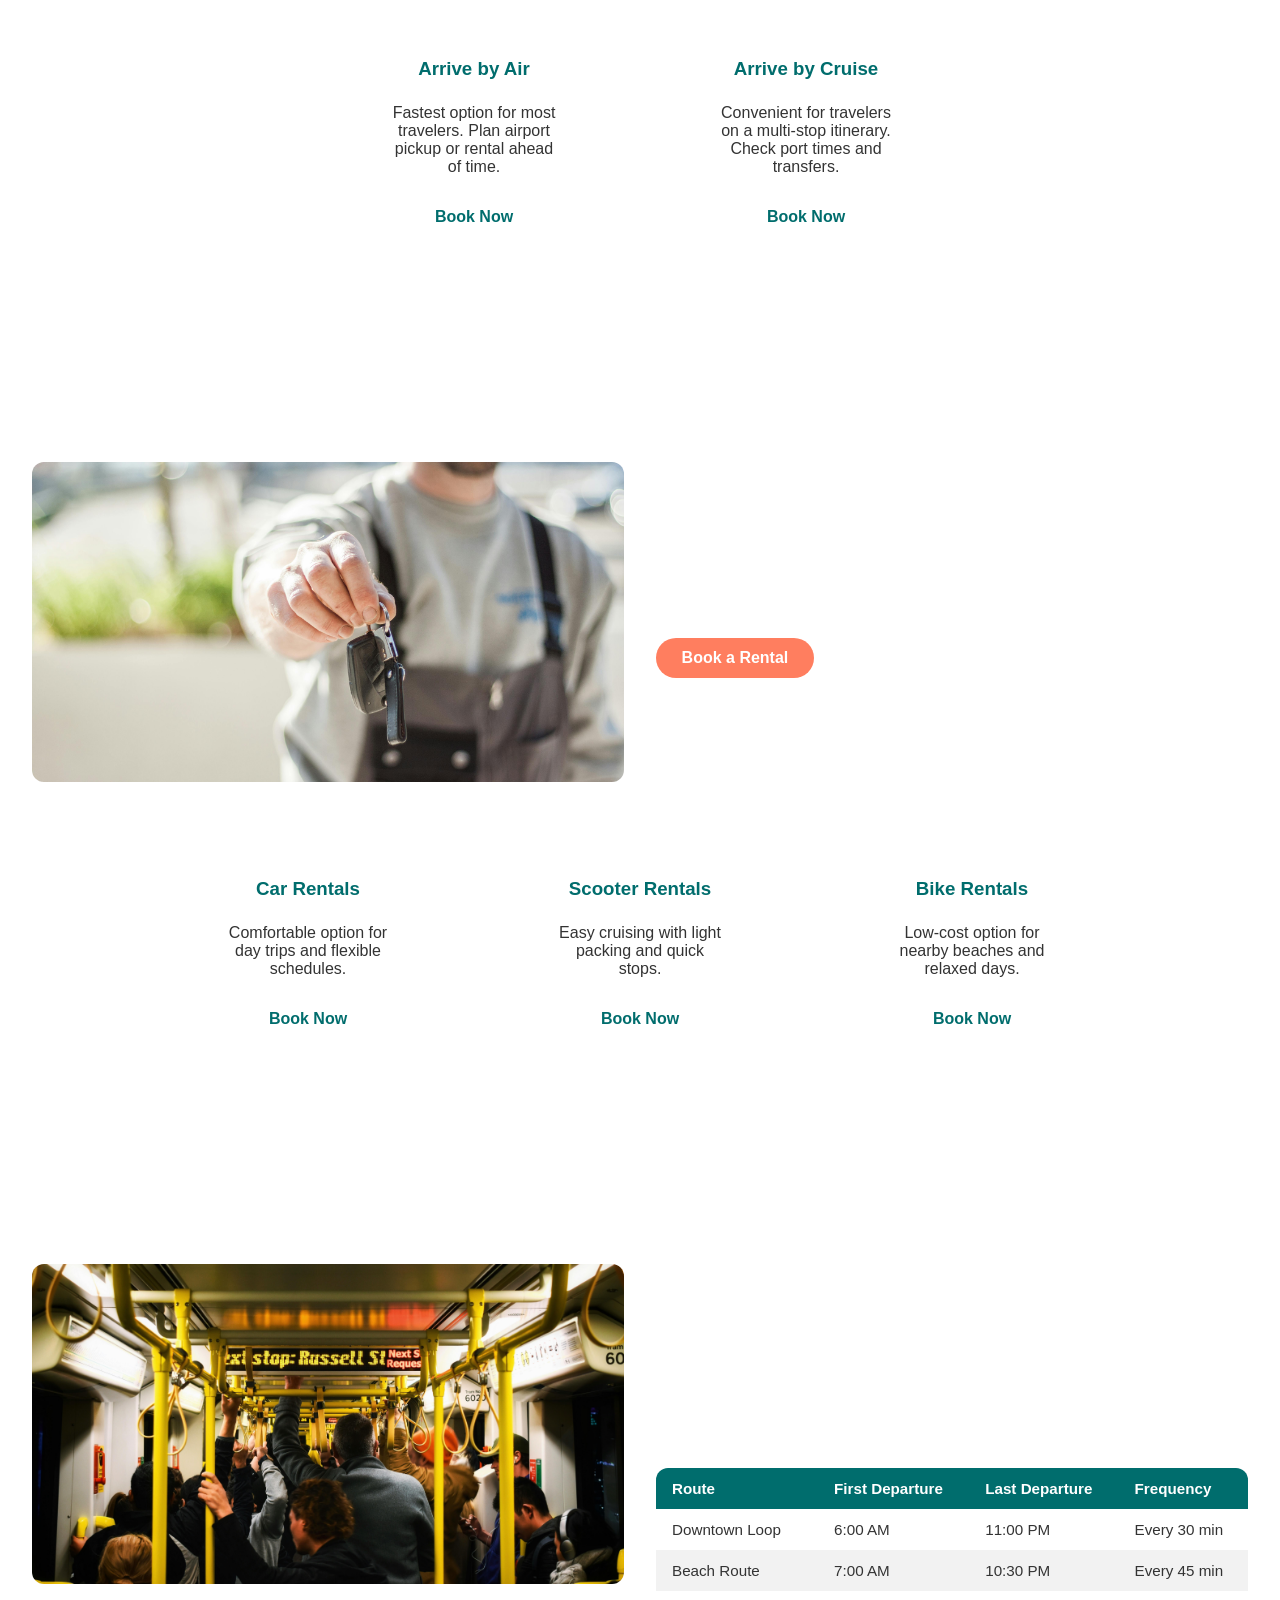
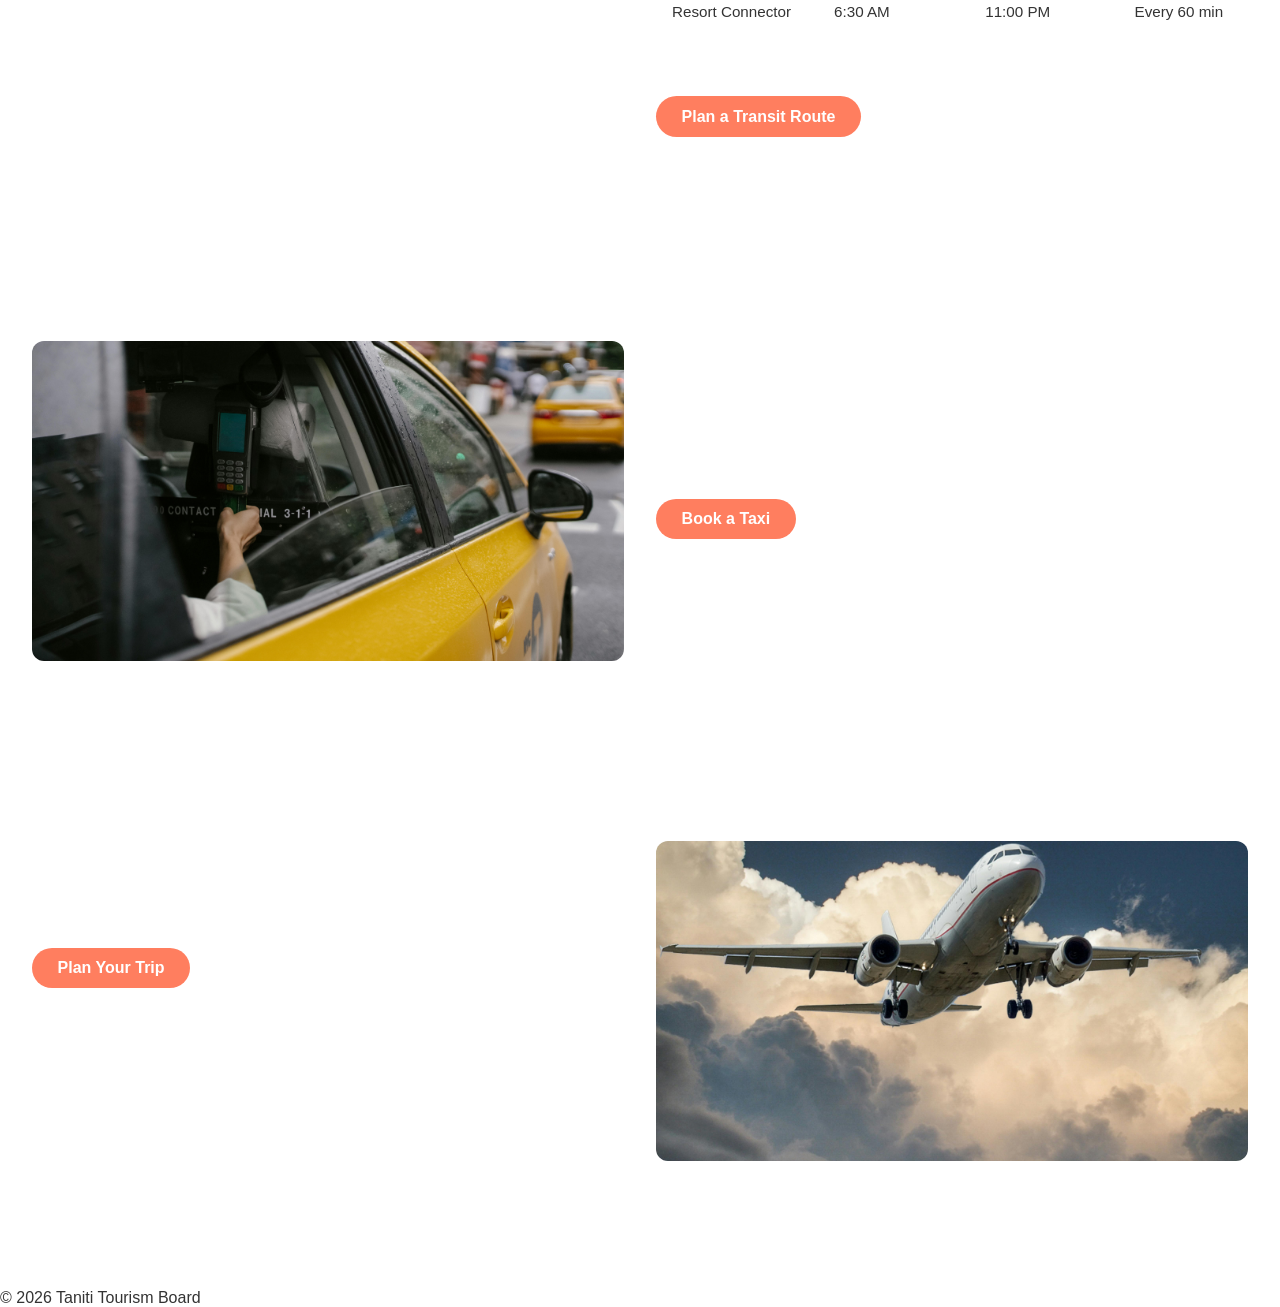
<file: public/transportation.html>
<!DOCTYPE html>
<html lang="en">
<head>
  <meta charset="UTF-8" />
  <title>Transportation | Taniti Tourism</title>
  <meta name="viewport" content="width=device-width, initial-scale=1.0" />
  <link rel="icon" type="image/png" href="favicon.png" />
  <link rel="stylesheet" href="css/styles.css" />
</head>

<body>
  <div id="top"></div>

  <!-- Global navigation -->
  <header>
    <div class="logo">
      <a href="index.html">
        <img src="favicon.png" alt="Taniti logo" />
        <span>Taniti Island</span>
      </a>
    </div>

    <nav aria-label="Primary">
      <ul>
        <li><a href="index.html">Home</a></li>
        <li><a href="attractions.html">Attractions</a></li>
        <li><a href="lodging.html">Lodging</a></li>
        <li><a class="active" href="transportation.html">Transportation</a></li>
        <li><a href="plan.html">Plan Your Trip</a></li>
        <li><a class="btn-primary" href="book.html">Book Now</a></li>
      </ul>
    </nav>
  </header>

  <main class="page">
    <!-- Page header -->
    <section class="page-hero">
      <h1>Transportation</h1>
      <p>Plan how to get to Taniti and how to move around the island once you arrive.</p>
      <a class="btn-primary" href="book.html">Book Now</a>
    </section>

    <!-- Overview -->
    <section class="section" aria-labelledby="transport-overview-title">
      <h2 id="transport-overview-title">Getting Around Made Simple</h2>

      <div class="card-container">
        <article class="card">
          <div class="card-content">
            <h3>Getting to Taniti</h3>
            <p>Arrive by air or cruise and start your trip smoothly.</p>
            <a class="btn-primary" href="#getting-to-taniti">View Options</a>
          </div>
        </article>

        <article class="card">
          <div class="card-content">
            <h3>Rentals</h3>
            <p>Cars, scooters, and bikes for flexible exploring.</p>
            <a class="btn-primary" href="#rentals">View Rentals</a>
          </div>
        </article>

        <article class="card">
          <div class="card-content">
            <h3>Public Transportation</h3>
            <p>Routes and schedules to help you plan.</p>
            <a class="btn-primary" href="#public-transportation">View Transit</a>
          </div>
        </article>

        <article class="card">
          <div class="card-content">
            <h3>Taxis</h3>
            <p>Quick rides to popular destinations.</p>
            <a class="btn-primary" href="#taxis">View Taxi Info</a>
          </div>
        </article>
      </div>
    </section>

    <!-- Getting to Taniti -->
    <section id="getting-to-taniti" class="section anchor-offset" aria-labelledby="getting-title">
      <div class="section-header">
        <h2 id="getting-title">Getting to Taniti</h2>
        <a class="back-to-top" href="#top">Back to top</a>
      </div>

      <div class="grid-2">
        <div class="media">
          <img src="images/transport-arrival.jpg" alt="Arrival to Taniti" />
        </div>

        <div class="section-copy">
          <p>
            Taniti is accessible by air and by cruise. Choose the option that best matches your schedule,
            budget, and preferred travel style.
          </p>
          <ul class="bullets">
            <li><strong>Air:</strong> Best for faster arrivals and shorter trips.</li>
            <li><strong>Cruise:</strong> Great for visitors combining multiple destinations.</li>
            <li>Tip: Confirm arrival time before scheduling tours or lodging check-in.</li>
          </ul>
          <a class="btn-primary" href="book.html">Book Transportation</a>
        </div>
      </div>

      <div class="card-container">
        <article class="card">
          <div class="card-content">
            <h3>Arrive by Air</h3>
            <p>Fastest option for most travelers. Plan airport pickup or rental ahead of time.</p>
            <a class="btn-secondary" href="book.html">Book Now</a>
          </div>
        </article>

        <article class="card">
          <div class="card-content">
            <h3>Arrive by Cruise</h3>
            <p>Convenient for travelers on a multi-stop itinerary. Check port times and transfers.</p>
            <a class="btn-secondary" href="book.html">Book Now</a>
          </div>
        </article>
      </div>
    </section>

    <!-- Rentals -->
    <section id="rentals" class="section anchor-offset" aria-labelledby="rentals-title">
      <div class="section-header">
        <h2 id="rentals-title">Rentals</h2>
        <a class="back-to-top" href="#top">Back to top</a>
      </div>

      <div class="grid-2">
        <div class="media">
          <img src="images/transport-rentals.jpg" alt="Rental transportation on Taniti" />
        </div>

        <div class="section-copy">
          <p>
            Rentals give you maximum flexibility. Choose a car for comfort, a scooter for easy parking,
            or a bike for scenic exploring.
          </p>
          <ul class="bullets">
            <li><strong>Car rentals:</strong> Best for families, groups, and longer distances.</li>
            <li><strong>Scooters:</strong> Ideal for couples and quick trips around town.</li>
            <li><strong>Bikes:</strong> Great for short scenic rides and beach areas. <strong>Note: Helmets are required by law when biking.</strong></li>
          </ul>
          <a class="btn-primary" href="book.html">Book a Rental</a>
        </div>
      </div>

      <div class="card-container">
        <article class="card">
          <div class="card-content">
            <h3>Car Rentals</h3>
            <p>Comfortable option for day trips and flexible schedules.</p>
            <a class="btn-secondary" href="book.html">Book Now</a>
          </div>
        </article>

        <article class="card">
          <div class="card-content">
            <h3>Scooter Rentals</h3>
            <p>Easy cruising with light packing and quick stops.</p>
            <a class="btn-secondary" href="book.html">Book Now</a>
          </div>
        </article>

        <article class="card">
          <div class="card-content">
            <h3>Bike Rentals</h3>
            <p>Low-cost option for nearby beaches and relaxed days.</p>
            <a class="btn-secondary" href="book.html">Book Now</a>
          </div>
        </article>
      </div>
    </section>

    <!-- Public Transportation -->
    <section id="public-transportation" class="section anchor-offset" aria-labelledby="public-title">
      <div class="section-header">
        <h2 id="public-title">Public Transportation</h2>
        <a class="back-to-top" href="#top">Back to top</a>
      </div>

      <div class="grid-2">
        <div class="media">
          <img src="images/transport-public.jpg" alt="Public transportation on Taniti" />
        </div>

        <div class="section-copy">
          <p>
            Public transportation is a budget-friendly way to explore Taniti. Routes connect key areas such as
            town centers, major lodging zones, and popular attractions.
          </p>

          <ul class="bullets">
            <li>Recommended for: solo travelers and visitors staying near major routes</li>
            <li>Tip: Check schedules early and allow extra time during busy travel seasons</li>
            <li>Accessibility: some routes may have limited accessibility options</li>
          </ul>

          <h3>Route Schedule</h3>

          <table class="schedule-table">
            <thead>
              <tr>
                <th>Route</th>
                <th>First Departure</th>
                <th>Last Departure</th>
                <th>Frequency</th>
              </tr>
            </thead>
            <tbody>
              <tr>
                <td>Downtown Loop</td>
                <td>6:00 AM</td>
                <td>11:00 PM</td>
                <td>Every 30 min</td>
              </tr>
              <tr>
                <td>Beach Route</td>
                <td>7:00 AM</td>
                <td>10:30 PM</td>
                <td>Every 45 min</td>
              </tr>
              <tr>
                <td>Resort Connector</td>
                <td>6:30 AM</td>
                <td>11:00 PM</td>
                <td>Every 60 min</td>
              </tr>
            </tbody>
          </table>

          <p class="schedule-note">
            Public buses operate daily from 5:00 a.m. to 11:00 p.m. within Taniti City.
          </p>

          <a class="btn-primary" href="book.html">Plan a Transit Route</a>
        </div>
      </div>
    </section>

    <!-- Taxis -->
    <section id="taxis" class="section anchor-offset" aria-labelledby="taxi-title">
      <div class="section-header">
        <h2 id="taxi-title">Taxis</h2>
        <a class="back-to-top" href="#top">Back to top</a>
      </div>

      <div class="grid-2">
        <div class="media">
          <img src="images/transport-taxi.jpg" alt="Taxi transportation on Taniti" />
        </div>

        <div class="section-copy">
          <p>
            Taxis are a quick option for point-to-point trips. They work well for airport transfers, dinner plans,
            and travel when you don’t want to drive.
          </p>
          <ul class="bullets">
            <li>Recommended for: short trips, late-night returns, airport pickup</li>
            <li>Tip: Confirm estimated fare before the ride when possible</li>
            <li>Plan ahead during peak travel times</li>
          </ul>
          <a class="btn-primary" href="book.html">Book a Taxi</a>
        </div>
      </div>
    </section>

    <!-- Transportation tips -->
    <section class="section" aria-labelledby="transport-tips-title">
      <h2 id="transport-tips-title">Transportation Tips</h2>

      <div class="grid-2">
        <div class="section-copy">
          <ul class="bullets">
            <li>Reserve rentals early if traveling during peak season.</li>
            <li>Keep a flexible schedule for tours if arriving by cruise.</li>
            <li>Bring comfortable shoes if you plan to walk between destinations.</li>
          </ul>
          <a class="btn-primary" href="plan.html">Plan Your Trip</a>
        </div>

        <div class="media">
          <img src="images/transport-tips.jpg" alt="Transportation tips on Taniti" />
        </div>
      </div>
    </section>
  </main>

  <footer>
    <p>&copy; 2026 Taniti Tourism Board</p>
  </footer>
</body>
</html>
</file>
<file: css/styles.css>
/* =========================
   Reset + theme tokens
   ========================= */

* {
    margin: 0;
    padding: 0;
    box-sizing: border-box;
    font-family: "Segoe UI", sans-serif;
}

:root {
    --ocean: #008C8C;
    --deep-ocean: #006D6D;
    --sand: #F4E3C1;
    --palm: #2E7D32;
    --sunset: #FF7E5F;
    --white: #ffffff;
    --dark: #333333;
}

/* =========================
   Global layout + background
   ========================= */

body {
    background:
        linear-gradient(rgba(0, 0, 0, 0.45), rgba(0, 0, 0, 0.45)),
        url("../images/taniti-background.jpg");
    background-size: cover;
    background-position: center;
    background-repeat: no-repeat;
    background-attachment: fixed;
    color: var(--dark);
}

/* =========================
   Header + navigation
   ========================= */

header {
    position: sticky;
    top: 0;
    z-index: 1000;

    background: var(--sand);
    padding: 1rem 2rem;

    display: flex;
    justify-content: space-between;
    align-items: center;
}

/* Brand */

.logo {
    display: flex;
    align-items: center;
    gap: 0.6rem;
    font-size: 1.6rem;
    font-weight: 700;
    color: var(--deep-ocean);
}

.logo img {
    width: 32px;
    height: 32px;
}

.logo a {
    display: flex;
    align-items: center;
    gap: 0.6rem;
    text-decoration: none;
    color: inherit;
}

/* Nav */

nav ul {
    list-style: none;
    display: flex;
    align-items: center;
    gap: 1.5rem;
}

nav a {
    text-decoration: none;
    color: var(--deep-ocean);
    font-weight: 500;

    padding: 0.5rem 0.9rem;
    border-radius: 25px;

    transition: background-color 0.3s ease, color 0.3s ease;
}

nav a:hover {
    background-color: var(--ocean);
    color: var(--white);
}

nav a.active {
    background-color: var(--sunset);
    color: var(--white);
}

/* Nav CTA (Book Now) */
nav ul li:last-child a {
    background: var(--sunset);
    color: var(--white);
    font-weight: 700;
}

nav ul li:last-child a:hover {
    background: #e86445;
}

/* Keyboard focus */
a:focus-visible,
button:focus-visible,
input:focus-visible,
select:focus-visible,
textarea:focus-visible {
    outline: 3px solid rgba(0, 140, 140, 0.55);
    outline-offset: 3px;
}

/* =========================
   Home hero
   ========================= */

.hero {
    height: 90vh;
    padding: 2rem;

    display: flex;
    align-items: center;
    justify-content: center;

    text-align: center;
    color: var(--white);
}

.hero h1 {
    font-size: 3.2rem;
    letter-spacing: 1px;
    margin-bottom: 1rem;
}

.hero p {
    font-size: 1.3rem;
    margin-bottom: 2rem;
}

/* =========================
   Shared page structure
   ========================= */

.page {
    padding: 2rem 0 3rem;
}

.page-hero {
    text-align: center;
    padding: 4rem 2rem 2rem;
    color: var(--white);

    display: flex;
    flex-direction: column;
    align-items: center;
    gap: 1.5rem;
}

.page-hero h1 {
    font-size: 2.6rem;
    margin-bottom: 0.6rem;
}

.page-hero p {
    font-size: 1.1rem;
    max-width: 800px;
    margin: 0 auto;
    opacity: 0.95;
}

/* =========================
   Footer
   ========================= */

footer {
    text-align: center;
    padding: 1.5rem 1rem;
    font-size: 0.9rem;
    color: var(--white);
    background: rgba(0, 0, 0, 0.35);
    backdrop-filter: blur(6px);
    margin-top: 3rem;
}

footer a {
    color: var(--white);
    text-decoration: underline;
}

footer a:hover {
    opacity: 0.8;
}

.section {
    padding: 3rem 2rem;
}

.section h2 {
    color: var(--white);
    margin-bottom: 1.5rem;
}

.anchor-offset {
    scroll-margin-top: 110px;
}

/* Section header row */

.section-header {
    display: flex;
    justify-content: space-between;
    align-items: baseline;
    gap: 1rem;
    margin-bottom: 1.5rem;
}

.back-to-top {
    color: var(--white);
    text-decoration: none;
    opacity: 0.9;
}

.back-to-top:hover {
    opacity: 1;
    text-decoration: underline;
}

/* =========================
   Highlights + CTA bands
   ========================= */

.highlights {
    padding: 4rem 2rem;
    text-align: center;
    background: transparent;
}

.highlights h2 {
    color: var(--white);
    margin-bottom: 2rem;
}

.cta {
    padding: 4rem 2rem;
    text-align: center;
    color: var(--white);
}

.cta h2 {
    margin-bottom: 1rem;
}

.cta p {
    margin-bottom: 1.5rem;
}

/* =========================
   Cards
   ========================= */

.card-container {
    display: flex;
    justify-content: center;
    flex-wrap: wrap;
    gap: 2rem;
}

/* Base card */
.card {
    width: 300px;
    background: rgba(255, 255, 255, 0.85);
    border-radius: 12px;
    overflow: hidden;
    transition: transform 0.3s ease;
}

.card:hover {
    transform: translateY(-8px);
}

/* Cards without images (home + overview cards) */
.card:not(:has(img)) {
    padding: 2rem;
}

/* Card images */
.card img {
    width: 100%;
    height: 180px;
    object-fit: cover;
    display: block;
    transition: transform 0.4s ease;
}

.card:hover img {
    transform: scale(1.05);
}

/* Card content */
.card-content {
    padding: 2rem;
    display: flex;
    flex-direction: column;
    gap: 1.25rem;
    text-align: center;
}

.card h3 {
    color: var(--deep-ocean);
    margin-bottom: 0.25rem;
}

.card p {
    color: var(--dark);
}

/* =========================
   Buttons + links
   ========================= */

.btn-primary {
    background: var(--sunset);
    color: var(--white);

    padding: 0.7rem 1.6rem;
    border-radius: 30px;

    text-decoration: none;
    font-weight: 600;

    transition: background 0.3s ease;
    display: inline-block;
}

.btn-primary:hover {
    background: #e86445;
}

.btn-secondary {
    display: inline-block;
    margin-top: 0.75rem;
    text-decoration: none;
    font-weight: 700;
    color: var(--deep-ocean);
}

.btn-secondary:hover {
    text-decoration: underline;
}

/* Spacing helpers for common patterns */
.section-copy p + .btn-primary {
    margin-top: 1rem;
}

.card-content .btn-primary {
    margin-top: 0.25rem;
}

/* =========================
   Two-column layout blocks
   ========================= */

.grid-2 {
    display: grid;
    grid-template-columns: 1fr 1fr;
    gap: 2rem;
    align-items: start;
    margin-bottom: 2rem;
}

/* Media */
.media {
    border-radius: 12px;
    overflow: hidden;
}

.media img {
    width: 100%;
    height: 320px;
    object-fit: cover;
    display: block;
}

/* Text */
.section-copy {
    color: var(--white);
}

.section-copy p {
    line-height: 1.6;
}

.bullets {
    margin: 1rem 0 1.5rem;
    padding-left: 1.2rem;
}

.bullets li {
    margin-bottom: 0.4rem;
}

/* =========================
   Schedule table
   ========================= */

.schedule-table {
    width: 100%;
    margin: 1.5rem 0;
    border-collapse: collapse;
    background: rgba(255, 255, 255, 0.92);
    border-radius: 12px;
    overflow: hidden;
    font-size: 0.95rem;
}

.schedule-table th,
.schedule-table td {
    padding: 0.75rem 1rem;
    text-align: left;
}

.schedule-table thead {
    background-color: var(--deep-ocean);
    color: var(--white);
}

.schedule-table tbody {
    color: var(--dark);
}

.schedule-table tbody tr:nth-child(even) {
    background-color: rgba(0, 0, 0, 0.05);
}

.schedule-table tbody tr:hover {
    background-color: rgba(0, 140, 140, 0.1);
    transition: background 0.2s ease;
}

.schedule-note {
    margin-top: 0.75rem;
    font-size: 0.95rem;
    color: var(--white);
}

/* =========================
   Forms (Book Now)
   ========================= */

.form-card {
    background: rgba(255, 255, 255, 0.88);
    border-radius: 12px;
    padding: 2rem;
    overflow: hidden;
}

.form-row {
    display: flex;
    flex-direction: column;
    gap: 0.4rem;
    margin-bottom: 1.1rem;
}

.form-row label {
    font-weight: 700;
    color: var(--deep-ocean);
}

.form-row input,
.form-row select,
.form-row textarea {
    padding: 0.75rem 0.9rem;
    border-radius: 10px;
    border: 1px solid rgba(0, 0, 0, 0.15);
    outline: none;
    font-size: 1rem;
}

.form-row input:focus,
.form-row select:focus,
.form-row textarea:focus {
    border-color: var(--ocean);
    box-shadow: 0 0 0 3px rgba(0, 140, 140, 0.18);
}

.field-hint {
    font-size: 0.85rem;
    color: rgba(0, 0, 0, 0.6);
}

.form-grid {
    display: grid;
    grid-template-columns: 1fr 1fr;
    gap: 1rem;
}

.form-actions {
    display: flex;
    gap: 0.8rem;
    align-items: center;
    margin-top: 0.75rem;
}

.btn-ghost {
    background: transparent;
    border: 2px solid rgba(0, 0, 0, 0.2);
    color: rgba(0, 0, 0, 0.75);
    padding: 0.65rem 1.2rem;
    border-radius: 30px;
    font-weight: 700;
    cursor: pointer;
}

.btn-ghost:hover {
    border-color: var(--deep-ocean);
    color: var(--deep-ocean);
}

.form-message {
    margin-top: 1rem;
    font-weight: 700;
}

.form-message.success {
    color: #1f7a3a;
}

.form-message.error {
    color: #b00020;
}

/* Book Now helper card */
.form-card h2 {
    color: var(--deep-ocean);
    margin-bottom: 1rem;
}

.dark-bullets {
    color: var(--dark);
    margin-top: 0.5rem;
}

.helper-links {
    margin-top: 1rem;
    color: var(--dark);
    font-weight: 600;
}

.helper-links a {
    color: var(--deep-ocean);
    text-decoration: none;
    font-weight: 800;
}

.helper-links a:hover {
    text-decoration: underline;
}

.prototype-note {
    margin-top: 1.25rem;
    padding-top: 1rem;
    border-top: 1px solid rgba(0, 0, 0, 0.12);
    color: rgba(0, 0, 0, 0.7);
    font-size: 0.95rem;
    font-style: italic;
}

/* =========================
   Responsive
   ========================= */

@media (max-width: 768px) {
    header {
        flex-direction: column;
    }

    nav ul {
        flex-direction: column;
        gap: 1rem;
        margin-top: 1rem;
    }

    .hero h1 {
        font-size: 2rem;
    }

    .card-container {
        flex-direction: column;
        align-items: center;
    }

    .grid-2 {
        grid-template-columns: 1fr;
    }

    .form-grid {
        grid-template-columns: 1fr;
    }
}
</file>
<file: public/css/styles.css>
/* =========================
   Reset + theme tokens
   ========================= */

* {
    margin: 0;
    padding: 0;
    box-sizing: border-box;
    font-family: "Segoe UI", sans-serif;
}

:root {
    --ocean: #008C8C;
    --deep-ocean: #006D6D;
    --sand: #F4E3C1;
    --palm: #2E7D32;
    --sunset: #FF7E5F;
    --white: #ffffff;
    --dark: #333333;
}

/* =========================
   Global layout + background
   ========================= */

body {
    background:
        linear-gradient(rgba(0, 0, 0, 0.45), rgba(0, 0, 0, 0.45)),
        url("../images/taniti-background.jpg");
    background-size: cover;
    background-position: center;
    background-repeat: no-repeat;
    background-attachment: fixed;
    color: var(--dark);
}

/* =========================
   Header + navigation
   ========================= */

header {
    position: sticky;
    top: 0;
    z-index: 1000;

    background: var(--sand);
    padding: 1rem 2rem;

    display: flex;
    justify-content: space-between;
    align-items: center;
}

/* Brand */

.logo {
    display: flex;
    align-items: center;
    gap: 0.6rem;
    font-size: 1.6rem;
    font-weight: 700;
    color: var(--deep-ocean);
}

.logo img {
    width: 32px;
    height: 32px;
}

.logo a {
    display: flex;
    align-items: center;
    gap: 0.6rem;
    text-decoration: none;
    color: inherit;
}

/* Nav */

nav ul {
    list-style: none;
    display: flex;
    align-items: center;
    gap: 1.5rem;
}

nav a {
    text-decoration: none;
    color: var(--deep-ocean);
    font-weight: 500;

    padding: 0.5rem 0.9rem;
    border-radius: 25px;

    transition: background-color 0.3s ease, color 0.3s ease;
}

nav a:hover {
    background-color: var(--ocean);
    color: var(--white);
}

nav a.active {
    background-color: var(--sunset);
    color: var(--white);
}

/* Nav CTA (Book Now) */
nav ul li:last-child a {
    background: var(--sunset);
    color: var(--white);
    font-weight: 700;
}

nav ul li:last-child a:hover {
    background: #e86445;
}

/* Keyboard focus */
a:focus-visible,
button:focus-visible,
input:focus-visible,
select:focus-visible,
textarea:focus-visible {
    outline: 3px solid rgba(0, 140, 140, 0.55);
    outline-offset: 3px;
}

/* =========================
   Home hero
   ========================= */

.hero {
    height: 90vh;
    padding: 2rem;

    display: flex;
    align-items: center;
    justify-content: center;

    text-align: center;
    color: var(--white);
}

.hero h1 {
    font-size: 3.2rem;
    letter-spacing: 1px;
    margin-bottom: 1rem;
}

.hero p {
    font-size: 1.3rem;
    margin-bottom: 2rem;
}

/* =========================
   Shared page structure
   ========================= */

.page {
    padding: 2rem 0 3rem;
}

.page-hero {
    text-align: center;
    padding: 4rem 2rem 2rem;
    color: var(--white);

    display: flex;
    flex-direction: column;
    align-items: center;
    gap: 1.5rem;
}

.page-hero h1 {
    font-size: 2.6rem;
    margin-bottom: 0.6rem;
}

.page-hero p {
    font-size: 1.1rem;
    max-width: 800px;
    margin: 0 auto;
    opacity: 0.95;
}

.section {
    padding: 3rem 2rem;
}

.section h2 {
    color: var(--white);
    margin-bottom: 1.5rem;
}

.anchor-offset {
    scroll-margin-top: 110px;
}

/* Section header row */

.section-header {
    display: flex;
    justify-content: space-between;
    align-items: baseline;
    gap: 1rem;
    margin-bottom: 1.5rem;
}

.back-to-top {
    color: var(--white);
    text-decoration: none;
    opacity: 0.9;
}

.back-to-top:hover {
    opacity: 1;
    text-decoration: underline;
}

/* =========================
   Highlights + CTA bands
   ========================= */

.highlights {
    padding: 4rem 2rem;
    text-align: center;
    background: transparent;
}

.highlights h2 {
    color: var(--white);
    margin-bottom: 2rem;
}

.cta {
    padding: 4rem 2rem;
    text-align: center;
    color: var(--white);
}

.cta h2 {
    margin-bottom: 1rem;
}

.cta p {
    margin-bottom: 1.5rem;
}

/* =========================
   Cards
   ========================= */

.card-container {
    display: flex;
    justify-content: center;
    flex-wrap: wrap;
    gap: 2rem;
}

/* Base card */
.card {
    width: 300px;
    background: rgba(255, 255, 255, 0.85);
    border-radius: 12px;
    overflow: hidden;
    transition: transform 0.3s ease;
}

.card:hover {
    transform: translateY(-8px);
}

/* Cards without images (home + overview cards) */
.card:not(:has(img)) {
    padding: 2rem;
}

/* Card images */
.card img {
    width: 100%;
    height: 180px;
    object-fit: cover;
    display: block;
    transition: transform 0.4s ease;
}

.card:hover img {
    transform: scale(1.05);
}

/* Card content */
.card-content {
    padding: 2rem;
    display: flex;
    flex-direction: column;
    gap: 1.25rem;
    text-align: center;
}

.card h3 {
    color: var(--deep-ocean);
    margin-bottom: 0.25rem;
}

.card p {
    color: var(--dark);
}

/* =========================
   Buttons + links
   ========================= */

.btn-primary {
    background: var(--sunset);
    color: var(--white);

    padding: 0.7rem 1.6rem;
    border-radius: 30px;

    text-decoration: none;
    font-weight: 600;

    transition: background 0.3s ease;
    display: inline-block;
}

.btn-primary:hover {
    background: #e86445;
}

.btn-secondary {
    display: inline-block;
    margin-top: 0.75rem;
    text-decoration: none;
    font-weight: 700;
    color: var(--deep-ocean);
}

.btn-secondary:hover {
    text-decoration: underline;
}

/* Spacing helpers for common patterns */
.section-copy p + .btn-primary {
    margin-top: 1rem;
}

.card-content .btn-primary {
    margin-top: 0.25rem;
}

/* =========================
   Two-column layout blocks
   ========================= */

.grid-2 {
    display: grid;
    grid-template-columns: 1fr 1fr;
    gap: 2rem;
    align-items: start;
    margin-bottom: 2rem;
}

/* Media */
.media {
    border-radius: 12px;
    overflow: hidden;
}

.media img {
    width: 100%;
    height: 320px;
    object-fit: cover;
    display: block;
}

/* Text */
.section-copy {
    color: var(--white);
}

.section-copy p {
    line-height: 1.6;
}

.bullets {
    margin: 1rem 0 1.5rem;
    padding-left: 1.2rem;
}

.bullets li {
    margin-bottom: 0.4rem;
}

/* =========================
   Schedule table
   ========================= */

.schedule-table {
    width: 100%;
    margin: 1.5rem 0;
    border-collapse: collapse;
    background: rgba(255, 255, 255, 0.92);
    border-radius: 12px;
    overflow: hidden;
    font-size: 0.95rem;
}

.schedule-table th,
.schedule-table td {
    padding: 0.75rem 1rem;
    text-align: left;
}

.schedule-table thead {
    background-color: var(--deep-ocean);
    color: var(--white);
}

.schedule-table tbody {
    color: var(--dark);
}

.schedule-table tbody tr:nth-child(even) {
    background-color: rgba(0, 0, 0, 0.05);
}

.schedule-table tbody tr:hover {
    background-color: rgba(0, 140, 140, 0.1);
    transition: background 0.2s ease;
}

.schedule-note {
    margin-top: 0.75rem;
    font-size: 0.95rem;
    color: var(--white);
}

/* =========================
   Forms (Book Now)
   ========================= */

.form-card {
    background: rgba(255, 255, 255, 0.88);
    border-radius: 12px;
    padding: 2rem;
    overflow: hidden;
}

.form-row {
    display: flex;
    flex-direction: column;
    gap: 0.4rem;
    margin-bottom: 1.1rem;
}

.form-row label {
    font-weight: 700;
    color: var(--deep-ocean);
}

.form-row input,
.form-row select,
.form-row textarea {
    padding: 0.75rem 0.9rem;
    border-radius: 10px;
    border: 1px solid rgba(0, 0, 0, 0.15);
    outline: none;
    font-size: 1rem;
}

.form-row input:focus,
.form-row select:focus,
.form-row textarea:focus {
    border-color: var(--ocean);
    box-shadow: 0 0 0 3px rgba(0, 140, 140, 0.18);
}

.field-hint {
    font-size: 0.85rem;
    color: rgba(0, 0, 0, 0.6);
}

.form-grid {
    display: grid;
    grid-template-columns: 1fr 1fr;
    gap: 1rem;
}

.form-actions {
    display: flex;
    gap: 0.8rem;
    align-items: center;
    margin-top: 0.75rem;
}

.btn-ghost {
    background: transparent;
    border: 2px solid rgba(0, 0, 0, 0.2);
    color: rgba(0, 0, 0, 0.75);
    padding: 0.65rem 1.2rem;
    border-radius: 30px;
    font-weight: 700;
    cursor: pointer;
}

.btn-ghost:hover {
    border-color: var(--deep-ocean);
    color: var(--deep-ocean);
}

.form-message {
    margin-top: 1rem;
    font-weight: 700;
}

.form-message.success {
    color: #1f7a3a;
}

.form-message.error {
    color: #b00020;
}

/* Book Now helper card */
.form-card h2 {
    color: var(--deep-ocean);
    margin-bottom: 1rem;
}

.dark-bullets {
    color: var(--dark);
    margin-top: 0.5rem;
}

.helper-links {
    margin-top: 1rem;
    color: var(--dark);
    font-weight: 600;
}

.helper-links a {
    color: var(--deep-ocean);
    text-decoration: none;
    font-weight: 800;
}

.helper-links a:hover {
    text-decoration: underline;
}

.prototype-note {
    margin-top: 1.25rem;
    padding-top: 1rem;
    border-top: 1px solid rgba(0, 0, 0, 0.12);
    color: rgba(0, 0, 0, 0.7);
    font-size: 0.95rem;
    font-style: italic;
}

/* =========================
   Responsive
   ========================= */

@media (max-width: 768px) {
    header {
        flex-direction: column;
    }

    nav ul {
        flex-direction: column;
        gap: 1rem;
        margin-top: 1rem;
    }

    .hero h1 {
        font-size: 2rem;
    }

    .card-container {
        flex-direction: column;
        align-items: center;
    }

    .grid-2 {
        grid-template-columns: 1fr;
    }

    .form-grid {
        grid-template-columns: 1fr;
    }
}
</file>
